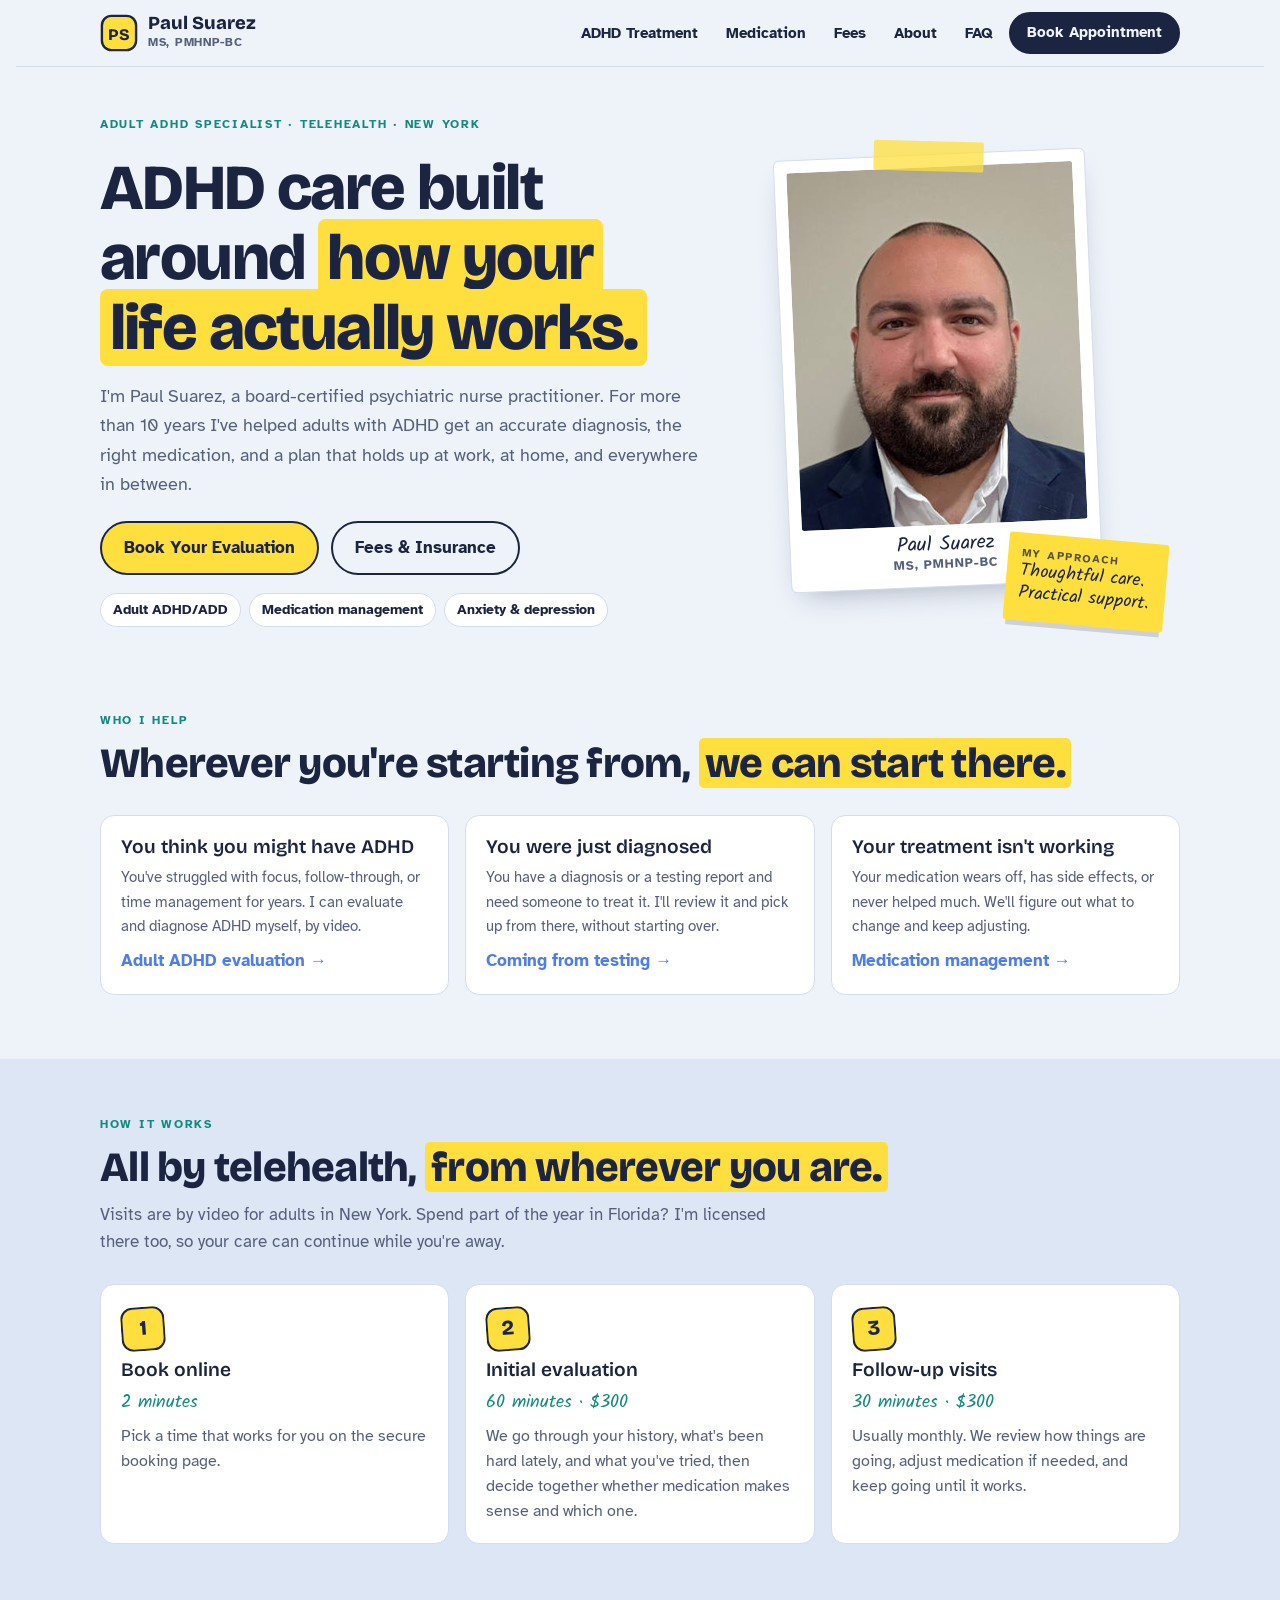
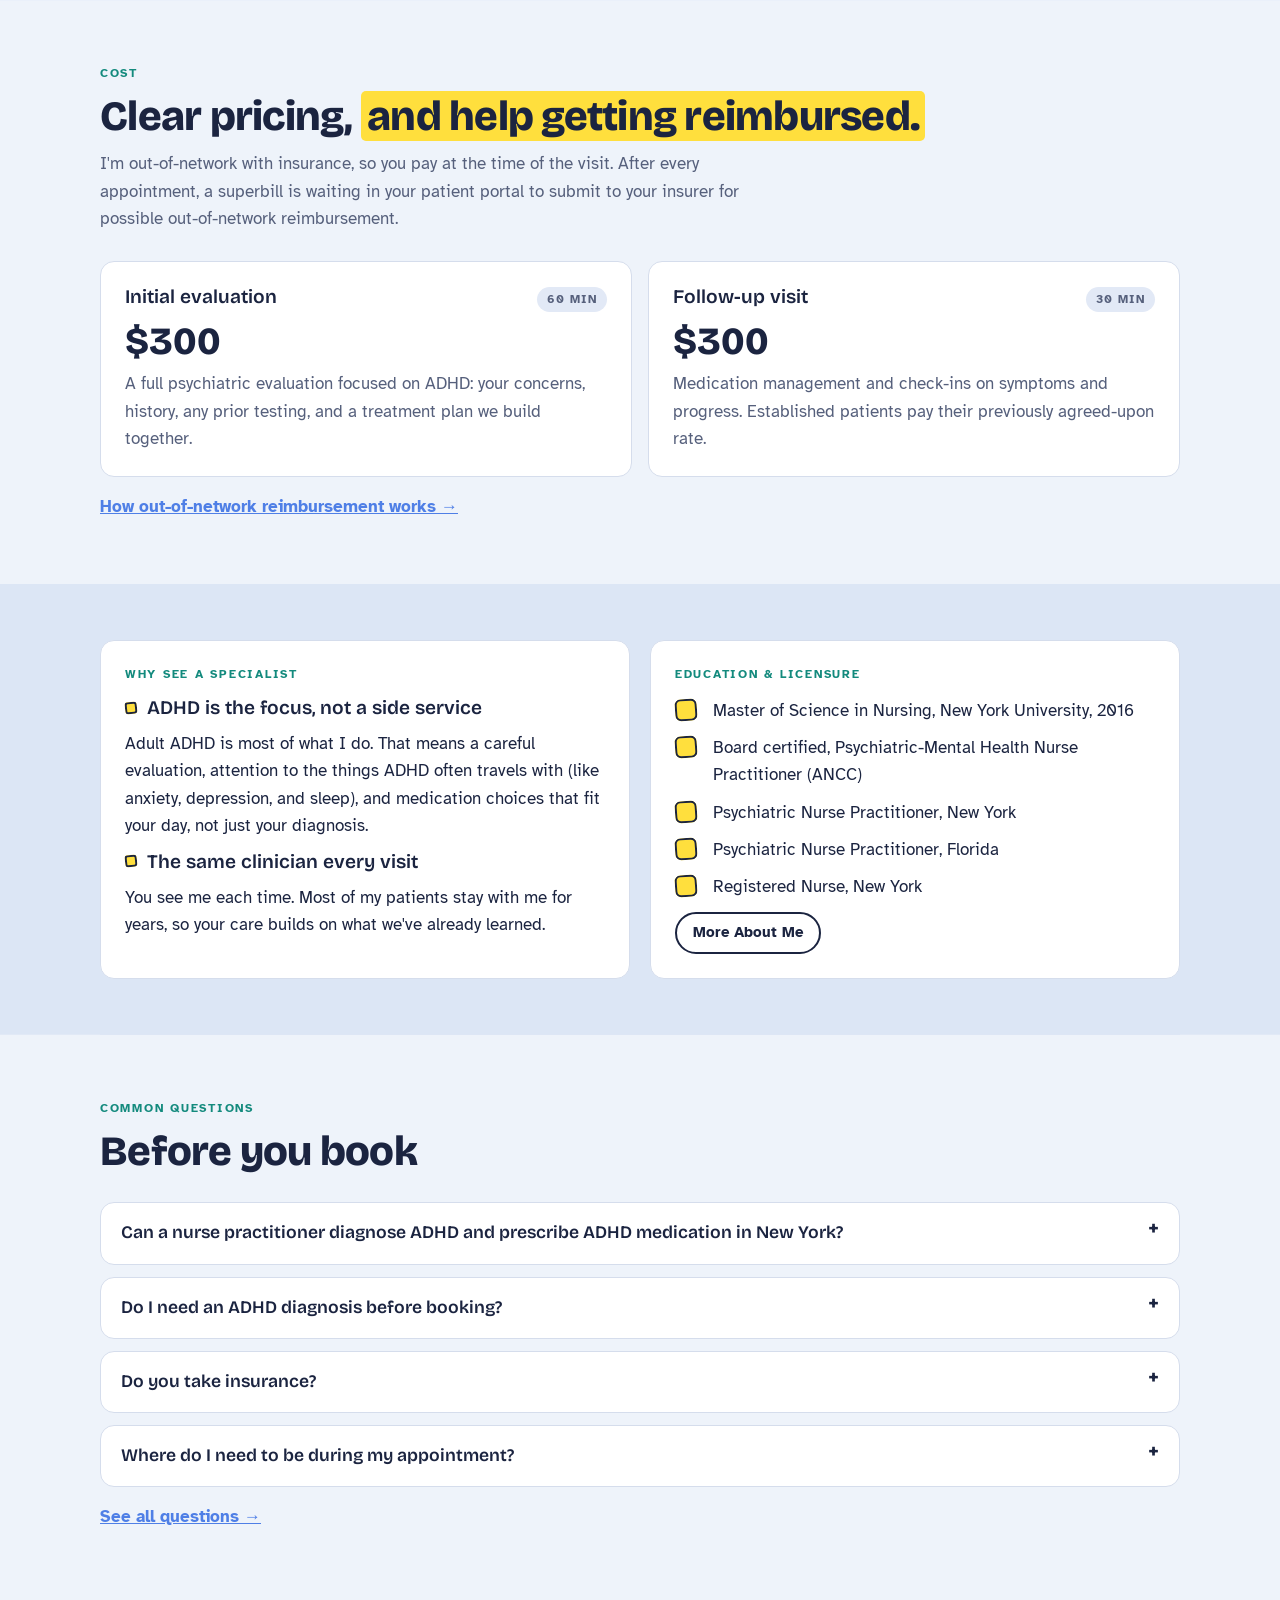
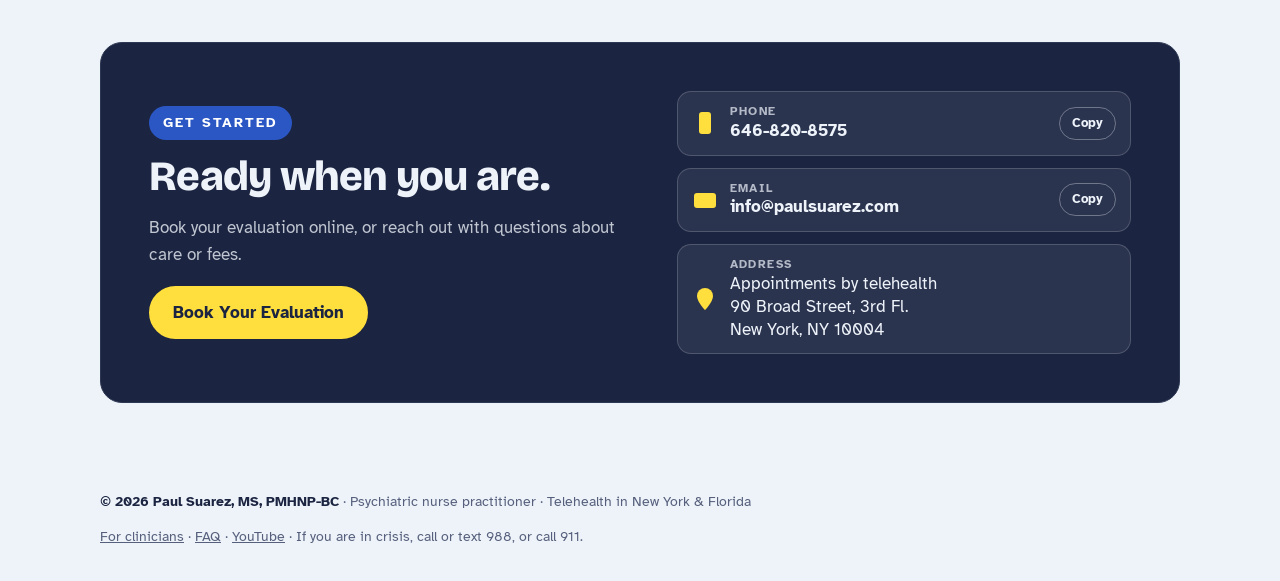
<file: index.html>
<!doctype html>
<html lang="en">
<head>
<meta charset="utf-8">
<meta name="viewport" content="width=device-width, initial-scale=1, viewport-fit=cover">
<title>Adult ADHD Specialist NYC | Telehealth ADHD Treatment | Paul Suarez, PMHNP-BC</title>
<meta name="description" content="Adult ADHD evaluation, diagnosis and medication management by telehealth across New York. Board-certified psychiatric NP, 10+ years. Book online.">
<link rel="canonical" href="https://www.paulsuarez.com/">
<link rel="icon" href="/favicon.png" type="image/png">
<link rel="apple-touch-icon" href="/apple-touch-icon.png">
<meta name="theme-color" content="#EEF3FA">
<meta property="og:type" content="website">
<meta property="og:site_name" content="Paul Suarez, PMHNP-BC">
<meta property="og:title" content="Paul Suarez, PMHNP-BC | Adult ADHD Specialist, NYC Telehealth">
<meta property="og:description" content="Adult ADHD evaluation, diagnosis and medication management by telehealth across New York. Board-certified psychiatric NP, 10+ years. Book online.">
<meta property="og:url" content="https://www.paulsuarez.com/">
<meta property="og:image" content="https://www.paulsuarez.com/og-banner.jpg">
<meta name="twitter:card" content="summary_large_image">
<script type="application/ld+json">{"@context":"https://schema.org","@graph":[{"@type":["MedicalBusiness","MedicalClinic"],"@id":"https://www.paulsuarez.com/#practice","name":"Paul Suarez, MS, PMHNP-BC","url":"https://www.paulsuarez.com/","description":"Telehealth adult ADHD evaluation, treatment and medication management in New York, plus care for anxiety and depression.","telephone":"+1-646-820-8575","email":"info@paulsuarez.com","image":"https://www.paulsuarez.com/headshot.jpg","logo":"https://www.paulsuarez.com/apple-touch-icon.png","address":{"@type":"PostalAddress","streetAddress":"90 Broad Street, 3rd Fl.","addressLocality":"New York","addressRegion":"NY","postalCode":"10004","addressCountry":"US"},"areaServed":[{"@type":"State","name":"New York"},{"@type":"State","name":"Florida"}],"medicalSpecialty":"Psychiatric","priceRange":"$300","availableService":[{"@type":"MedicalProcedure","name":"Adult ADHD evaluation","url":"https://www.paulsuarez.com/adult-adhd-treatment/"},{"@type":"MedicalProcedure","name":"ADHD medication management","url":"https://www.paulsuarez.com/adhd-medication-management/"}],"founder":{"@id":"https://www.paulsuarez.com/#paul"},"employee":{"@id":"https://www.paulsuarez.com/#paul"},"paymentAccepted":"Zelle, Venmo","isAcceptingNewPatients":true},{"@type":"Person","@id":"https://www.paulsuarez.com/#paul","name":"Paul Suarez","honorificSuffix":"MS, PMHNP-BC","jobTitle":"Psychiatric Mental Health Nurse Practitioner","description":"Board-certified psychiatric nurse practitioner specializing in adult ADHD, seeing patients by telehealth across New York.","url":"https://www.paulsuarez.com/about/","image":"https://www.paulsuarez.com/headshot.jpg","email":"info@paulsuarez.com","telephone":"+1-646-820-8575","alumniOf":{"@type":"CollegeOrUniversity","name":"New York University"},"hasCredential":[{"@type":"EducationalOccupationalCredential","credentialCategory":"degree","name":"Master of Science in Nursing","recognizedBy":{"@type":"CollegeOrUniversity","name":"New York University"}},{"@type":"EducationalOccupationalCredential","credentialCategory":"certification","name":"Psychiatric-Mental Health Nurse Practitioner, Board Certified (PMHNP-BC)","recognizedBy":{"@type":"Organization","name":"American Nurses Credentialing Center"}},{"@type":"EducationalOccupationalCredential","credentialCategory":"license","name":"Psychiatric Nurse Practitioner license, New York","recognizedBy":{"@type":"GovernmentOrganization","name":"New York State Education Department"}},{"@type":"EducationalOccupationalCredential","credentialCategory":"license","name":"Psychiatric Nurse Practitioner license, Florida","recognizedBy":{"@type":"GovernmentOrganization","name":"Florida Board of Nursing"}}],"knowsAbout":["Adult ADHD","ADHD diagnosis","ADHD medication management","Anxiety disorders","Depression","Telepsychiatry"],"identifier":{"@type":"PropertyValue","propertyID":"NPI","value":"1225581424"},"worksFor":{"@id":"https://www.paulsuarez.com/#practice"},"sameAs":["https://npiregistry.cms.hhs.gov/provider-view/1225581424","https://x.com/paulsuareznp","https://www.youtube.com/@PaulSuarezNP"]},{"@type":"WebSite","@id":"https://www.paulsuarez.com/#site","url":"https://www.paulsuarez.com/","name":"Paul Suarez, PMHNP-BC","publisher":{"@id":"https://www.paulsuarez.com/#practice"}},{"@type":"MedicalWebPage","@id":"https://www.paulsuarez.com/#page","url":"https://www.paulsuarez.com/","name":"Adult ADHD Specialist NYC | Telehealth ADHD Treatment | Paul Suarez, PMHNP-BC","description":"Adult ADHD evaluation, diagnosis and medication management by telehealth across New York. Board-certified psychiatric NP, 10+ years. Book online.","dateModified":"2026-11-02","inLanguage":"en-US","about":{"@id":"https://www.paulsuarez.com/#practice"},"reviewedBy":{"@id":"https://www.paulsuarez.com/#paul"},"lastReviewed":"2026-11-02","isPartOf":{"@type":"WebSite","@id":"https://www.paulsuarez.com/#site","url":"https://www.paulsuarez.com/","name":"Paul Suarez, PMHNP-BC"}},{"@type":"FAQPage","mainEntity":[{"@type":"Question","name":"Can a nurse practitioner diagnose ADHD and prescribe ADHD medication in New York?","acceptedAnswer":{"@type":"Answer","text":"Yes. In New York, psychiatric nurse practitioners can evaluate and diagnose ADHD and prescribe ADHD medication, including stimulants and other controlled medications, when it's clinically appropriate. I'm a board-certified psychiatric nurse practitioner licensed in New York and Florida."}},{"@type":"Question","name":"Do I need an ADHD diagnosis before booking?","acceptedAnswer":{"@type":"Answer","text":"No. I diagnose ADHD myself as part of the initial evaluation. If you've already been diagnosed, or you have a psychological or neuropsychological testing report, I'm glad to review it and pick up from there."}},{"@type":"Question","name":"Do you take insurance?","acceptedAnswer":{"@type":"Answer","text":"I'm out-of-network with insurance plans. You pay $300 per visit, and after each appointment a superbill is available in your patient portal to submit to your insurance for possible out-of-network reimbursement. How much comes back depends on your plan."}},{"@type":"Question","name":"Where do I need to be during my appointment?","acceptedAnswer":{"@type":"Answer","text":"You need to be physically located in New York or Florida, where I'm licensed, at the time of each video visit. Many patients split time between the two states, and care can continue in either one."}}]}]}</script>
<link rel="preconnect" href="https://fonts.googleapis.com">
<link rel="preconnect" href="https://fonts.gstatic.com" crossorigin>
<link rel="stylesheet" href="https://fonts.googleapis.com/css2?family=Atkinson+Hyperlegible:wght@400;700&family=Bricolage+Grotesque:opsz,wght@12..96,600;12..96,800&family=Kalam:wght@400;700&display=swap">
<link rel="stylesheet" href="/assets/site.css">
</head>
<body>
<header class="bar">
  <div class="wrap">
    <a class="brand" href="/" aria-label="Paul Suarez, home"><svg viewBox="0 0 40 40" aria-hidden="true"><rect x="2" y="2" width="36" height="36" rx="10" class="f-hl s"/><text x="20" y="27" text-anchor="middle" font-size="17" font-weight="800" class="t-onhl" style="font-family:var(--f-display)">PS</text></svg><span><b>Paul Suarez</b><small>MS, PMHNP-BC</small></span></a>
    <nav class="nav" aria-label="Main"><a class="l" href="/adult-adhd-treatment/">ADHD Treatment</a><a class="l" href="/adhd-medication-management/">Medication</a><a class="l" href="/fees/">Fees</a><a class="l" href="/about/">About</a><a class="l" href="/faq/">FAQ</a><a class="btn sm" href="https://intakeq.com/booking/2kvabe" target="_blank" rel="noopener">Book Appointment</a></nav>
  </div>
  <nav class="wrap mnav" aria-label="Pages"><a href="/adult-adhd-treatment/">ADHD Treatment</a><a href="/adhd-medication-management/">Medication</a><a href="/fees/">Fees</a><a href="/about/">About</a><a href="/faq/">FAQ</a></nav>
</header>
<main class="wrap" id="top">
  <section class="hero">
    <div class="hero-copy">
      <div class="eyebrow">Adult ADHD specialist · Telehealth · New York</div>
      <h1>ADHD care built around <span class="mark">how your life actually works.</span></h1>
      <p>I'm Paul Suarez, a board-certified psychiatric nurse practitioner. For more than 10 years I've helped adults with ADHD get an accurate diagnosis, the right medication, and a plan that holds up at work, at home, and everywhere in between.</p>
      <div class="cta">
        <a class="btn hl" href="https://intakeq.com/booking/2kvabe" target="_blank" rel="noopener">Book Your Evaluation</a>
        <a class="btn ghost" href="/fees/">Fees &amp; Insurance</a>
      </div>
      <div class="chips" aria-label="At a glance"><span class="chip">Adult ADHD/ADD</span><span class="chip">Medication management</span><span class="chip">Anxiety &amp; depression</span></div>
    </div>
    <div class="hero-art">
      <figure class="polaroid" style="margin-block:0">
        <div class="tape" aria-hidden="true"></div>
        <img src="/headshot.jpg" alt="Paul Suarez, psychiatric nurse practitioner" width="320" height="400">
        <figcaption>Paul Suarez<span>MS, PMHNP-BC</span></figcaption>
      </figure>
      <div class="note" aria-hidden="true"><b>MY APPROACH</b>Thoughtful care. Practical support.</div>
    </div>
  </section>

  <section id="who">
    <div class="sec-head">
      <div class="eyebrow">Who I help</div>
      <h2>Wherever you're starting from, <span class="mark">we can start there.</span></h2>
    </div>
    <div class="specs">
      <a class="card-link" href="/adult-adhd-treatment/"><h3>You think you might have ADHD</h3><p>You've struggled with focus, follow-through, or time management for years. I can evaluate and diagnose ADHD myself, by video.</p><span class="go">Adult ADHD evaluation →</span></a>
      <a class="card-link" href="/referrals/"><h3>You were just diagnosed</h3><p>You have a diagnosis or a testing report and need someone to treat it. I'll review it and pick up from there, without starting over.</p><span class="go">Coming from testing →</span></a>
      <a class="card-link" href="/adhd-medication-management/"><h3>Your treatment isn't working</h3><p>Your medication wears off, has side effects, or never helped much. We'll figure out what to change and keep adjusting.</p><span class="go">Medication management →</span></a>
    </div>
  </section>

  <section id="visits" class="band">
    <div class="sec-head">
      <div class="eyebrow">How it works</div>
      <h2>All by telehealth, <span class="mark">from wherever you are.</span></h2>
      <p>Visits are by video for adults in New York. Spend part of the year in Florida? I'm licensed there too, so your care can continue while you're away.</p>
    </div>
    <ol class="steps">
      <li><h3>Book online</h3><span class="len">2 minutes</span><p>Pick a time that works for you on the secure booking page.</p></li>
      <li><h3>Initial evaluation</h3><span class="len">60 minutes · $300</span><p>We go through your history, what's been hard lately, and what you've tried, then decide together whether medication makes sense and which one.</p></li>
      <li><h3>Follow-up visits</h3><span class="len">30 minutes · $300</span><p>Usually monthly. We review how things are going, adjust medication if needed, and keep going until it works.</p></li>
    </ol>
  </section>

  <section id="fees">
    <div class="sec-head">
      <div class="eyebrow">Cost</div>
      <h2>Clear pricing, <span class="mark">and help getting reimbursed.</span></h2>
      <p>I'm out-of-network with insurance, so you pay at the time of the visit. After every appointment, a superbill is waiting in your patient portal to submit to your insurer for possible out-of-network reimbursement.</p>
    </div>
    <div class="fees">
      <div class="fee">
        <div class="top"><h3>Initial evaluation</h3><span class="pill">60 min</span></div>
        <div class="price">$300</div>
        <p>A full psychiatric evaluation focused on ADHD: your concerns, history, any prior testing, and a treatment plan we build together.</p>
      </div>
      <div class="fee">
        <div class="top"><h3>Follow-up visit</h3><span class="pill">30 min</span></div>
        <div class="price">$300</div>
        <p>Medication management and check-ins on symptoms and progress. Established patients pay their previously agreed-upon rate.</p>
      </div>
    </div>
    <p class="muted" style="margin-top:16px"><a href="/fees/" style="color:var(--sky);font-weight:700">How out-of-network reimbursement works →</a></p>
  </section>

  <section id="why" class="band">
    <div class="two">
      <div class="box">
        <div class="eyebrow">Why see a specialist</div>
        <h3><span class="dot"></span>ADHD is the focus, not a side service</h3>
        <p>Adult ADHD is most of what I do. That means a careful evaluation, attention to the things ADHD often travels with (like anxiety, depression, and sleep), and medication choices that fit your day, not just your diagnosis.</p>
        <h3><span class="dot"></span>The same clinician every visit</h3>
        <p>You see me each time. Most of my patients stay with me for years, so your care builds on what we've already learned.</p>
      </div>
      <div class="box">
        <div class="eyebrow">Education &amp; licensure</div>
        <ul class="creds">
          <li>Master of Science in Nursing, New York University, 2016</li>
          <li>Board certified, Psychiatric-Mental Health Nurse Practitioner (ANCC)</li>
          <li>Psychiatric Nurse Practitioner, New York</li>
          <li>Psychiatric Nurse Practitioner, Florida</li>
          <li>Registered Nurse, New York</li>
        </ul>
        <a class="btn ghost sm" href="/about/" style="justify-self:start">More About Me</a>
      </div>
    </div>
  </section>

  <section id="faq">
    <div class="sec-head">
      <div class="eyebrow">Common questions</div>
      <h2>Before you book</h2>
    </div>
    <div class="faq"><details><summary>Can a nurse practitioner diagnose ADHD and prescribe ADHD medication in New York?</summary><p>Yes. In New York, psychiatric nurse practitioners can evaluate and diagnose ADHD and prescribe ADHD medication, including stimulants and other controlled medications, when it's clinically appropriate. I'm a board-certified psychiatric nurse practitioner licensed in New York and Florida.</p></details><details><summary>Do I need an ADHD diagnosis before booking?</summary><p>No. I diagnose ADHD myself as part of the initial evaluation. If you've already been diagnosed, or you have a psychological or neuropsychological testing report, I'm glad to review it and pick up from there.</p></details><details><summary>Do you take insurance?</summary><p>I'm out-of-network with insurance plans. You pay $300 per visit, and after each appointment a superbill is available in your patient portal to submit to your insurance for possible out-of-network reimbursement. How much comes back depends on your plan.</p></details><details><summary>Where do I need to be during my appointment?</summary><p>You need to be physically located in New York or Florida, where I'm licensed, at the time of each video visit. Many patients split time between the two states, and care can continue in either one.</p></details></div>
    <p style="margin-top:16px"><a href="/faq/" style="color:var(--sky);font-weight:700">See all questions →</a></p>
  </section>
  <section id="contact">
    <div class="contact">
      <div style="display:grid;gap:14px">
        <div class="eyebrow" style="justify-self:start;background:#2B57C4;color:#fff;padding:6px 14px;border-radius:999px;font-size:.85rem">Get started</div>
        <h2>Ready when you are.</h2>
        <p>Book your evaluation online, or reach out with questions about care or fees.</p>
        <div class="cta"><a class="btn hl" href="https://intakeq.com/booking/2kvabe" target="_blank" rel="noopener">Book Your Evaluation</a></div>
      </div>
      <div class="cinfo">
        <div class="crow">
          <svg viewBox="0 0 26 26" aria-hidden="true"><rect x="7" y="2" width="12" height="22" rx="3" class="f-hl"/></svg>
          <span><small>Phone</small><a href="tel:+16468208575">646-820-8575</a></span>
          <button class="copy" data-copy="646-820-8575">Copy</button>
        </div>
        <div class="crow">
          <svg viewBox="0 0 26 26" aria-hidden="true"><rect x="2" y="6" width="22" height="15" rx="3" class="f-hl"/></svg>
          <span><small>Email</small><a href="mailto:info@paulsuarez.com">info@paulsuarez.com</a></span>
          <button class="copy" data-copy="info@paulsuarez.com">Copy</button>
        </div>
        <div class="crow">
          <svg viewBox="0 0 26 26" aria-hidden="true"><path d="M13 2a8 8 0 0 0-8 8c0 6 8 14 8 14s8-8 8-14a8 8 0 0 0-8-8z" class="f-hl"/></svg>
          <span><small>Address</small>Appointments by telehealth<br>90 Broad Street, 3rd Fl.<br>New York, NY 10004</span>
          <span></span>
        </div>
      </div>
    </div>
  </section>
  <footer>
    <span><b>© 2026 Paul Suarez, MS, PMHNP-BC</b> · Psychiatric nurse practitioner · Telehealth in New York &amp; Florida</span>
    <span><a href="/referrals/">For clinicians</a> · <a href="/faq/">FAQ</a> · <a href="https://www.youtube.com/@PaulSuarezNP" target="_blank" rel="noopener me">YouTube</a> · If you are in crisis, call or text 988, or call 911.</span>
  </footer>
</main>
<script>
document.querySelectorAll('.copy').forEach(b=>b.addEventListener('click',()=>{
  const t=b.dataset.copy, done=()=>{const o=b.textContent;b.textContent='Copied';setTimeout(()=>b.textContent=o,1400)};
  try{navigator.clipboard.writeText(t).then(done,()=>sel(b))}catch(e){sel(b)}
  function sel(btn){const s=btn.parentElement.querySelector('a');const r=document.createRange();r.selectNodeContents(s);const w=getSelection();w.removeAllRanges();w.addRange(r)}
}));
</script>
</body>
</html>
</file>
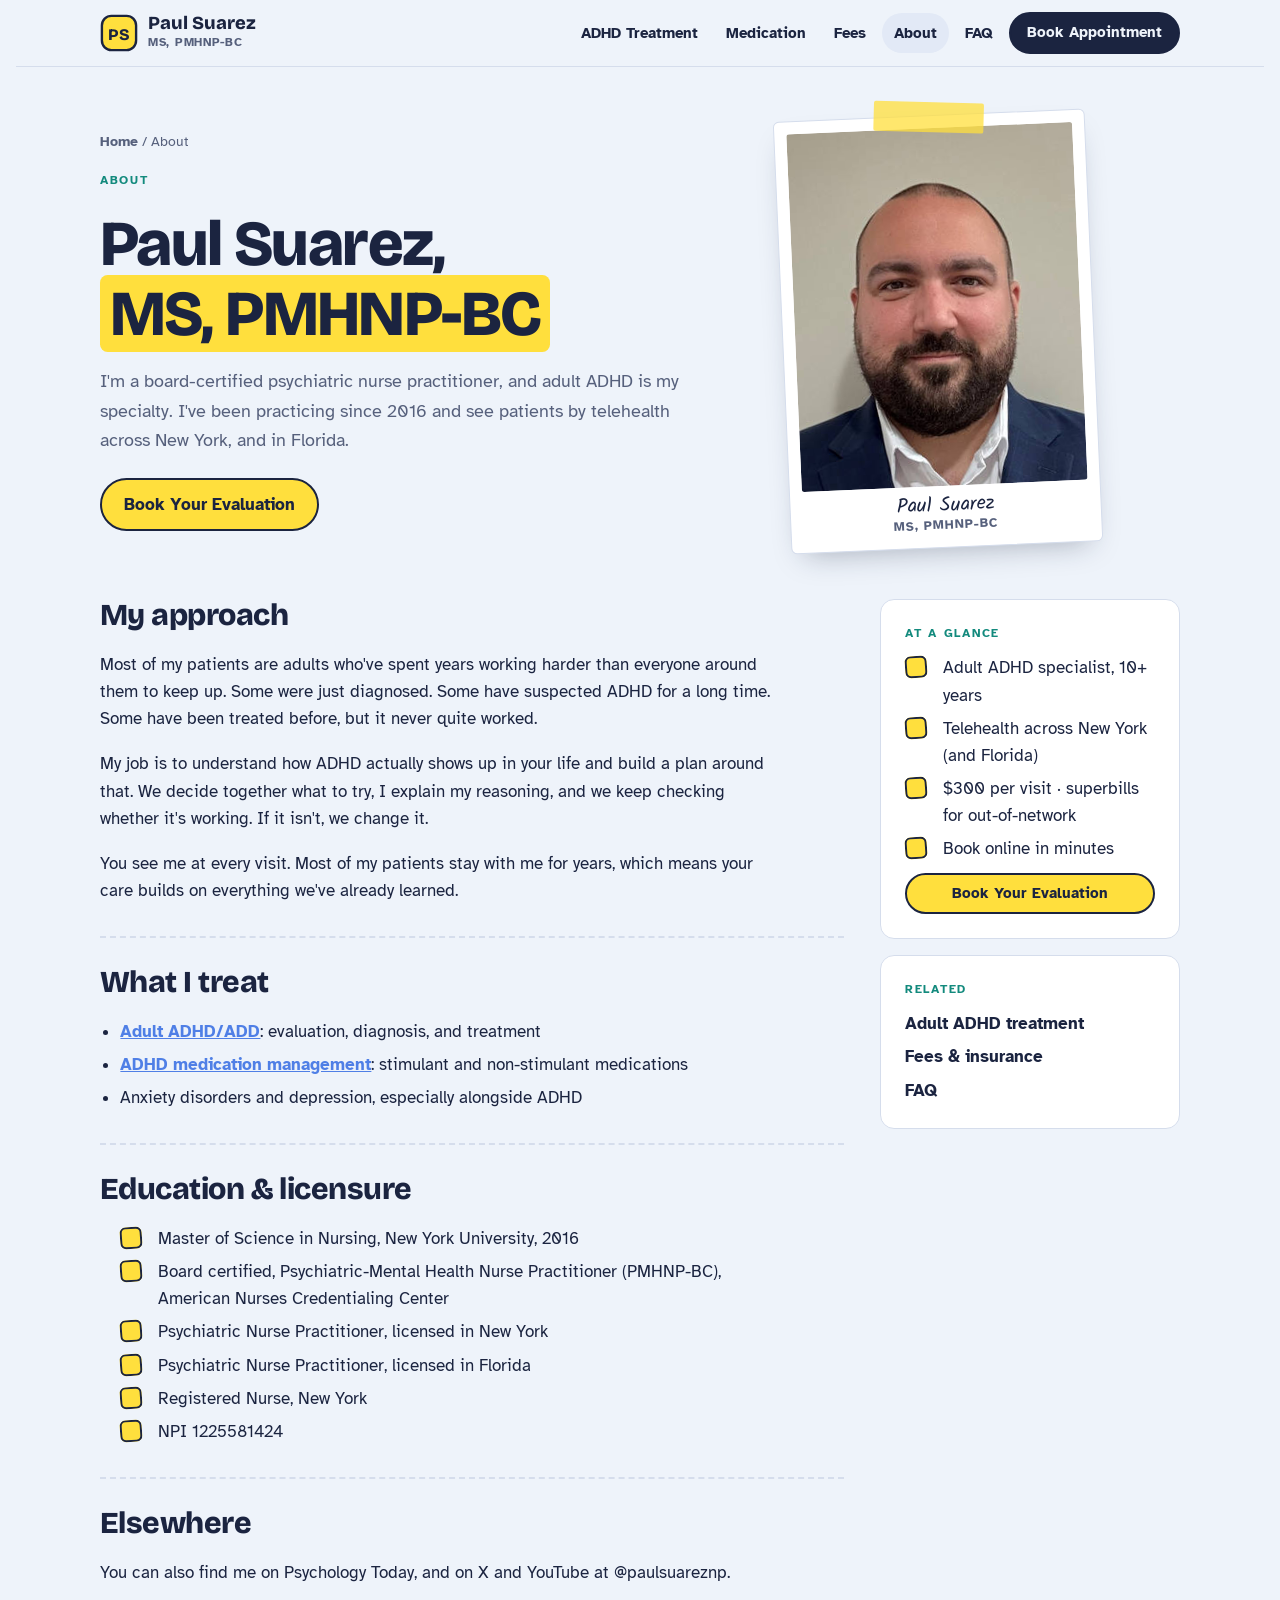
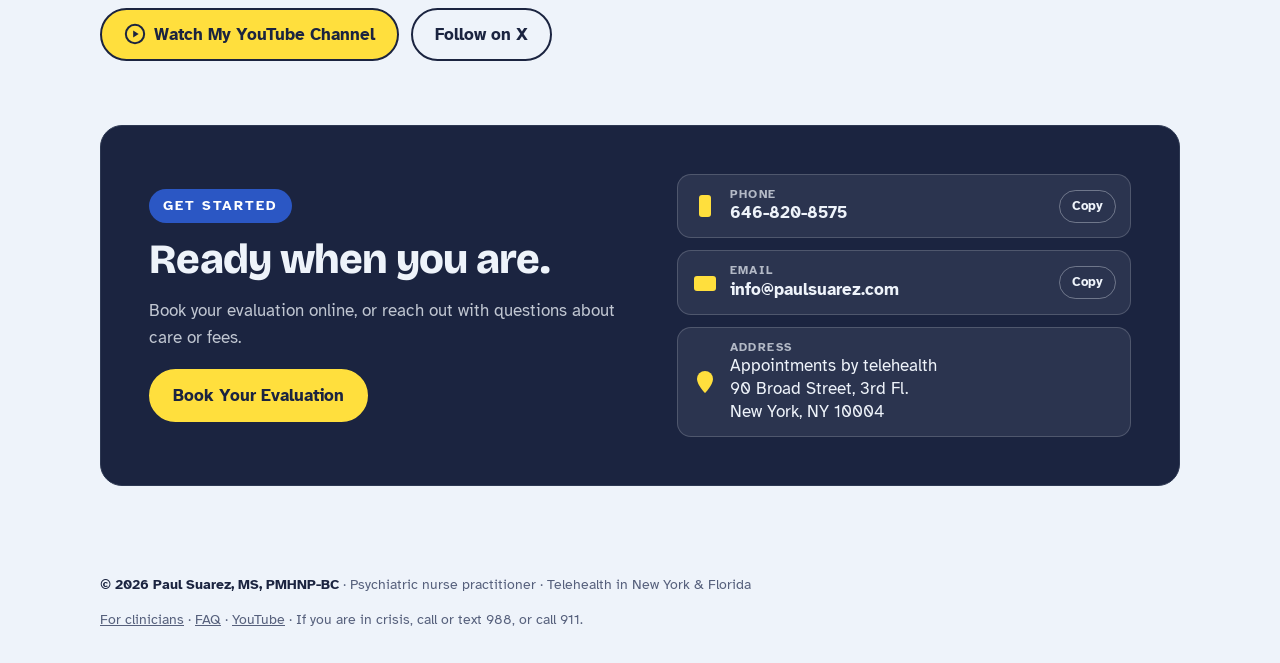
<file: about/index.html>
<!doctype html>
<html lang="en">
<head>
<meta charset="utf-8">
<meta name="viewport" content="width=device-width, initial-scale=1, viewport-fit=cover">
<title>About Paul Suarez, MS, PMHNP-BC | Adult ADHD Specialist, New York</title>
<meta name="description" content="Paul Suarez is a board-certified psychiatric nurse practitioner trained at NYU who has specialized in adult ADHD for more than 10 years, seeing patients by telehealth.">
<link rel="canonical" href="https://www.paulsuarez.com/about/">
<link rel="icon" href="/favicon.png" type="image/png">
<link rel="apple-touch-icon" href="/apple-touch-icon.png">
<meta name="theme-color" content="#EEF3FA">
<meta property="og:type" content="website">
<meta property="og:site_name" content="Paul Suarez, PMHNP-BC">
<meta property="og:title" content="About Paul Suarez, MS, PMHNP-BC | Adult ADHD Specialist, New York">
<meta property="og:description" content="Paul Suarez is a board-certified psychiatric nurse practitioner trained at NYU who has specialized in adult ADHD for more than 10 years, seeing patients by telehealth.">
<meta property="og:url" content="https://www.paulsuarez.com/about/">
<meta property="og:image" content="https://www.paulsuarez.com/og-banner.jpg">
<meta name="twitter:card" content="summary_large_image">
<script type="application/ld+json">{"@context":"https://schema.org","@graph":[{"@type":["MedicalBusiness","MedicalClinic"],"@id":"https://www.paulsuarez.com/#practice","name":"Paul Suarez, MS, PMHNP-BC","url":"https://www.paulsuarez.com/","description":"Telehealth adult ADHD evaluation, treatment and medication management in New York, plus care for anxiety and depression.","telephone":"+1-646-820-8575","email":"info@paulsuarez.com","image":"https://www.paulsuarez.com/headshot.jpg","logo":"https://www.paulsuarez.com/apple-touch-icon.png","address":{"@type":"PostalAddress","streetAddress":"90 Broad Street, 3rd Fl.","addressLocality":"New York","addressRegion":"NY","postalCode":"10004","addressCountry":"US"},"areaServed":[{"@type":"State","name":"New York"},{"@type":"State","name":"Florida"}],"medicalSpecialty":"Psychiatric","priceRange":"$300","availableService":[{"@type":"MedicalProcedure","name":"Adult ADHD evaluation","url":"https://www.paulsuarez.com/adult-adhd-treatment/"},{"@type":"MedicalProcedure","name":"ADHD medication management","url":"https://www.paulsuarez.com/adhd-medication-management/"}],"founder":{"@id":"https://www.paulsuarez.com/#paul"},"employee":{"@id":"https://www.paulsuarez.com/#paul"},"paymentAccepted":"Zelle, Venmo","isAcceptingNewPatients":true},{"@type":"Person","@id":"https://www.paulsuarez.com/#paul","name":"Paul Suarez","honorificSuffix":"MS, PMHNP-BC","jobTitle":"Psychiatric Mental Health Nurse Practitioner","description":"Board-certified psychiatric nurse practitioner specializing in adult ADHD, seeing patients by telehealth across New York.","url":"https://www.paulsuarez.com/about/","image":"https://www.paulsuarez.com/headshot.jpg","email":"info@paulsuarez.com","telephone":"+1-646-820-8575","alumniOf":{"@type":"CollegeOrUniversity","name":"New York University"},"hasCredential":[{"@type":"EducationalOccupationalCredential","credentialCategory":"degree","name":"Master of Science in Nursing","recognizedBy":{"@type":"CollegeOrUniversity","name":"New York University"}},{"@type":"EducationalOccupationalCredential","credentialCategory":"certification","name":"Psychiatric-Mental Health Nurse Practitioner, Board Certified (PMHNP-BC)","recognizedBy":{"@type":"Organization","name":"American Nurses Credentialing Center"}},{"@type":"EducationalOccupationalCredential","credentialCategory":"license","name":"Psychiatric Nurse Practitioner license, New York","recognizedBy":{"@type":"GovernmentOrganization","name":"New York State Education Department"}},{"@type":"EducationalOccupationalCredential","credentialCategory":"license","name":"Psychiatric Nurse Practitioner license, Florida","recognizedBy":{"@type":"GovernmentOrganization","name":"Florida Board of Nursing"}}],"knowsAbout":["Adult ADHD","ADHD diagnosis","ADHD medication management","Anxiety disorders","Depression","Telepsychiatry"],"identifier":{"@type":"PropertyValue","propertyID":"NPI","value":"1225581424"},"worksFor":{"@id":"https://www.paulsuarez.com/#practice"},"sameAs":["https://npiregistry.cms.hhs.gov/provider-view/1225581424","https://x.com/paulsuareznp","https://www.youtube.com/@PaulSuarezNP"]},{"@type":"ProfilePage","@id":"https://www.paulsuarez.com/about/#page","url":"https://www.paulsuarez.com/about/","name":"About Paul Suarez, MS, PMHNP-BC | Adult ADHD Specialist, New York","description":"Paul Suarez is a board-certified psychiatric nurse practitioner trained at NYU who has specialized in adult ADHD for more than 10 years, seeing patients by telehealth.","dateModified":"2026-11-02","inLanguage":"en-US","about":{"@id":"https://www.paulsuarez.com/#practice"},"reviewedBy":{"@id":"https://www.paulsuarez.com/#paul"},"lastReviewed":"2026-11-02","isPartOf":{"@type":"WebSite","@id":"https://www.paulsuarez.com/#site","url":"https://www.paulsuarez.com/","name":"Paul Suarez, PMHNP-BC"},"mainEntity":{"@id":"https://www.paulsuarez.com/#paul"}},{"@type":"BreadcrumbList","itemListElement":[{"@type":"ListItem","position":1,"name":"Home","item":"https://www.paulsuarez.com/"},{"@type":"ListItem","position":2,"name":"About","item":"https://www.paulsuarez.com/about/"}]}]}</script>
<link rel="preconnect" href="https://fonts.googleapis.com">
<link rel="preconnect" href="https://fonts.gstatic.com" crossorigin>
<link rel="stylesheet" href="https://fonts.googleapis.com/css2?family=Atkinson+Hyperlegible:wght@400;700&family=Bricolage+Grotesque:opsz,wght@12..96,600;12..96,800&family=Kalam:wght@400;700&display=swap">
<link rel="stylesheet" href="/assets/site.css">
</head>
<body>
<header class="bar">
  <div class="wrap">
    <a class="brand" href="/" aria-label="Paul Suarez, home"><svg viewBox="0 0 40 40" aria-hidden="true"><rect x="2" y="2" width="36" height="36" rx="10" class="f-hl s"/><text x="20" y="27" text-anchor="middle" font-size="17" font-weight="800" class="t-onhl" style="font-family:var(--f-display)">PS</text></svg><span><b>Paul Suarez</b><small>MS, PMHNP-BC</small></span></a>
    <nav class="nav" aria-label="Main"><a class="l" href="/adult-adhd-treatment/">ADHD Treatment</a><a class="l" href="/adhd-medication-management/">Medication</a><a class="l" href="/fees/">Fees</a><a class="l" href="/about/" aria-current="page">About</a><a class="l" href="/faq/">FAQ</a><a class="btn sm" href="https://intakeq.com/booking/2kvabe" target="_blank" rel="noopener">Book Appointment</a></nav>
  </div>
  <nav class="wrap mnav" aria-label="Pages"><a href="/adult-adhd-treatment/">ADHD Treatment</a><a href="/adhd-medication-management/">Medication</a><a href="/fees/">Fees</a><a href="/about/" aria-current="page">About</a><a href="/faq/">FAQ</a></nav>
</header>
<main class="wrap" id="top">
  <section class="hero">
    <div class="hero-copy">
      <div class="crumbs"><a href="/">Home</a> / About</div>
      <div class="eyebrow">About</div>
      <h1>Paul Suarez, <span class="mark">MS, PMHNP-BC</span></h1>
      <p>I'm a board-certified psychiatric nurse practitioner, and adult ADHD is my specialty. I've been practicing since 2016 and see patients by telehealth across New York, and in Florida.</p>
      <div class="cta"><a class="btn hl" href="https://intakeq.com/booking/2kvabe" target="_blank" rel="noopener">Book Your Evaluation</a></div>
    </div>
    <div class="hero-art">
      <figure class="polaroid" style="margin-block:0">
        <div class="tape" aria-hidden="true"></div>
        <img src="/headshot.jpg" alt="Paul Suarez, psychiatric nurse practitioner" width="320" height="400">
        <figcaption>Paul Suarez<span>MS, PMHNP-BC</span></figcaption>
      </figure>
    </div>
  </section>
  <div class="layout">
    <article class="prose">
      <h2>My approach</h2>
      <p>Most of my patients are adults who've spent years working harder than everyone around them to keep up. Some were just diagnosed. Some have suspected ADHD for a long time. Some have been treated before, but it never quite worked.</p>
      <p>My job is to understand how ADHD actually shows up in your life and build a plan around that. We decide together what to try, I explain my reasoning, and we keep checking whether it's working. If it isn't, we change it.</p>
      <p>You see me at every visit. Most of my patients stay with me for years, which means your care builds on everything we've already learned.</p>

      <h2>What I treat</h2>
      <ul>
        <li><a href="/adult-adhd-treatment/">Adult ADHD/ADD</a>: evaluation, diagnosis, and treatment</li>
        <li><a href="/adhd-medication-management/">ADHD medication management</a>: stimulant and non-stimulant medications</li>
        <li>Anxiety disorders and depression, especially alongside ADHD</li>
      </ul>

      <h2>Education &amp; licensure</h2>
      <ul class="creds">
        <li>Master of Science in Nursing, New York University, 2016</li>
        <li>Board certified, Psychiatric-Mental Health Nurse Practitioner (PMHNP-BC), American Nurses Credentialing Center</li>
        <li>Psychiatric Nurse Practitioner, licensed in New York</li>
        <li>Psychiatric Nurse Practitioner, licensed in Florida</li>
        <li>Registered Nurse, New York</li>
        <li>NPI 1225581424</li>
      </ul>

      <h2>Elsewhere</h2>
      <p>You can also find me on Psychology Today, and on X and YouTube at @paulsuareznp.</p>
      <div class="cta">
        <a class="btn hl" href="https://www.youtube.com/@PaulSuarezNP" target="_blank" rel="noopener me"><svg viewBox="0 0 24 24" width="22" height="22" aria-hidden="true"><circle cx="12" cy="12" r="10" fill="none" stroke="currentColor" stroke-width="2.2"/><path d="M10 8.2v7.6l6-3.8z" fill="currentColor"/></svg>Watch My YouTube Channel</a>
        <a class="btn ghost" href="https://x.com/paulsuareznp" target="_blank" rel="noopener me">Follow on X</a>
      </div>
    </article>
    <aside class="aside">
      <div class="box">
        <div class="eyebrow">At a glance</div>
        <ul class="checks">
          <li>Adult ADHD specialist, 10+ years</li>
          <li>Telehealth across New York (and Florida)</li>
          <li>$300 per visit · superbills for out-of-network</li>
          <li>Book online in minutes</li>
        </ul>
        <a class="btn hl sm" href="https://intakeq.com/booking/2kvabe" target="_blank" rel="noopener">Book Your Evaluation</a>
      </div>
      <div class="box">
        <div class="eyebrow">Related</div>
        <ul><li><a href="/adult-adhd-treatment/">Adult ADHD treatment</a></li><li><a href="/fees/">Fees & insurance</a></li><li><a href="/faq/">FAQ</a></li></ul>
      </div>
    </aside>
  </div>
  <section id="contact">
    <div class="contact">
      <div style="display:grid;gap:14px">
        <div class="eyebrow" style="justify-self:start;background:#2B57C4;color:#fff;padding:6px 14px;border-radius:999px;font-size:.85rem">Get started</div>
        <h2>Ready when you are.</h2>
        <p>Book your evaluation online, or reach out with questions about care or fees.</p>
        <div class="cta"><a class="btn hl" href="https://intakeq.com/booking/2kvabe" target="_blank" rel="noopener">Book Your Evaluation</a></div>
      </div>
      <div class="cinfo">
        <div class="crow">
          <svg viewBox="0 0 26 26" aria-hidden="true"><rect x="7" y="2" width="12" height="22" rx="3" class="f-hl"/></svg>
          <span><small>Phone</small><a href="tel:+16468208575">646-820-8575</a></span>
          <button class="copy" data-copy="646-820-8575">Copy</button>
        </div>
        <div class="crow">
          <svg viewBox="0 0 26 26" aria-hidden="true"><rect x="2" y="6" width="22" height="15" rx="3" class="f-hl"/></svg>
          <span><small>Email</small><a href="mailto:info@paulsuarez.com">info@paulsuarez.com</a></span>
          <button class="copy" data-copy="info@paulsuarez.com">Copy</button>
        </div>
        <div class="crow">
          <svg viewBox="0 0 26 26" aria-hidden="true"><path d="M13 2a8 8 0 0 0-8 8c0 6 8 14 8 14s8-8 8-14a8 8 0 0 0-8-8z" class="f-hl"/></svg>
          <span><small>Address</small>Appointments by telehealth<br>90 Broad Street, 3rd Fl.<br>New York, NY 10004</span>
          <span></span>
        </div>
      </div>
    </div>
  </section>
  <footer>
    <span><b>© 2026 Paul Suarez, MS, PMHNP-BC</b> · Psychiatric nurse practitioner · Telehealth in New York &amp; Florida</span>
    <span><a href="/referrals/">For clinicians</a> · <a href="/faq/">FAQ</a> · <a href="https://www.youtube.com/@PaulSuarezNP" target="_blank" rel="noopener me">YouTube</a> · If you are in crisis, call or text 988, or call 911.</span>
  </footer>
</main>
<script>
document.querySelectorAll('.copy').forEach(b=>b.addEventListener('click',()=>{
  const t=b.dataset.copy, done=()=>{const o=b.textContent;b.textContent='Copied';setTimeout(()=>b.textContent=o,1400)};
  try{navigator.clipboard.writeText(t).then(done,()=>sel(b))}catch(e){sel(b)}
  function sel(btn){const s=btn.parentElement.querySelector('a');const r=document.createRange();r.selectNodeContents(s);const w=getSelection();w.removeAllRanges();w.addRange(r)}
}));
</script>
</body>
</html>
</file>
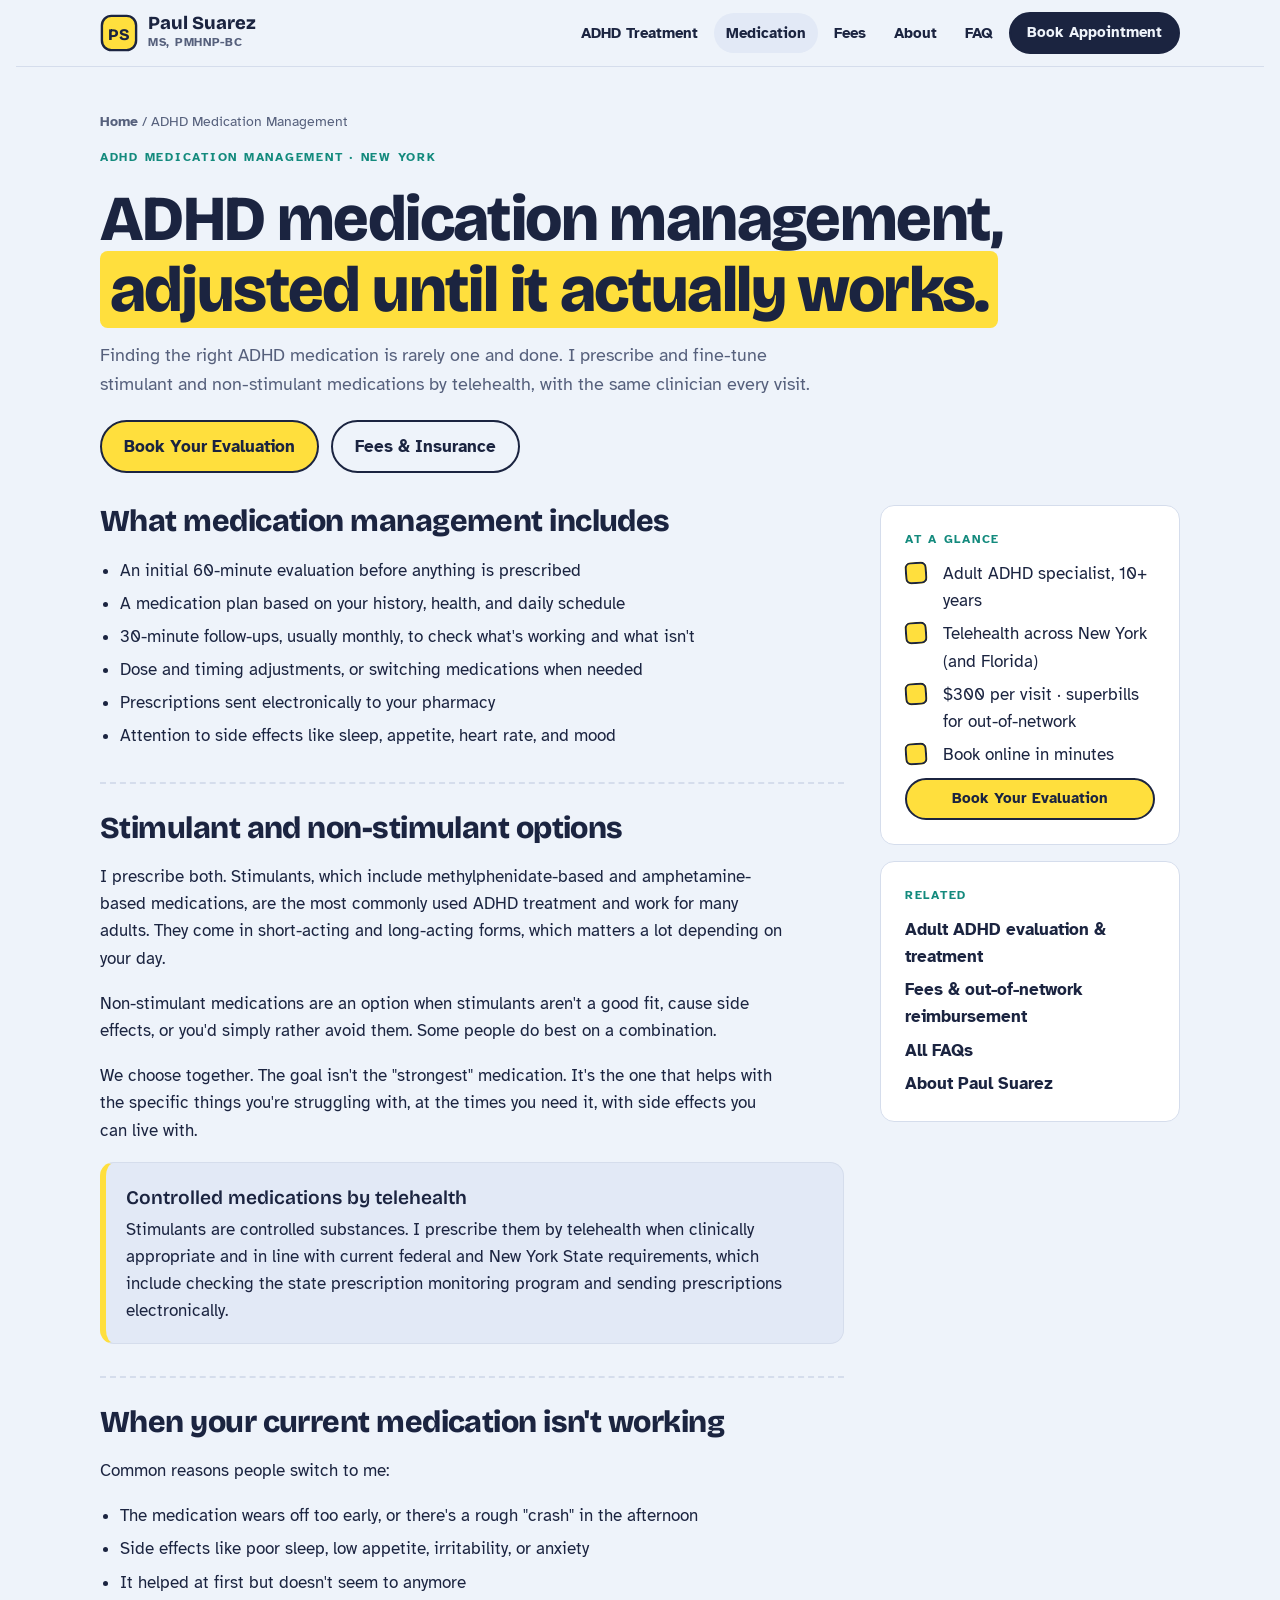
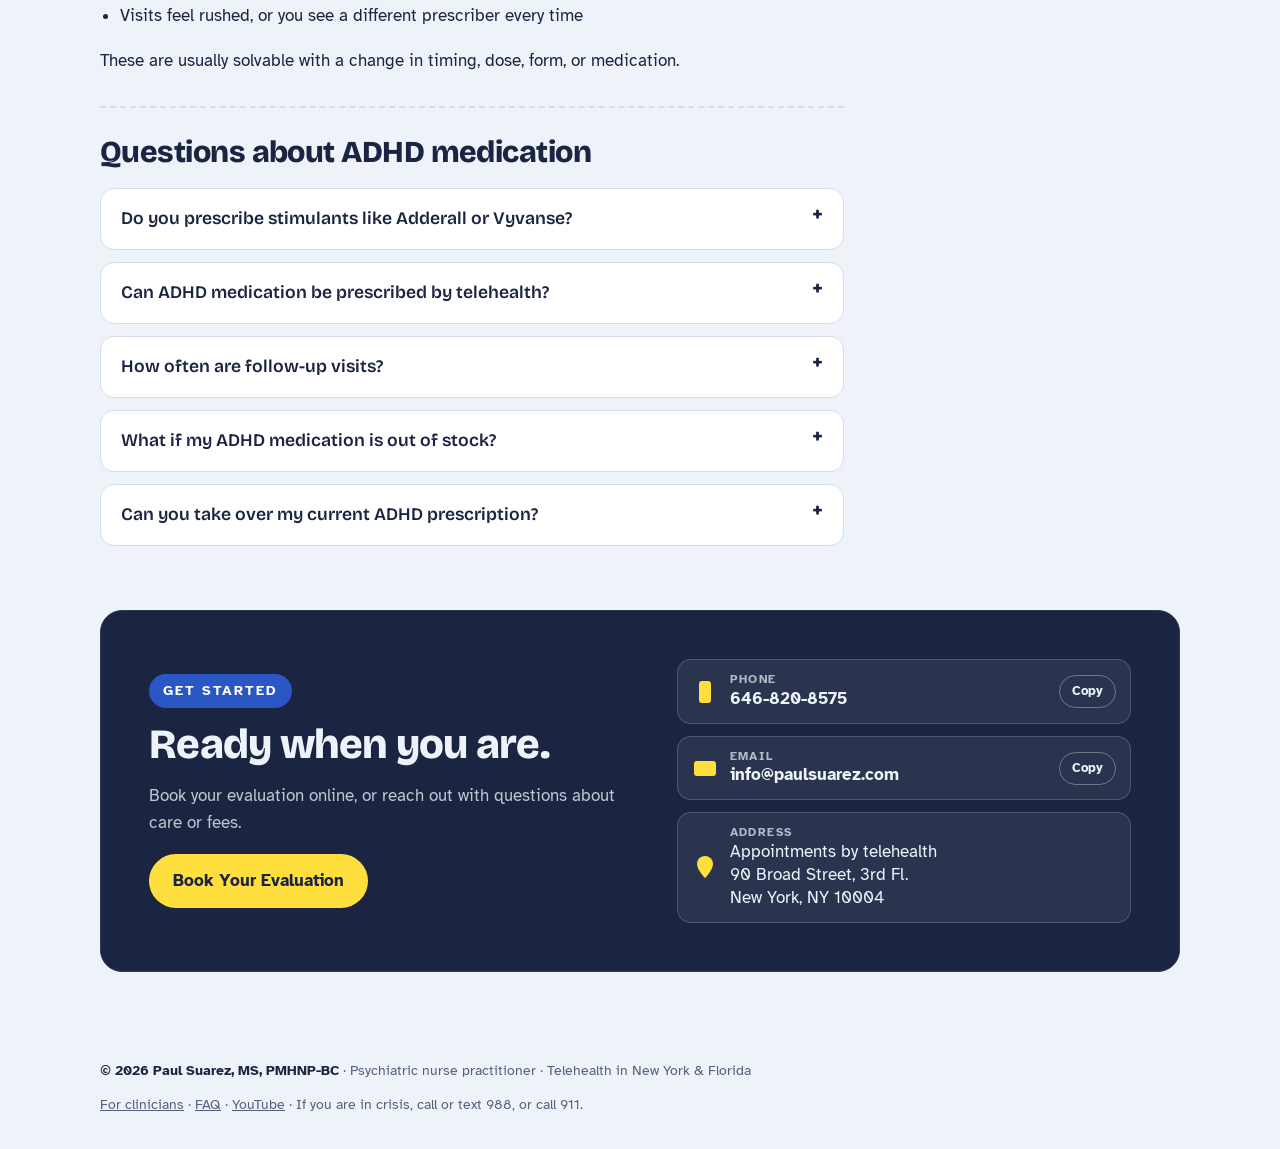
<file: adhd-medication-management/index.html>
<!doctype html>
<html lang="en">
<head>
<meta charset="utf-8">
<meta name="viewport" content="width=device-width, initial-scale=1, viewport-fit=cover">
<title>ADHD Medication Management in NYC by Telehealth | Paul Suarez, PMHNP-BC</title>
<meta name="description" content="ADHD medication management by video in New York: stimulants and non-stimulants, prescribed and adjusted by a board-certified psychiatric NP who specializes in adult ADHD.">
<link rel="canonical" href="https://www.paulsuarez.com/adhd-medication-management/">
<link rel="icon" href="/favicon.png" type="image/png">
<link rel="apple-touch-icon" href="/apple-touch-icon.png">
<meta name="theme-color" content="#EEF3FA">
<meta property="og:type" content="website">
<meta property="og:site_name" content="Paul Suarez, PMHNP-BC">
<meta property="og:title" content="ADHD Medication Management in NYC by Telehealth | Paul Suarez, PMHNP-BC">
<meta property="og:description" content="ADHD medication management by video in New York: stimulants and non-stimulants, prescribed and adjusted by a board-certified psychiatric NP who specializes in adult ADHD.">
<meta property="og:url" content="https://www.paulsuarez.com/adhd-medication-management/">
<meta property="og:image" content="https://www.paulsuarez.com/og-banner.jpg">
<meta name="twitter:card" content="summary_large_image">
<script type="application/ld+json">{"@context":"https://schema.org","@graph":[{"@type":["MedicalBusiness","MedicalClinic"],"@id":"https://www.paulsuarez.com/#practice","name":"Paul Suarez, MS, PMHNP-BC","url":"https://www.paulsuarez.com/","description":"Telehealth adult ADHD evaluation, treatment and medication management in New York, plus care for anxiety and depression.","telephone":"+1-646-820-8575","email":"info@paulsuarez.com","image":"https://www.paulsuarez.com/headshot.jpg","logo":"https://www.paulsuarez.com/apple-touch-icon.png","address":{"@type":"PostalAddress","streetAddress":"90 Broad Street, 3rd Fl.","addressLocality":"New York","addressRegion":"NY","postalCode":"10004","addressCountry":"US"},"areaServed":[{"@type":"State","name":"New York"},{"@type":"State","name":"Florida"}],"medicalSpecialty":"Psychiatric","priceRange":"$300","availableService":[{"@type":"MedicalProcedure","name":"Adult ADHD evaluation","url":"https://www.paulsuarez.com/adult-adhd-treatment/"},{"@type":"MedicalProcedure","name":"ADHD medication management","url":"https://www.paulsuarez.com/adhd-medication-management/"}],"founder":{"@id":"https://www.paulsuarez.com/#paul"},"employee":{"@id":"https://www.paulsuarez.com/#paul"},"paymentAccepted":"Zelle, Venmo","isAcceptingNewPatients":true},{"@type":"Person","@id":"https://www.paulsuarez.com/#paul","name":"Paul Suarez","honorificSuffix":"MS, PMHNP-BC","jobTitle":"Psychiatric Mental Health Nurse Practitioner","description":"Board-certified psychiatric nurse practitioner specializing in adult ADHD, seeing patients by telehealth across New York.","url":"https://www.paulsuarez.com/about/","image":"https://www.paulsuarez.com/headshot.jpg","email":"info@paulsuarez.com","telephone":"+1-646-820-8575","alumniOf":{"@type":"CollegeOrUniversity","name":"New York University"},"hasCredential":[{"@type":"EducationalOccupationalCredential","credentialCategory":"degree","name":"Master of Science in Nursing","recognizedBy":{"@type":"CollegeOrUniversity","name":"New York University"}},{"@type":"EducationalOccupationalCredential","credentialCategory":"certification","name":"Psychiatric-Mental Health Nurse Practitioner, Board Certified (PMHNP-BC)","recognizedBy":{"@type":"Organization","name":"American Nurses Credentialing Center"}},{"@type":"EducationalOccupationalCredential","credentialCategory":"license","name":"Psychiatric Nurse Practitioner license, New York","recognizedBy":{"@type":"GovernmentOrganization","name":"New York State Education Department"}},{"@type":"EducationalOccupationalCredential","credentialCategory":"license","name":"Psychiatric Nurse Practitioner license, Florida","recognizedBy":{"@type":"GovernmentOrganization","name":"Florida Board of Nursing"}}],"knowsAbout":["Adult ADHD","ADHD diagnosis","ADHD medication management","Anxiety disorders","Depression","Telepsychiatry"],"identifier":{"@type":"PropertyValue","propertyID":"NPI","value":"1225581424"},"worksFor":{"@id":"https://www.paulsuarez.com/#practice"},"sameAs":["https://npiregistry.cms.hhs.gov/provider-view/1225581424","https://x.com/paulsuareznp","https://www.youtube.com/@PaulSuarezNP"]},{"@type":"MedicalWebPage","@id":"https://www.paulsuarez.com/adhd-medication-management/#page","url":"https://www.paulsuarez.com/adhd-medication-management/","name":"ADHD Medication Management in NYC by Telehealth | Paul Suarez, PMHNP-BC","description":"ADHD medication management by video in New York: stimulants and non-stimulants, prescribed and adjusted by a board-certified psychiatric NP who specializes in adult ADHD.","dateModified":"2026-11-02","inLanguage":"en-US","about":{"@type":"MedicalTherapy","name":"ADHD medication management"},"reviewedBy":{"@id":"https://www.paulsuarez.com/#paul"},"lastReviewed":"2026-11-02","isPartOf":{"@type":"WebSite","@id":"https://www.paulsuarez.com/#site","url":"https://www.paulsuarez.com/","name":"Paul Suarez, PMHNP-BC"}},{"@type":"BreadcrumbList","itemListElement":[{"@type":"ListItem","position":1,"name":"Home","item":"https://www.paulsuarez.com/"},{"@type":"ListItem","position":2,"name":"ADHD Medication Management","item":"https://www.paulsuarez.com/adhd-medication-management/"}]},{"@type":"FAQPage","mainEntity":[{"@type":"Question","name":"Do you prescribe stimulants like Adderall or Vyvanse?","acceptedAnswer":{"@type":"Answer","text":"Yes, when they're a good fit. I prescribe stimulant medications and other controlled medications, as well as non-stimulant options. The choice depends on your history, your health, and what you need medication to do for you. No medication is prescribed without an evaluation first."}},{"@type":"Question","name":"Can ADHD medication be prescribed by telehealth?","acceptedAnswer":{"@type":"Answer","text":"Yes. I evaluate and treat patients by video and send prescriptions electronically to your pharmacy, following current federal and New York State rules for controlled medications."}},{"@type":"Question","name":"How often are follow-up visits?","acceptedAnswer":{"@type":"Answer","text":"Most patients are seen monthly once treatment is underway. Early on, while we're finding the right medication and dose, we may check in more often."}},{"@type":"Question","name":"What if my ADHD medication is out of stock?","acceptedAnswer":{"@type":"Answer","text":"Shortages of some ADHD medications still happen. If your pharmacy can't fill a prescription, let me know. We can try another pharmacy, a different form or dose of the same medication, or a reasonable alternative."}},{"@type":"Question","name":"Can you take over my current ADHD prescription?","acceptedAnswer":{"@type":"Answer","text":"Often, yes. After an initial evaluation, and a review of your history and current treatment, I can take over prescribing if it's appropriate. Bring a list of your current medications and doses."}}]}]}</script>
<link rel="preconnect" href="https://fonts.googleapis.com">
<link rel="preconnect" href="https://fonts.gstatic.com" crossorigin>
<link rel="stylesheet" href="https://fonts.googleapis.com/css2?family=Atkinson+Hyperlegible:wght@400;700&family=Bricolage+Grotesque:opsz,wght@12..96,600;12..96,800&family=Kalam:wght@400;700&display=swap">
<link rel="stylesheet" href="/assets/site.css">
</head>
<body>
<header class="bar">
  <div class="wrap">
    <a class="brand" href="/" aria-label="Paul Suarez, home"><svg viewBox="0 0 40 40" aria-hidden="true"><rect x="2" y="2" width="36" height="36" rx="10" class="f-hl s"/><text x="20" y="27" text-anchor="middle" font-size="17" font-weight="800" class="t-onhl" style="font-family:var(--f-display)">PS</text></svg><span><b>Paul Suarez</b><small>MS, PMHNP-BC</small></span></a>
    <nav class="nav" aria-label="Main"><a class="l" href="/adult-adhd-treatment/">ADHD Treatment</a><a class="l" href="/adhd-medication-management/" aria-current="page">Medication</a><a class="l" href="/fees/">Fees</a><a class="l" href="/about/">About</a><a class="l" href="/faq/">FAQ</a><a class="btn sm" href="https://intakeq.com/booking/2kvabe" target="_blank" rel="noopener">Book Appointment</a></nav>
  </div>
  <nav class="wrap mnav" aria-label="Pages"><a href="/adult-adhd-treatment/">ADHD Treatment</a><a href="/adhd-medication-management/" aria-current="page">Medication</a><a href="/fees/">Fees</a><a href="/about/">About</a><a href="/faq/">FAQ</a></nav>
</header>
<main class="wrap" id="top">
  <section class="page-hero">
    <div class="crumbs"><a href="/">Home</a> / ADHD Medication Management</div>
    <div class="eyebrow">ADHD medication management · New York</div>
    <h1>ADHD medication management, <span class="mark">adjusted until it actually works.</span></h1>
    <p class="lede">Finding the right ADHD medication is rarely one and done. I prescribe and fine-tune stimulant and non-stimulant medications by telehealth, with the same clinician every visit.</p>
    <div class="cta"><a class="btn hl" href="https://intakeq.com/booking/2kvabe" target="_blank" rel="noopener">Book Your Evaluation</a><a class="btn ghost" href="/fees/">Fees &amp; Insurance</a></div>
  </section>
  <div class="layout">
    <article class="prose">
      <h2>What medication management includes</h2>
      <ul>
        <li>An initial 60-minute evaluation before anything is prescribed</li>
        <li>A medication plan based on your history, health, and daily schedule</li>
        <li>30-minute follow-ups, usually monthly, to check what's working and what isn't</li>
        <li>Dose and timing adjustments, or switching medications when needed</li>
        <li>Prescriptions sent electronically to your pharmacy</li>
        <li>Attention to side effects like sleep, appetite, heart rate, and mood</li>
      </ul>

      <h2>Stimulant and non-stimulant options</h2>
      <p>I prescribe both. Stimulants, which include methylphenidate-based and amphetamine-based medications, are the most commonly used ADHD treatment and work for many adults. They come in short-acting and long-acting forms, which matters a lot depending on your day.</p>
      <p>Non-stimulant medications are an option when stimulants aren't a good fit, cause side effects, or you'd simply rather avoid them. Some people do best on a combination.</p>
      <p>We choose together. The goal isn't the "strongest" medication. It's the one that helps with the specific things you're struggling with, at the times you need it, with side effects you can live with.</p>

      <div class="callout">
        <h3>Controlled medications by telehealth</h3>
        <p>Stimulants are controlled substances. I prescribe them by telehealth when clinically appropriate and in line with current federal and New York State requirements, which include checking the state prescription monitoring program and sending prescriptions electronically.</p>
      </div>

      <h2>When your current medication isn't working</h2>
      <p>Common reasons people switch to me:</p>
      <ul>
        <li>The medication wears off too early, or there's a rough "crash" in the afternoon</li>
        <li>Side effects like poor sleep, low appetite, irritability, or anxiety</li>
        <li>It helped at first but doesn't seem to anymore</li>
        <li>Visits feel rushed, or you see a different prescriber every time</li>
      </ul>
      <p>These are usually solvable with a change in timing, dose, form, or medication.</p>

      <h2>Questions about ADHD medication</h2>
      <div class="faq"><details><summary>Do you prescribe stimulants like Adderall or Vyvanse?</summary><p>Yes, when they're a good fit. I prescribe stimulant medications and other controlled medications, as well as non-stimulant options. The choice depends on your history, your health, and what you need medication to do for you. No medication is prescribed without an evaluation first.</p></details><details><summary>Can ADHD medication be prescribed by telehealth?</summary><p>Yes. I evaluate and treat patients by video and send prescriptions electronically to your pharmacy, following current federal and New York State rules for controlled medications.</p></details><details><summary>How often are follow-up visits?</summary><p>Most patients are seen monthly once treatment is underway. Early on, while we're finding the right medication and dose, we may check in more often.</p></details><details><summary>What if my ADHD medication is out of stock?</summary><p>Shortages of some ADHD medications still happen. If your pharmacy can't fill a prescription, let me know. We can try another pharmacy, a different form or dose of the same medication, or a reasonable alternative.</p></details><details><summary>Can you take over my current ADHD prescription?</summary><p>Often, yes. After an initial evaluation, and a review of your history and current treatment, I can take over prescribing if it's appropriate. Bring a list of your current medications and doses.</p></details></div>
    </article>
    <aside class="aside">
      <div class="box">
        <div class="eyebrow">At a glance</div>
        <ul class="checks">
          <li>Adult ADHD specialist, 10+ years</li>
          <li>Telehealth across New York (and Florida)</li>
          <li>$300 per visit · superbills for out-of-network</li>
          <li>Book online in minutes</li>
        </ul>
        <a class="btn hl sm" href="https://intakeq.com/booking/2kvabe" target="_blank" rel="noopener">Book Your Evaluation</a>
      </div>
      <div class="box">
        <div class="eyebrow">Related</div>
        <ul><li><a href="/adult-adhd-treatment/">Adult ADHD evaluation & treatment</a></li><li><a href="/fees/">Fees & out-of-network reimbursement</a></li><li><a href="/faq/">All FAQs</a></li><li><a href="/about/">About Paul Suarez</a></li></ul>
      </div>
    </aside>
  </div>
  <section id="contact">
    <div class="contact">
      <div style="display:grid;gap:14px">
        <div class="eyebrow" style="justify-self:start;background:#2B57C4;color:#fff;padding:6px 14px;border-radius:999px;font-size:.85rem">Get started</div>
        <h2>Ready when you are.</h2>
        <p>Book your evaluation online, or reach out with questions about care or fees.</p>
        <div class="cta"><a class="btn hl" href="https://intakeq.com/booking/2kvabe" target="_blank" rel="noopener">Book Your Evaluation</a></div>
      </div>
      <div class="cinfo">
        <div class="crow">
          <svg viewBox="0 0 26 26" aria-hidden="true"><rect x="7" y="2" width="12" height="22" rx="3" class="f-hl"/></svg>
          <span><small>Phone</small><a href="tel:+16468208575">646-820-8575</a></span>
          <button class="copy" data-copy="646-820-8575">Copy</button>
        </div>
        <div class="crow">
          <svg viewBox="0 0 26 26" aria-hidden="true"><rect x="2" y="6" width="22" height="15" rx="3" class="f-hl"/></svg>
          <span><small>Email</small><a href="mailto:info@paulsuarez.com">info@paulsuarez.com</a></span>
          <button class="copy" data-copy="info@paulsuarez.com">Copy</button>
        </div>
        <div class="crow">
          <svg viewBox="0 0 26 26" aria-hidden="true"><path d="M13 2a8 8 0 0 0-8 8c0 6 8 14 8 14s8-8 8-14a8 8 0 0 0-8-8z" class="f-hl"/></svg>
          <span><small>Address</small>Appointments by telehealth<br>90 Broad Street, 3rd Fl.<br>New York, NY 10004</span>
          <span></span>
        </div>
      </div>
    </div>
  </section>
  <footer>
    <span><b>© 2026 Paul Suarez, MS, PMHNP-BC</b> · Psychiatric nurse practitioner · Telehealth in New York &amp; Florida</span>
    <span><a href="/referrals/">For clinicians</a> · <a href="/faq/">FAQ</a> · <a href="https://www.youtube.com/@PaulSuarezNP" target="_blank" rel="noopener me">YouTube</a> · If you are in crisis, call or text 988, or call 911.</span>
  </footer>
</main>
<script>
document.querySelectorAll('.copy').forEach(b=>b.addEventListener('click',()=>{
  const t=b.dataset.copy, done=()=>{const o=b.textContent;b.textContent='Copied';setTimeout(()=>b.textContent=o,1400)};
  try{navigator.clipboard.writeText(t).then(done,()=>sel(b))}catch(e){sel(b)}
  function sel(btn){const s=btn.parentElement.querySelector('a');const r=document.createRange();r.selectNodeContents(s);const w=getSelection();w.removeAllRanges();w.addRange(r)}
}));
</script>
</body>
</html>
</file>
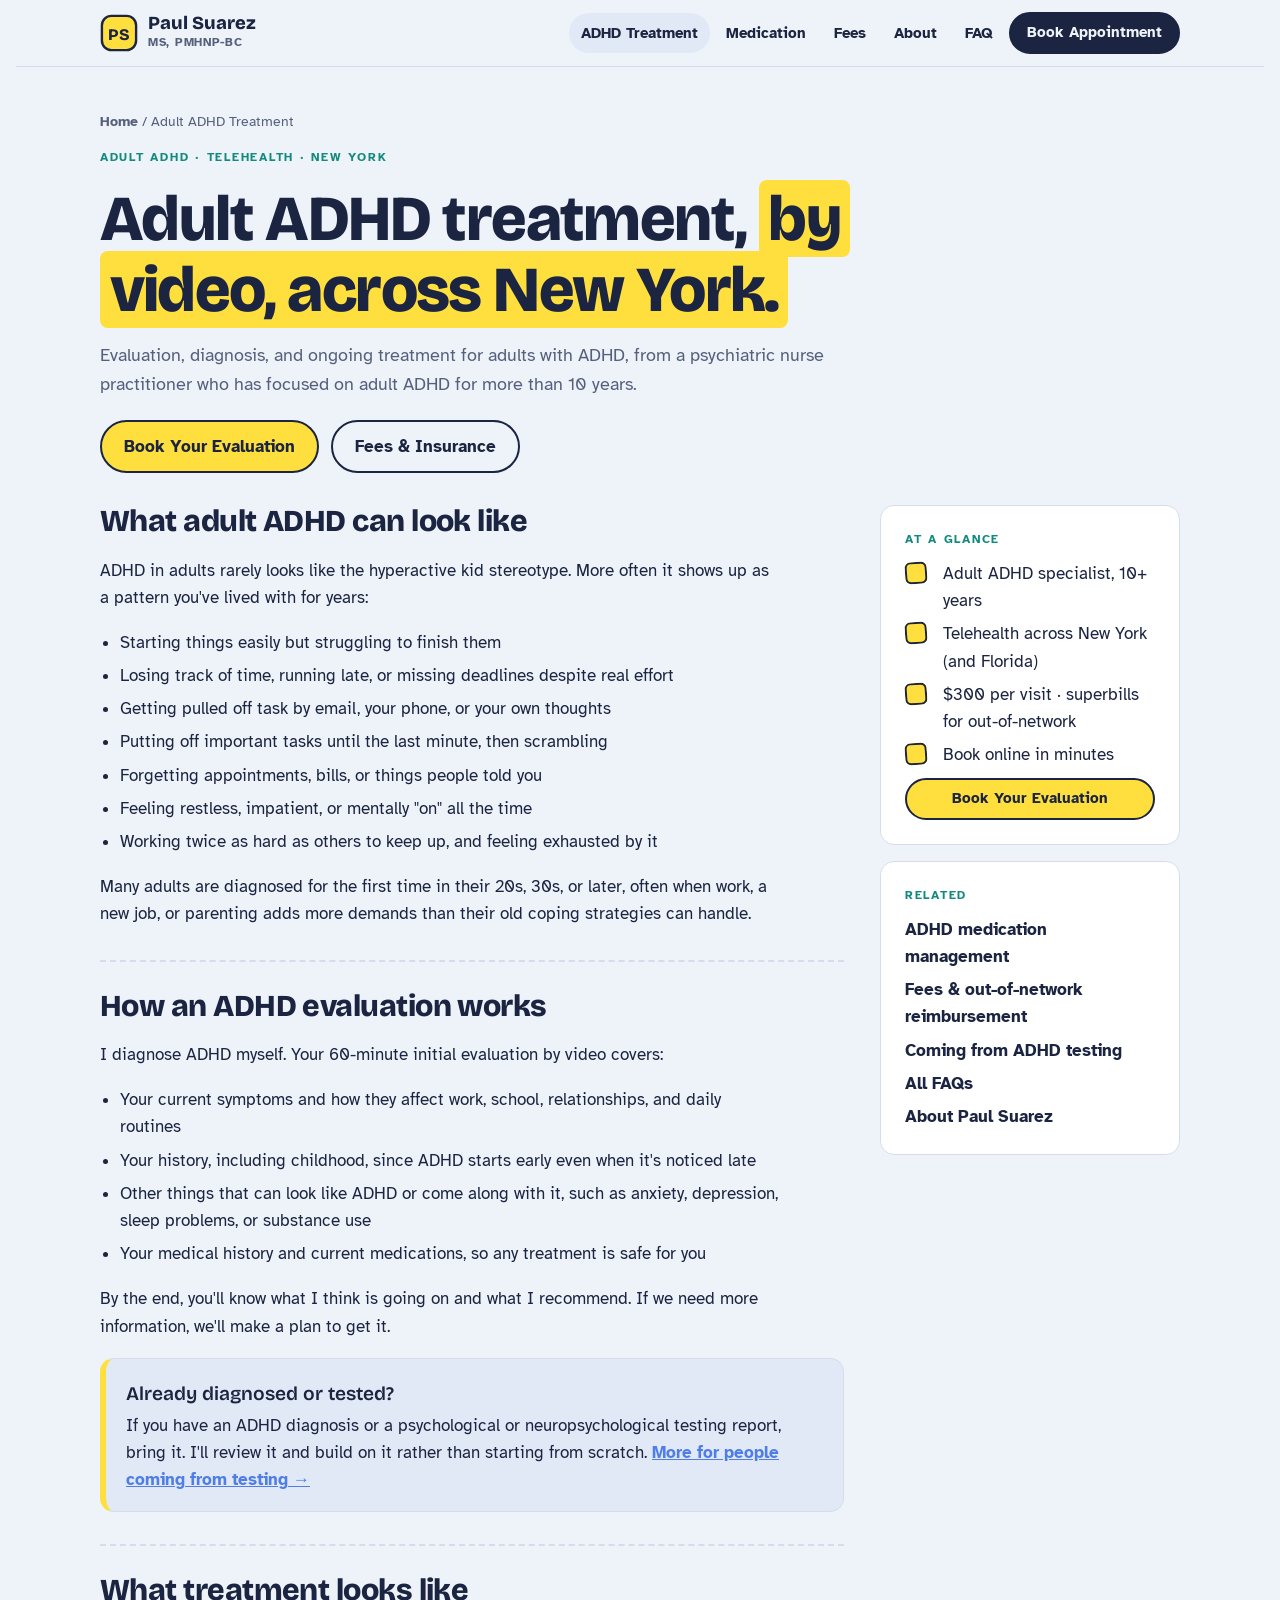
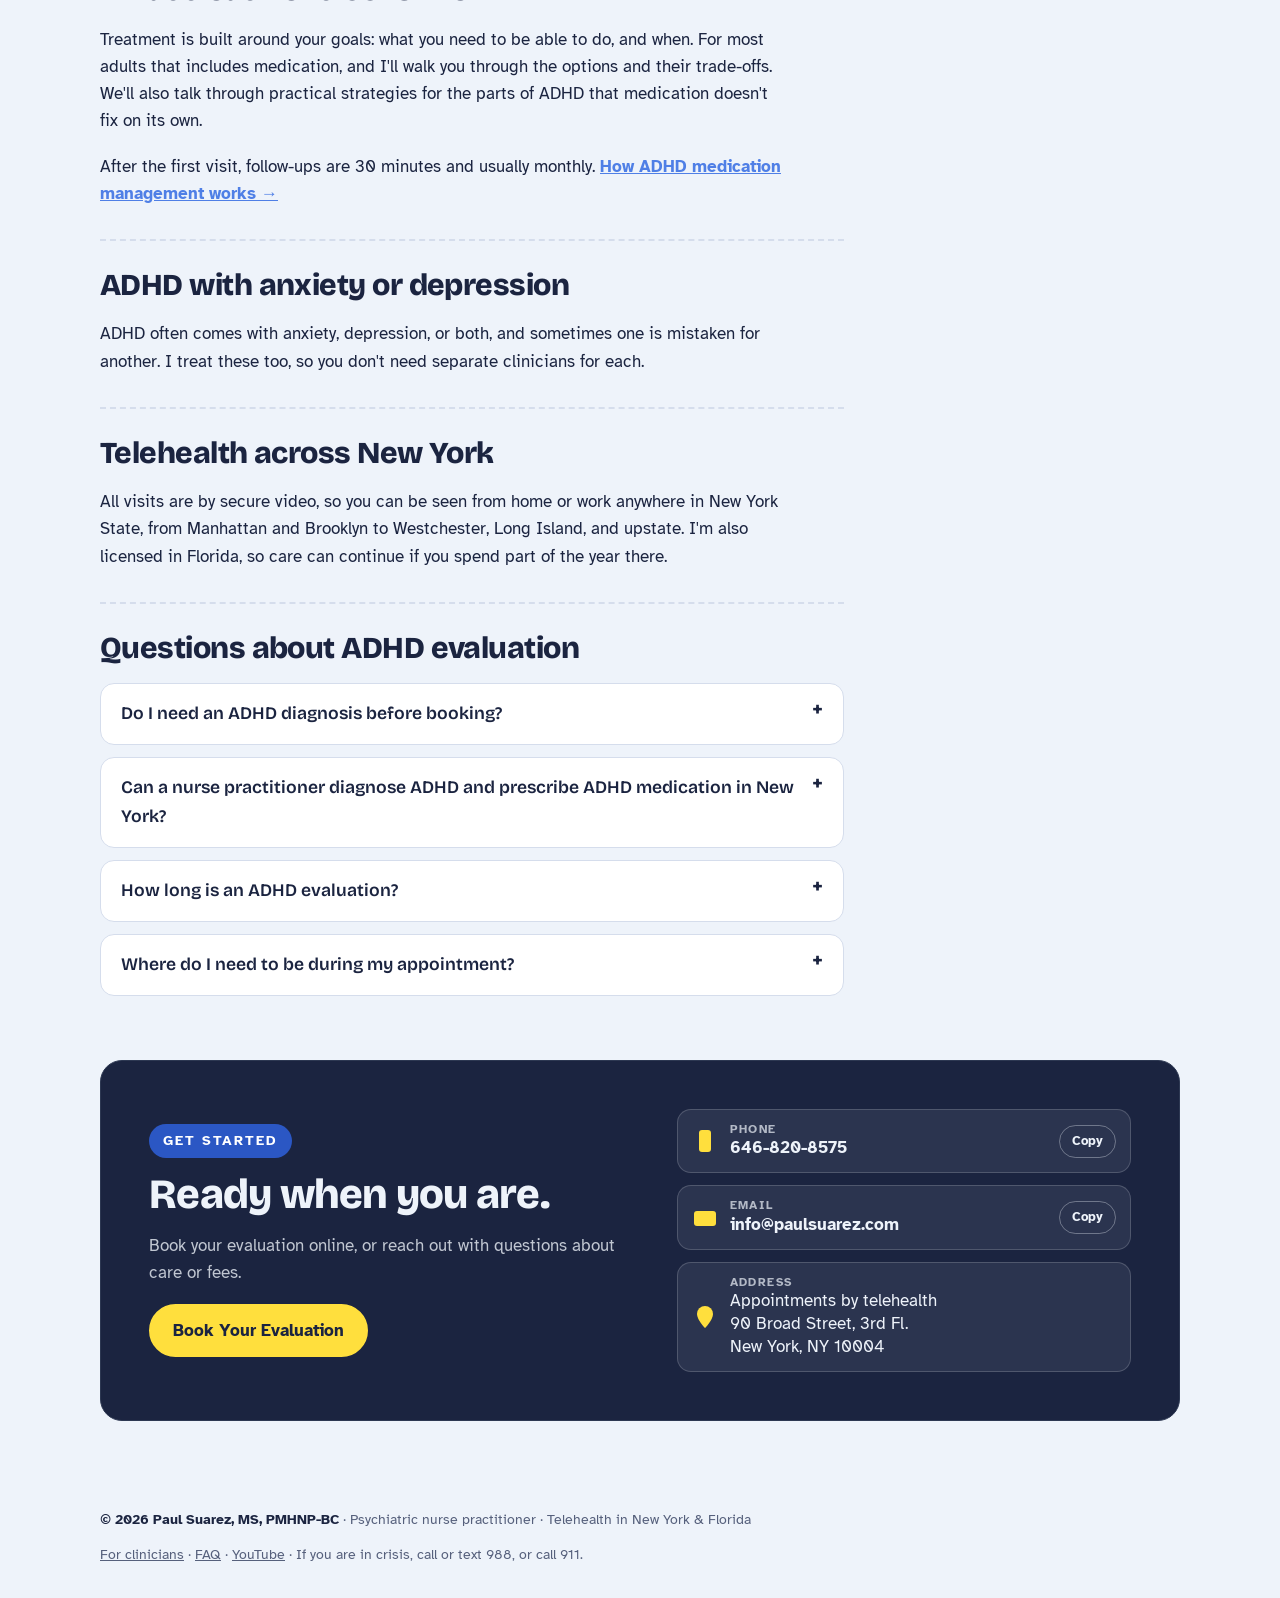
<file: adult-adhd-treatment/index.html>
<!doctype html>
<html lang="en">
<head>
<meta charset="utf-8">
<meta name="viewport" content="width=device-width, initial-scale=1, viewport-fit=cover">
<title>Adult ADHD Treatment in New York by Telehealth | Paul Suarez, PMHNP-BC</title>
<meta name="description" content="Adult ADHD evaluation, diagnosis and treatment by video across New York from a board-certified psychiatric nurse practitioner who specializes in ADHD.">
<link rel="canonical" href="https://www.paulsuarez.com/adult-adhd-treatment/">
<link rel="icon" href="/favicon.png" type="image/png">
<link rel="apple-touch-icon" href="/apple-touch-icon.png">
<meta name="theme-color" content="#EEF3FA">
<meta property="og:type" content="website">
<meta property="og:site_name" content="Paul Suarez, PMHNP-BC">
<meta property="og:title" content="Adult ADHD Treatment in New York by Telehealth | Paul Suarez, PMHNP-BC">
<meta property="og:description" content="Adult ADHD evaluation, diagnosis and treatment by video across New York from a board-certified psychiatric nurse practitioner who specializes in ADHD.">
<meta property="og:url" content="https://www.paulsuarez.com/adult-adhd-treatment/">
<meta property="og:image" content="https://www.paulsuarez.com/og-banner.jpg">
<meta name="twitter:card" content="summary_large_image">
<script type="application/ld+json">{"@context":"https://schema.org","@graph":[{"@type":["MedicalBusiness","MedicalClinic"],"@id":"https://www.paulsuarez.com/#practice","name":"Paul Suarez, MS, PMHNP-BC","url":"https://www.paulsuarez.com/","description":"Telehealth adult ADHD evaluation, treatment and medication management in New York, plus care for anxiety and depression.","telephone":"+1-646-820-8575","email":"info@paulsuarez.com","image":"https://www.paulsuarez.com/headshot.jpg","logo":"https://www.paulsuarez.com/apple-touch-icon.png","address":{"@type":"PostalAddress","streetAddress":"90 Broad Street, 3rd Fl.","addressLocality":"New York","addressRegion":"NY","postalCode":"10004","addressCountry":"US"},"areaServed":[{"@type":"State","name":"New York"},{"@type":"State","name":"Florida"}],"medicalSpecialty":"Psychiatric","priceRange":"$300","availableService":[{"@type":"MedicalProcedure","name":"Adult ADHD evaluation","url":"https://www.paulsuarez.com/adult-adhd-treatment/"},{"@type":"MedicalProcedure","name":"ADHD medication management","url":"https://www.paulsuarez.com/adhd-medication-management/"}],"founder":{"@id":"https://www.paulsuarez.com/#paul"},"employee":{"@id":"https://www.paulsuarez.com/#paul"},"paymentAccepted":"Zelle, Venmo","isAcceptingNewPatients":true},{"@type":"Person","@id":"https://www.paulsuarez.com/#paul","name":"Paul Suarez","honorificSuffix":"MS, PMHNP-BC","jobTitle":"Psychiatric Mental Health Nurse Practitioner","description":"Board-certified psychiatric nurse practitioner specializing in adult ADHD, seeing patients by telehealth across New York.","url":"https://www.paulsuarez.com/about/","image":"https://www.paulsuarez.com/headshot.jpg","email":"info@paulsuarez.com","telephone":"+1-646-820-8575","alumniOf":{"@type":"CollegeOrUniversity","name":"New York University"},"hasCredential":[{"@type":"EducationalOccupationalCredential","credentialCategory":"degree","name":"Master of Science in Nursing","recognizedBy":{"@type":"CollegeOrUniversity","name":"New York University"}},{"@type":"EducationalOccupationalCredential","credentialCategory":"certification","name":"Psychiatric-Mental Health Nurse Practitioner, Board Certified (PMHNP-BC)","recognizedBy":{"@type":"Organization","name":"American Nurses Credentialing Center"}},{"@type":"EducationalOccupationalCredential","credentialCategory":"license","name":"Psychiatric Nurse Practitioner license, New York","recognizedBy":{"@type":"GovernmentOrganization","name":"New York State Education Department"}},{"@type":"EducationalOccupationalCredential","credentialCategory":"license","name":"Psychiatric Nurse Practitioner license, Florida","recognizedBy":{"@type":"GovernmentOrganization","name":"Florida Board of Nursing"}}],"knowsAbout":["Adult ADHD","ADHD diagnosis","ADHD medication management","Anxiety disorders","Depression","Telepsychiatry"],"identifier":{"@type":"PropertyValue","propertyID":"NPI","value":"1225581424"},"worksFor":{"@id":"https://www.paulsuarez.com/#practice"},"sameAs":["https://npiregistry.cms.hhs.gov/provider-view/1225581424","https://x.com/paulsuareznp","https://www.youtube.com/@PaulSuarezNP"]},{"@type":"MedicalWebPage","@id":"https://www.paulsuarez.com/adult-adhd-treatment/#page","url":"https://www.paulsuarez.com/adult-adhd-treatment/","name":"Adult ADHD Treatment in New York by Telehealth | Paul Suarez, PMHNP-BC","description":"Adult ADHD evaluation, diagnosis and treatment by video across New York from a board-certified psychiatric nurse practitioner who specializes in ADHD.","dateModified":"2026-11-02","inLanguage":"en-US","about":{"@type":"MedicalCondition","name":"Attention deficit hyperactivity disorder (ADHD)"},"reviewedBy":{"@id":"https://www.paulsuarez.com/#paul"},"lastReviewed":"2026-11-02","isPartOf":{"@type":"WebSite","@id":"https://www.paulsuarez.com/#site","url":"https://www.paulsuarez.com/","name":"Paul Suarez, PMHNP-BC"}},{"@type":"BreadcrumbList","itemListElement":[{"@type":"ListItem","position":1,"name":"Home","item":"https://www.paulsuarez.com/"},{"@type":"ListItem","position":2,"name":"Adult ADHD Treatment","item":"https://www.paulsuarez.com/adult-adhd-treatment/"}]},{"@type":"FAQPage","mainEntity":[{"@type":"Question","name":"Do I need an ADHD diagnosis before booking?","acceptedAnswer":{"@type":"Answer","text":"No. I diagnose ADHD myself as part of the initial evaluation. If you've already been diagnosed, or you have a psychological or neuropsychological testing report, I'm glad to review it and pick up from there."}},{"@type":"Question","name":"Can a nurse practitioner diagnose ADHD and prescribe ADHD medication in New York?","acceptedAnswer":{"@type":"Answer","text":"Yes. In New York, psychiatric nurse practitioners can evaluate and diagnose ADHD and prescribe ADHD medication, including stimulants and other controlled medications, when it's clinically appropriate. I'm a board-certified psychiatric nurse practitioner licensed in New York and Florida."}},{"@type":"Question","name":"How long is an ADHD evaluation?","acceptedAnswer":{"@type":"Answer","text":"The initial evaluation is 60 minutes by video. If we need more information, such as old school records or input from someone who knows you well, we can follow up after."}},{"@type":"Question","name":"Where do I need to be during my appointment?","acceptedAnswer":{"@type":"Answer","text":"You need to be physically located in New York or Florida, where I'm licensed, at the time of each video visit. Many patients split time between the two states, and care can continue in either one."}}]}]}</script>
<link rel="preconnect" href="https://fonts.googleapis.com">
<link rel="preconnect" href="https://fonts.gstatic.com" crossorigin>
<link rel="stylesheet" href="https://fonts.googleapis.com/css2?family=Atkinson+Hyperlegible:wght@400;700&family=Bricolage+Grotesque:opsz,wght@12..96,600;12..96,800&family=Kalam:wght@400;700&display=swap">
<link rel="stylesheet" href="/assets/site.css">
</head>
<body>
<header class="bar">
  <div class="wrap">
    <a class="brand" href="/" aria-label="Paul Suarez, home"><svg viewBox="0 0 40 40" aria-hidden="true"><rect x="2" y="2" width="36" height="36" rx="10" class="f-hl s"/><text x="20" y="27" text-anchor="middle" font-size="17" font-weight="800" class="t-onhl" style="font-family:var(--f-display)">PS</text></svg><span><b>Paul Suarez</b><small>MS, PMHNP-BC</small></span></a>
    <nav class="nav" aria-label="Main"><a class="l" href="/adult-adhd-treatment/" aria-current="page">ADHD Treatment</a><a class="l" href="/adhd-medication-management/">Medication</a><a class="l" href="/fees/">Fees</a><a class="l" href="/about/">About</a><a class="l" href="/faq/">FAQ</a><a class="btn sm" href="https://intakeq.com/booking/2kvabe" target="_blank" rel="noopener">Book Appointment</a></nav>
  </div>
  <nav class="wrap mnav" aria-label="Pages"><a href="/adult-adhd-treatment/" aria-current="page">ADHD Treatment</a><a href="/adhd-medication-management/">Medication</a><a href="/fees/">Fees</a><a href="/about/">About</a><a href="/faq/">FAQ</a></nav>
</header>
<main class="wrap" id="top">
  <section class="page-hero">
    <div class="crumbs"><a href="/">Home</a> / Adult ADHD Treatment</div>
    <div class="eyebrow">Adult ADHD · Telehealth · New York</div>
    <h1>Adult ADHD treatment, <span class="mark">by video, across New York.</span></h1>
    <p class="lede">Evaluation, diagnosis, and ongoing treatment for adults with ADHD, from a psychiatric nurse practitioner who has focused on adult ADHD for more than 10 years.</p>
    <div class="cta"><a class="btn hl" href="https://intakeq.com/booking/2kvabe" target="_blank" rel="noopener">Book Your Evaluation</a><a class="btn ghost" href="/fees/">Fees &amp; Insurance</a></div>
  </section>
  <div class="layout">
    <article class="prose">
      <h2>What adult ADHD can look like</h2>
      <p>ADHD in adults rarely looks like the hyperactive kid stereotype. More often it shows up as a pattern you've lived with for years:</p>
      <ul>
        <li>Starting things easily but struggling to finish them</li>
        <li>Losing track of time, running late, or missing deadlines despite real effort</li>
        <li>Getting pulled off task by email, your phone, or your own thoughts</li>
        <li>Putting off important tasks until the last minute, then scrambling</li>
        <li>Forgetting appointments, bills, or things people told you</li>
        <li>Feeling restless, impatient, or mentally "on" all the time</li>
        <li>Working twice as hard as others to keep up, and feeling exhausted by it</li>
      </ul>
      <p>Many adults are diagnosed for the first time in their 20s, 30s, or later, often when work, a new job, or parenting adds more demands than their old coping strategies can handle.</p>

      <h2>How an ADHD evaluation works</h2>
      <p>I diagnose ADHD myself. Your 60-minute initial evaluation by video covers:</p>
      <ul>
        <li>Your current symptoms and how they affect work, school, relationships, and daily routines</li>
        <li>Your history, including childhood, since ADHD starts early even when it's noticed late</li>
        <li>Other things that can look like ADHD or come along with it, such as anxiety, depression, sleep problems, or substance use</li>
        <li>Your medical history and current medications, so any treatment is safe for you</li>
      </ul>
      <p>By the end, you'll know what I think is going on and what I recommend. If we need more information, we'll make a plan to get it.</p>

      <div class="callout">
        <h3>Already diagnosed or tested?</h3>
        <p>If you have an ADHD diagnosis or a psychological or neuropsychological testing report, bring it. I'll review it and build on it rather than starting from scratch. <a href="/referrals/">More for people coming from testing →</a></p>
      </div>

      <h2>What treatment looks like</h2>
      <p>Treatment is built around your goals: what you need to be able to do, and when. For most adults that includes medication, and I'll walk you through the options and their trade-offs. We'll also talk through practical strategies for the parts of ADHD that medication doesn't fix on its own.</p>
      <p>After the first visit, follow-ups are 30 minutes and usually monthly. <a href="/adhd-medication-management/">How ADHD medication management works →</a></p>

      <h2>ADHD with anxiety or depression</h2>
      <p>ADHD often comes with anxiety, depression, or both, and sometimes one is mistaken for another. I treat these too, so you don't need separate clinicians for each.</p>

      <h2>Telehealth across New York</h2>
      <p>All visits are by secure video, so you can be seen from home or work anywhere in New York State, from Manhattan and Brooklyn to Westchester, Long Island, and upstate. I'm also licensed in Florida, so care can continue if you spend part of the year there.</p>

      <h2>Questions about ADHD evaluation</h2>
      <div class="faq"><details><summary>Do I need an ADHD diagnosis before booking?</summary><p>No. I diagnose ADHD myself as part of the initial evaluation. If you've already been diagnosed, or you have a psychological or neuropsychological testing report, I'm glad to review it and pick up from there.</p></details><details><summary>Can a nurse practitioner diagnose ADHD and prescribe ADHD medication in New York?</summary><p>Yes. In New York, psychiatric nurse practitioners can evaluate and diagnose ADHD and prescribe ADHD medication, including stimulants and other controlled medications, when it's clinically appropriate. I'm a board-certified psychiatric nurse practitioner licensed in New York and Florida.</p></details><details><summary>How long is an ADHD evaluation?</summary><p>The initial evaluation is 60 minutes by video. If we need more information, such as old school records or input from someone who knows you well, we can follow up after.</p></details><details><summary>Where do I need to be during my appointment?</summary><p>You need to be physically located in New York or Florida, where I'm licensed, at the time of each video visit. Many patients split time between the two states, and care can continue in either one.</p></details></div>
    </article>
    <aside class="aside">
      <div class="box">
        <div class="eyebrow">At a glance</div>
        <ul class="checks">
          <li>Adult ADHD specialist, 10+ years</li>
          <li>Telehealth across New York (and Florida)</li>
          <li>$300 per visit · superbills for out-of-network</li>
          <li>Book online in minutes</li>
        </ul>
        <a class="btn hl sm" href="https://intakeq.com/booking/2kvabe" target="_blank" rel="noopener">Book Your Evaluation</a>
      </div>
      <div class="box">
        <div class="eyebrow">Related</div>
        <ul><li><a href="/adhd-medication-management/">ADHD medication management</a></li><li><a href="/fees/">Fees & out-of-network reimbursement</a></li><li><a href="/referrals/">Coming from ADHD testing</a></li><li><a href="/faq/">All FAQs</a></li><li><a href="/about/">About Paul Suarez</a></li></ul>
      </div>
    </aside>
  </div>
  <section id="contact">
    <div class="contact">
      <div style="display:grid;gap:14px">
        <div class="eyebrow" style="justify-self:start;background:#2B57C4;color:#fff;padding:6px 14px;border-radius:999px;font-size:.85rem">Get started</div>
        <h2>Ready when you are.</h2>
        <p>Book your evaluation online, or reach out with questions about care or fees.</p>
        <div class="cta"><a class="btn hl" href="https://intakeq.com/booking/2kvabe" target="_blank" rel="noopener">Book Your Evaluation</a></div>
      </div>
      <div class="cinfo">
        <div class="crow">
          <svg viewBox="0 0 26 26" aria-hidden="true"><rect x="7" y="2" width="12" height="22" rx="3" class="f-hl"/></svg>
          <span><small>Phone</small><a href="tel:+16468208575">646-820-8575</a></span>
          <button class="copy" data-copy="646-820-8575">Copy</button>
        </div>
        <div class="crow">
          <svg viewBox="0 0 26 26" aria-hidden="true"><rect x="2" y="6" width="22" height="15" rx="3" class="f-hl"/></svg>
          <span><small>Email</small><a href="mailto:info@paulsuarez.com">info@paulsuarez.com</a></span>
          <button class="copy" data-copy="info@paulsuarez.com">Copy</button>
        </div>
        <div class="crow">
          <svg viewBox="0 0 26 26" aria-hidden="true"><path d="M13 2a8 8 0 0 0-8 8c0 6 8 14 8 14s8-8 8-14a8 8 0 0 0-8-8z" class="f-hl"/></svg>
          <span><small>Address</small>Appointments by telehealth<br>90 Broad Street, 3rd Fl.<br>New York, NY 10004</span>
          <span></span>
        </div>
      </div>
    </div>
  </section>
  <footer>
    <span><b>© 2026 Paul Suarez, MS, PMHNP-BC</b> · Psychiatric nurse practitioner · Telehealth in New York &amp; Florida</span>
    <span><a href="/referrals/">For clinicians</a> · <a href="/faq/">FAQ</a> · <a href="https://www.youtube.com/@PaulSuarezNP" target="_blank" rel="noopener me">YouTube</a> · If you are in crisis, call or text 988, or call 911.</span>
  </footer>
</main>
<script>
document.querySelectorAll('.copy').forEach(b=>b.addEventListener('click',()=>{
  const t=b.dataset.copy, done=()=>{const o=b.textContent;b.textContent='Copied';setTimeout(()=>b.textContent=o,1400)};
  try{navigator.clipboard.writeText(t).then(done,()=>sel(b))}catch(e){sel(b)}
  function sel(btn){const s=btn.parentElement.querySelector('a');const r=document.createRange();r.selectNodeContents(s);const w=getSelection();w.removeAllRanges();w.addRange(r)}
}));
</script>
</body>
</html>
</file>
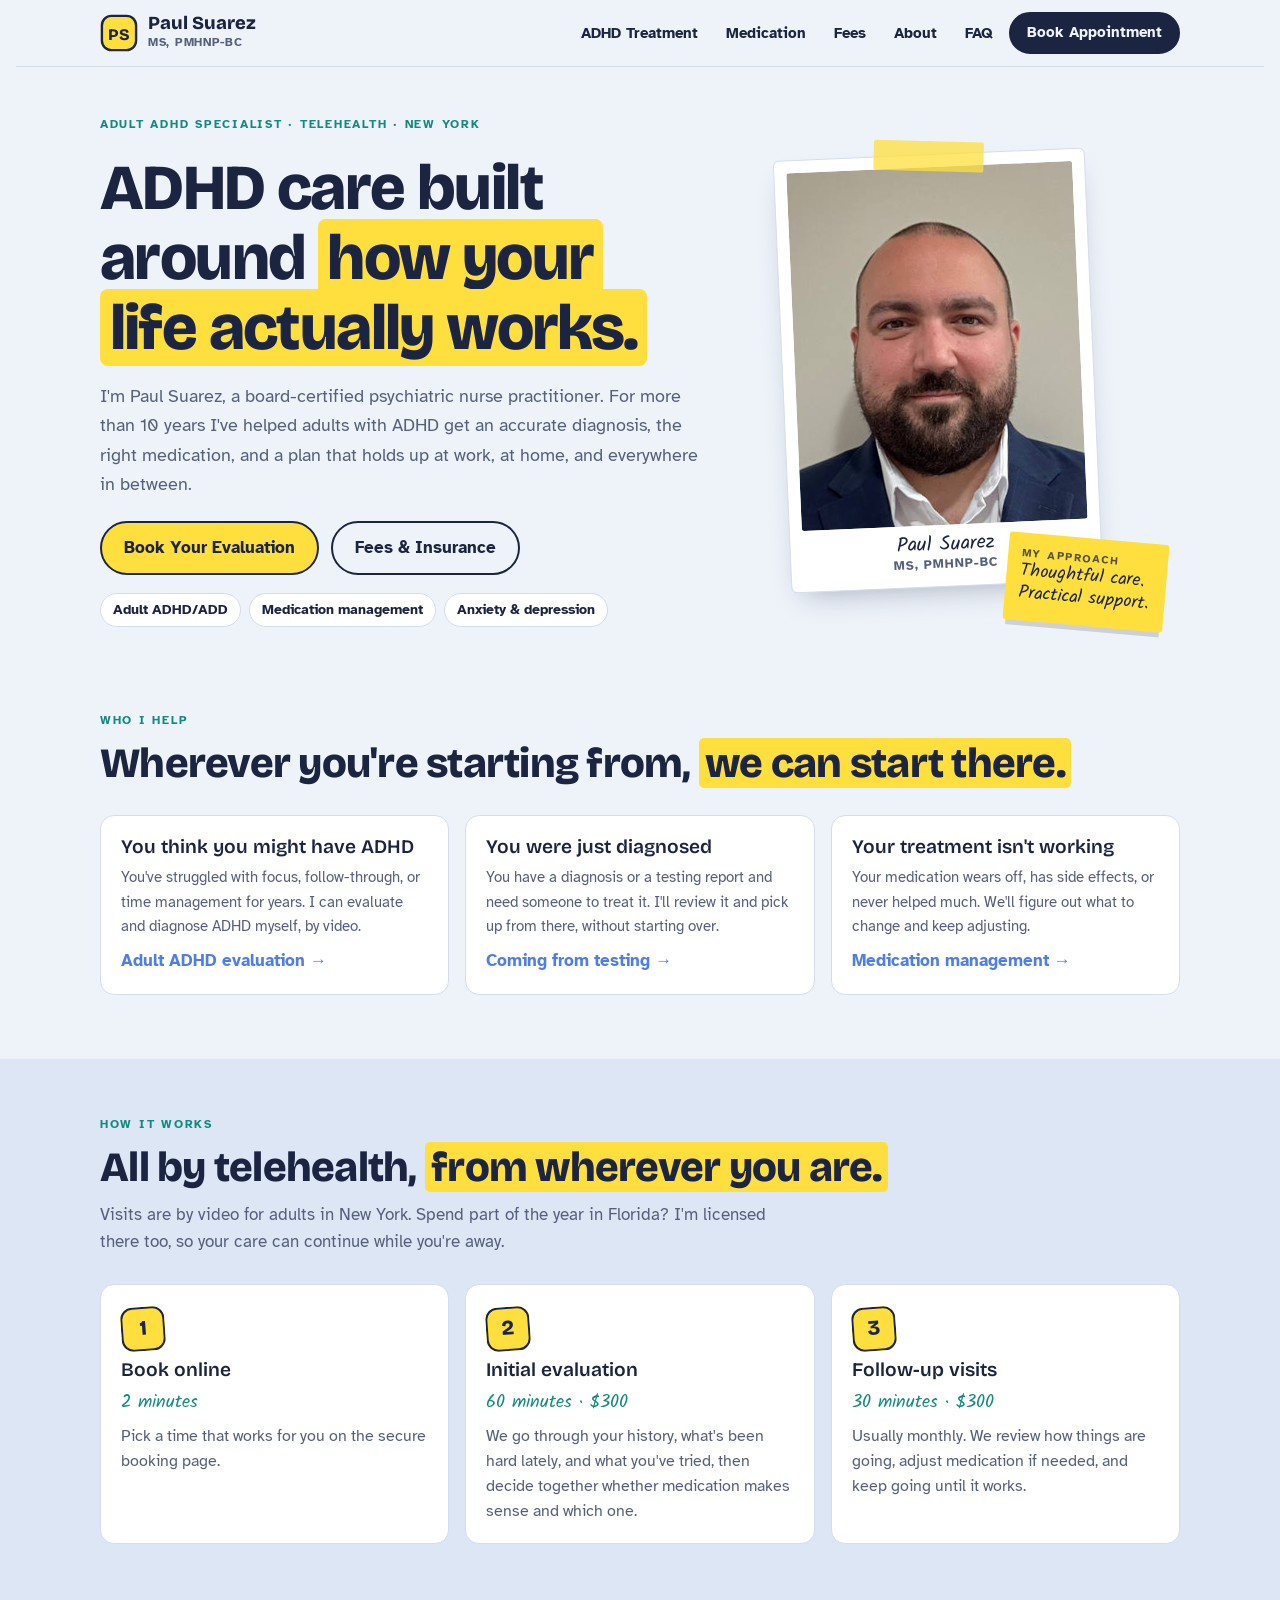
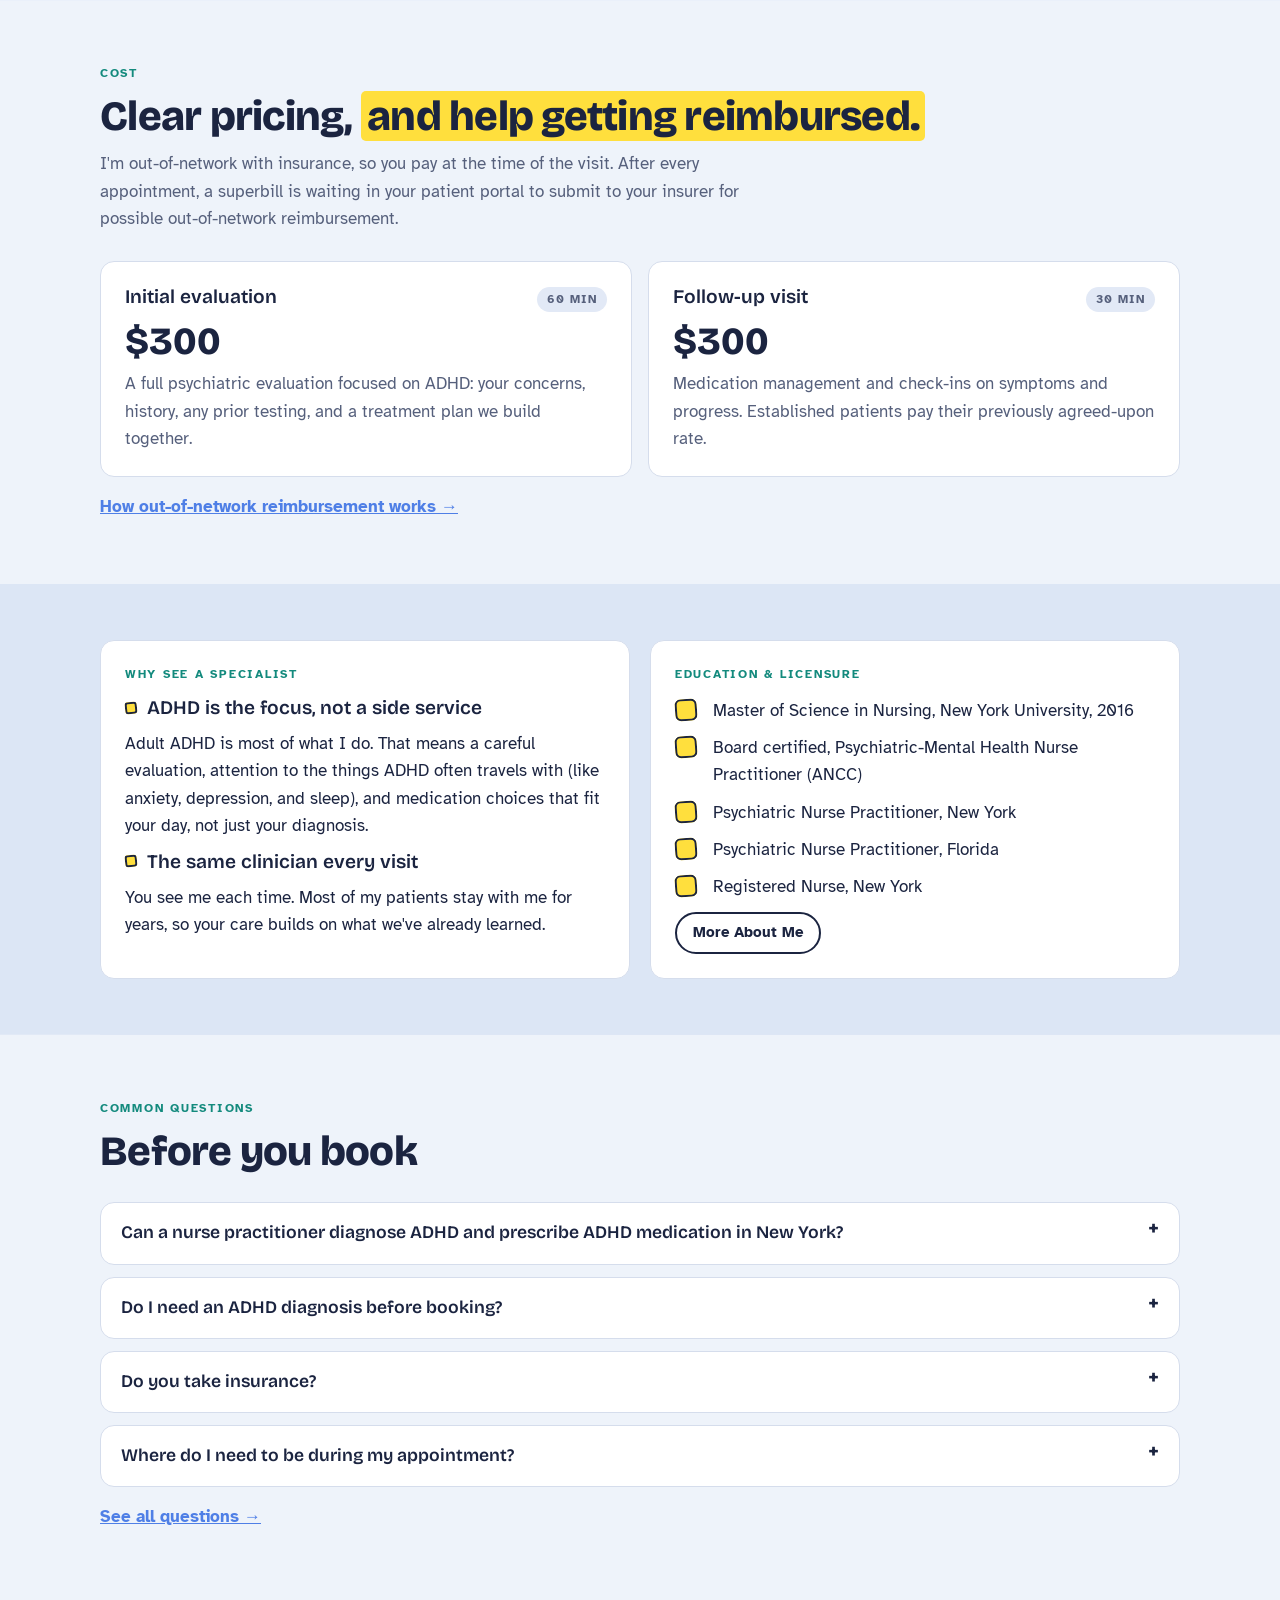
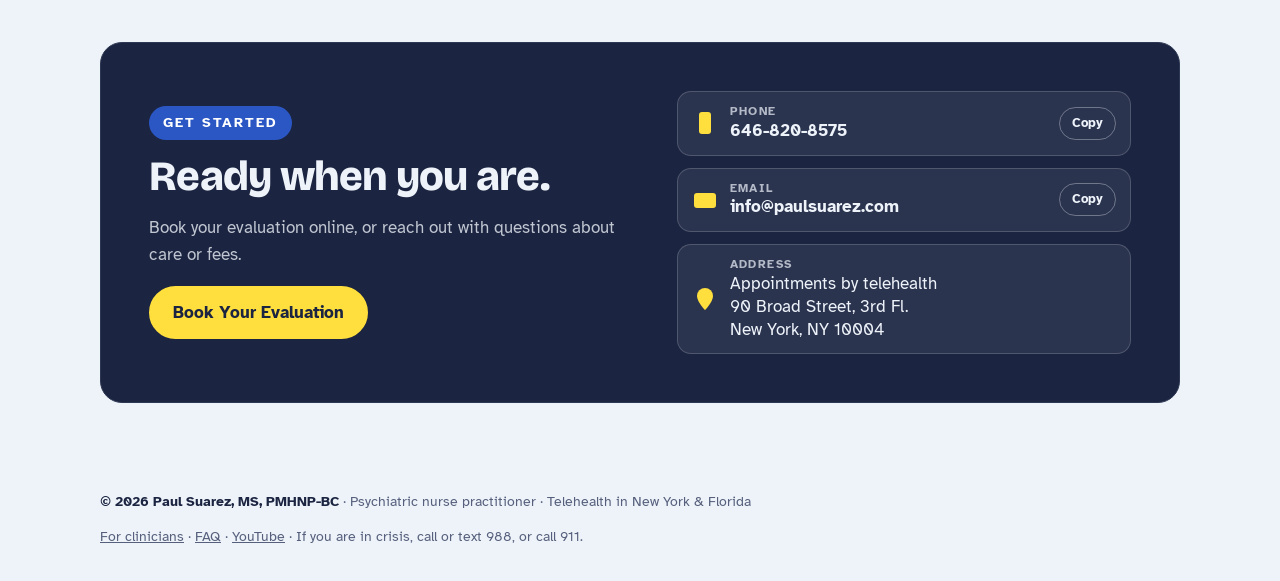
<file: contact/index.html>
<!doctype html><html lang="en"><head><meta charset="utf-8"><title>Paul Suarez, PMHNP-BC</title><meta name="robots" content="noindex"><link rel="canonical" href="https://www.paulsuarez.com/#contact"><meta http-equiv="refresh" content="0; url=/#contact"><script>location.replace("/#contact")</script></head><body><a href="/#contact">Continue to paulsuarez.com</a></body></html>
</file>
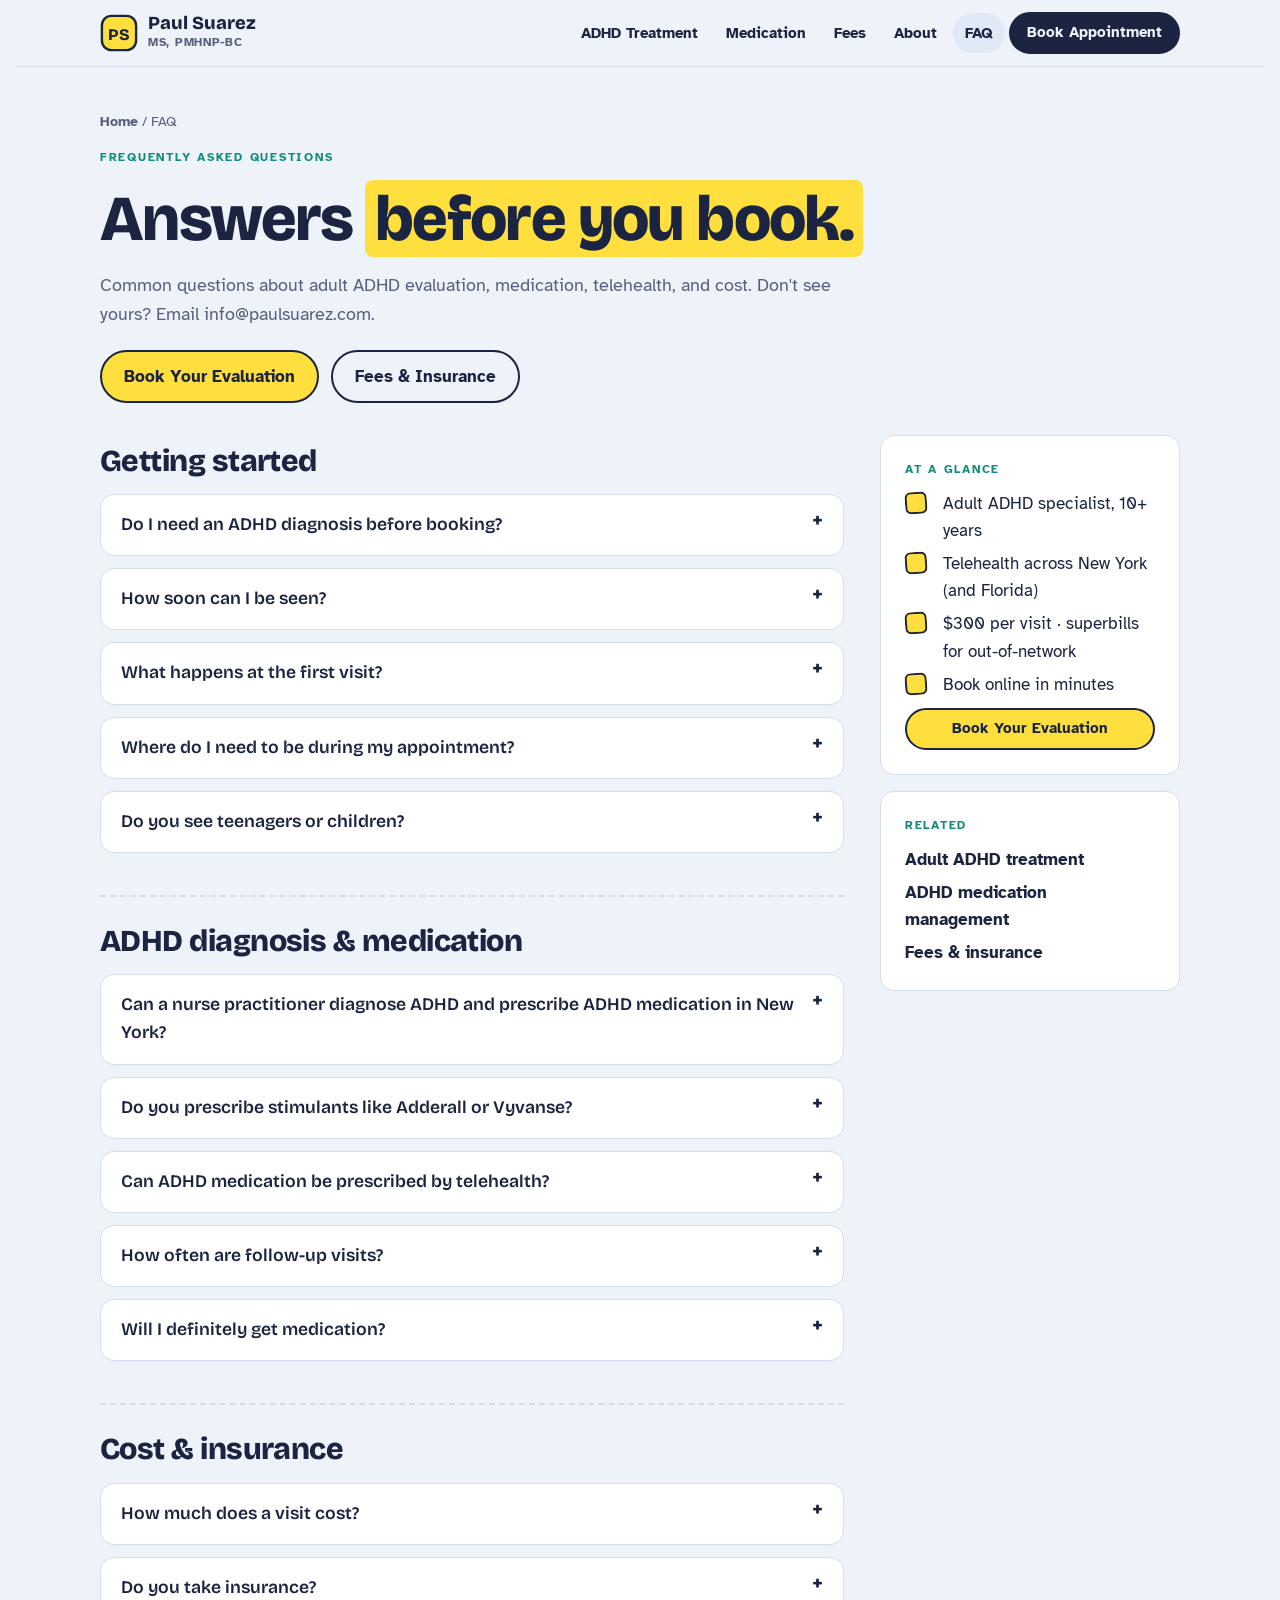
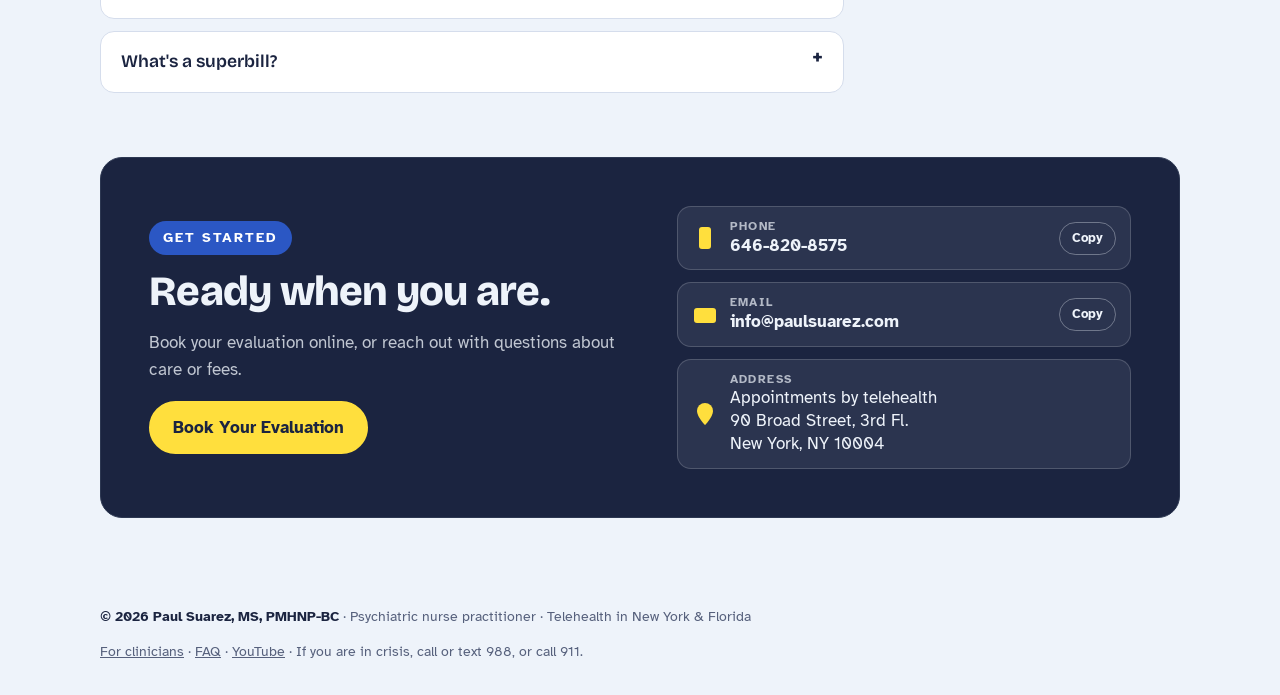
<file: faq/index.html>
<!doctype html>
<html lang="en">
<head>
<meta charset="utf-8">
<meta name="viewport" content="width=device-width, initial-scale=1, viewport-fit=cover">
<title>Adult ADHD Treatment FAQ | Telehealth in New York | Paul Suarez, PMHNP-BC</title>
<meta name="description" content="Answers about adult ADHD evaluation, stimulant prescriptions by telehealth, nurse practitioners, cost, superbills and insurance, and getting started.">
<link rel="canonical" href="https://www.paulsuarez.com/faq/">
<link rel="icon" href="/favicon.png" type="image/png">
<link rel="apple-touch-icon" href="/apple-touch-icon.png">
<meta name="theme-color" content="#EEF3FA">
<meta property="og:type" content="website">
<meta property="og:site_name" content="Paul Suarez, PMHNP-BC">
<meta property="og:title" content="Adult ADHD Treatment FAQ | Telehealth in New York | Paul Suarez, PMHNP-BC">
<meta property="og:description" content="Answers about adult ADHD evaluation, stimulant prescriptions by telehealth, nurse practitioners, cost, superbills and insurance, and getting started.">
<meta property="og:url" content="https://www.paulsuarez.com/faq/">
<meta property="og:image" content="https://www.paulsuarez.com/og-banner.jpg">
<meta name="twitter:card" content="summary_large_image">
<script type="application/ld+json">{"@context":"https://schema.org","@graph":[{"@type":["MedicalBusiness","MedicalClinic"],"@id":"https://www.paulsuarez.com/#practice","name":"Paul Suarez, MS, PMHNP-BC","url":"https://www.paulsuarez.com/","description":"Telehealth adult ADHD evaluation, treatment and medication management in New York, plus care for anxiety and depression.","telephone":"+1-646-820-8575","email":"info@paulsuarez.com","image":"https://www.paulsuarez.com/headshot.jpg","logo":"https://www.paulsuarez.com/apple-touch-icon.png","address":{"@type":"PostalAddress","streetAddress":"90 Broad Street, 3rd Fl.","addressLocality":"New York","addressRegion":"NY","postalCode":"10004","addressCountry":"US"},"areaServed":[{"@type":"State","name":"New York"},{"@type":"State","name":"Florida"}],"medicalSpecialty":"Psychiatric","priceRange":"$300","availableService":[{"@type":"MedicalProcedure","name":"Adult ADHD evaluation","url":"https://www.paulsuarez.com/adult-adhd-treatment/"},{"@type":"MedicalProcedure","name":"ADHD medication management","url":"https://www.paulsuarez.com/adhd-medication-management/"}],"founder":{"@id":"https://www.paulsuarez.com/#paul"},"employee":{"@id":"https://www.paulsuarez.com/#paul"},"paymentAccepted":"Zelle, Venmo","isAcceptingNewPatients":true},{"@type":"Person","@id":"https://www.paulsuarez.com/#paul","name":"Paul Suarez","honorificSuffix":"MS, PMHNP-BC","jobTitle":"Psychiatric Mental Health Nurse Practitioner","description":"Board-certified psychiatric nurse practitioner specializing in adult ADHD, seeing patients by telehealth across New York.","url":"https://www.paulsuarez.com/about/","image":"https://www.paulsuarez.com/headshot.jpg","email":"info@paulsuarez.com","telephone":"+1-646-820-8575","alumniOf":{"@type":"CollegeOrUniversity","name":"New York University"},"hasCredential":[{"@type":"EducationalOccupationalCredential","credentialCategory":"degree","name":"Master of Science in Nursing","recognizedBy":{"@type":"CollegeOrUniversity","name":"New York University"}},{"@type":"EducationalOccupationalCredential","credentialCategory":"certification","name":"Psychiatric-Mental Health Nurse Practitioner, Board Certified (PMHNP-BC)","recognizedBy":{"@type":"Organization","name":"American Nurses Credentialing Center"}},{"@type":"EducationalOccupationalCredential","credentialCategory":"license","name":"Psychiatric Nurse Practitioner license, New York","recognizedBy":{"@type":"GovernmentOrganization","name":"New York State Education Department"}},{"@type":"EducationalOccupationalCredential","credentialCategory":"license","name":"Psychiatric Nurse Practitioner license, Florida","recognizedBy":{"@type":"GovernmentOrganization","name":"Florida Board of Nursing"}}],"knowsAbout":["Adult ADHD","ADHD diagnosis","ADHD medication management","Anxiety disorders","Depression","Telepsychiatry"],"identifier":{"@type":"PropertyValue","propertyID":"NPI","value":"1225581424"},"worksFor":{"@id":"https://www.paulsuarez.com/#practice"},"sameAs":["https://npiregistry.cms.hhs.gov/provider-view/1225581424","https://x.com/paulsuareznp","https://www.youtube.com/@PaulSuarezNP"]},{"@type":"WebPage","@id":"https://www.paulsuarez.com/faq/#page","url":"https://www.paulsuarez.com/faq/","name":"Adult ADHD Treatment FAQ | Telehealth in New York | Paul Suarez, PMHNP-BC","description":"Answers about adult ADHD evaluation, stimulant prescriptions by telehealth, nurse practitioners, cost, superbills and insurance, and getting started.","dateModified":"2026-11-02","inLanguage":"en-US","about":{"@id":"https://www.paulsuarez.com/#practice"},"reviewedBy":{"@id":"https://www.paulsuarez.com/#paul"},"lastReviewed":"2026-11-02","isPartOf":{"@type":"WebSite","@id":"https://www.paulsuarez.com/#site","url":"https://www.paulsuarez.com/","name":"Paul Suarez, PMHNP-BC"}},{"@type":"BreadcrumbList","itemListElement":[{"@type":"ListItem","position":1,"name":"Home","item":"https://www.paulsuarez.com/"},{"@type":"ListItem","position":2,"name":"FAQ","item":"https://www.paulsuarez.com/faq/"}]},{"@type":"FAQPage","mainEntity":[{"@type":"Question","name":"Do I need an ADHD diagnosis before booking?","acceptedAnswer":{"@type":"Answer","text":"No. I diagnose ADHD myself as part of the initial evaluation. If you've already been diagnosed, or you have a psychological or neuropsychological testing report, I'm glad to review it and pick up from there."}},{"@type":"Question","name":"How soon can I be seen?","acceptedAnswer":{"@type":"Answer","text":"You can see current openings and book directly on the online booking page."}},{"@type":"Question","name":"What happens at the first visit?","acceptedAnswer":{"@type":"Answer","text":"It's a 60-minute video evaluation. We go through your symptoms, history, and goals, review any prior diagnosis or testing, and leave with a plan."}},{"@type":"Question","name":"Where do I need to be during my appointment?","acceptedAnswer":{"@type":"Answer","text":"You need to be physically located in New York or Florida, where I'm licensed, at the time of each video visit. Many patients split time between the two states, and care can continue in either one."}},{"@type":"Question","name":"Do you see teenagers or children?","acceptedAnswer":{"@type":"Answer","text":"No. My practice is for adults 18 and older."}},{"@type":"Question","name":"Can a nurse practitioner diagnose ADHD and prescribe ADHD medication in New York?","acceptedAnswer":{"@type":"Answer","text":"Yes. In New York, psychiatric nurse practitioners can evaluate and diagnose ADHD and prescribe ADHD medication, including stimulants and other controlled medications, when it's clinically appropriate. I'm a board-certified psychiatric nurse practitioner licensed in New York and Florida."}},{"@type":"Question","name":"Do you prescribe stimulants like Adderall or Vyvanse?","acceptedAnswer":{"@type":"Answer","text":"Yes, when they're a good fit. I prescribe stimulant medications and other controlled medications, as well as non-stimulant options. The choice depends on your history, your health, and what you need medication to do for you. No medication is prescribed without an evaluation first."}},{"@type":"Question","name":"Can ADHD medication be prescribed by telehealth?","acceptedAnswer":{"@type":"Answer","text":"Yes. I evaluate and treat patients by video and send prescriptions electronically to your pharmacy, following current federal and New York State rules for controlled medications."}},{"@type":"Question","name":"How often are follow-up visits?","acceptedAnswer":{"@type":"Answer","text":"Most patients are seen monthly once treatment is underway. Early on, while we're finding the right medication and dose, we may check in more often."}},{"@type":"Question","name":"Will I definitely get medication?","acceptedAnswer":{"@type":"Answer","text":"Not automatically. If medication makes sense for you, we'll talk through options and decide together. If something other than ADHD is driving your symptoms, I'll tell you and recommend what will actually help."}},{"@type":"Question","name":"How much does a visit cost?","acceptedAnswer":{"@type":"Answer","text":"The initial evaluation (60 minutes) is $300, and follow-up visits (30 minutes) are $300. Established patients pay their previously agreed-upon rate."}},{"@type":"Question","name":"Do you take insurance?","acceptedAnswer":{"@type":"Answer","text":"I'm out-of-network with insurance plans. You pay $300 per visit, and after each appointment a superbill is available in your patient portal to submit to your insurance for possible out-of-network reimbursement. How much comes back depends on your plan."}},{"@type":"Question","name":"What's a superbill?","acceptedAnswer":{"@type":"Answer","text":"An itemized receipt with the codes your insurer needs to process an out-of-network claim. It's available in your patient portal after each visit. How reimbursement works."}}]}]}</script>
<link rel="preconnect" href="https://fonts.googleapis.com">
<link rel="preconnect" href="https://fonts.gstatic.com" crossorigin>
<link rel="stylesheet" href="https://fonts.googleapis.com/css2?family=Atkinson+Hyperlegible:wght@400;700&family=Bricolage+Grotesque:opsz,wght@12..96,600;12..96,800&family=Kalam:wght@400;700&display=swap">
<link rel="stylesheet" href="/assets/site.css">
</head>
<body>
<header class="bar">
  <div class="wrap">
    <a class="brand" href="/" aria-label="Paul Suarez, home"><svg viewBox="0 0 40 40" aria-hidden="true"><rect x="2" y="2" width="36" height="36" rx="10" class="f-hl s"/><text x="20" y="27" text-anchor="middle" font-size="17" font-weight="800" class="t-onhl" style="font-family:var(--f-display)">PS</text></svg><span><b>Paul Suarez</b><small>MS, PMHNP-BC</small></span></a>
    <nav class="nav" aria-label="Main"><a class="l" href="/adult-adhd-treatment/">ADHD Treatment</a><a class="l" href="/adhd-medication-management/">Medication</a><a class="l" href="/fees/">Fees</a><a class="l" href="/about/">About</a><a class="l" href="/faq/" aria-current="page">FAQ</a><a class="btn sm" href="https://intakeq.com/booking/2kvabe" target="_blank" rel="noopener">Book Appointment</a></nav>
  </div>
  <nav class="wrap mnav" aria-label="Pages"><a href="/adult-adhd-treatment/">ADHD Treatment</a><a href="/adhd-medication-management/">Medication</a><a href="/fees/">Fees</a><a href="/about/">About</a><a href="/faq/" aria-current="page">FAQ</a></nav>
</header>
<main class="wrap" id="top">
  <section class="page-hero">
    <div class="crumbs"><a href="/">Home</a> / FAQ</div>
    <div class="eyebrow">Frequently asked questions</div>
    <h1>Answers <span class="mark">before you book.</span></h1>
    <p class="lede">Common questions about adult ADHD evaluation, medication, telehealth, and cost. Don't see yours? Email info@paulsuarez.com.</p>
    <div class="cta"><a class="btn hl" href="https://intakeq.com/booking/2kvabe" target="_blank" rel="noopener">Book Your Evaluation</a><a class="btn ghost" href="/fees/">Fees &amp; Insurance</a></div>
  </section>
  <div class="layout"><article class="prose"><div class="faq-group"><h2>Getting started</h2><div class="faq"><details><summary>Do I need an ADHD diagnosis before booking?</summary><p>No. I diagnose ADHD myself as part of the initial evaluation. If you've already been diagnosed, or you have a psychological or neuropsychological testing report, I'm glad to review it and pick up from there.</p></details><details><summary>How soon can I be seen?</summary><p>You can see current openings and book directly on the <a href="https://intakeq.com/booking/2kvabe">online booking page</a>.</p></details><details><summary>What happens at the first visit?</summary><p>It's a 60-minute video evaluation. We go through your symptoms, history, and goals, review any prior diagnosis or testing, and leave with a plan.</p></details><details><summary>Where do I need to be during my appointment?</summary><p>You need to be physically located in New York or Florida, where I'm licensed, at the time of each video visit. Many patients split time between the two states, and care can continue in either one.</p></details><details><summary>Do you see teenagers or children?</summary><p>No. My practice is for adults 18 and older.</p></details></div></div><div class="faq-group"><h2>ADHD diagnosis &amp; medication</h2><div class="faq"><details><summary>Can a nurse practitioner diagnose ADHD and prescribe ADHD medication in New York?</summary><p>Yes. In New York, psychiatric nurse practitioners can evaluate and diagnose ADHD and prescribe ADHD medication, including stimulants and other controlled medications, when it's clinically appropriate. I'm a board-certified psychiatric nurse practitioner licensed in New York and Florida.</p></details><details><summary>Do you prescribe stimulants like Adderall or Vyvanse?</summary><p>Yes, when they're a good fit. I prescribe stimulant medications and other controlled medications, as well as non-stimulant options. The choice depends on your history, your health, and what you need medication to do for you. No medication is prescribed without an evaluation first.</p></details><details><summary>Can ADHD medication be prescribed by telehealth?</summary><p>Yes. I evaluate and treat patients by video and send prescriptions electronically to your pharmacy, following current federal and New York State rules for controlled medications.</p></details><details><summary>How often are follow-up visits?</summary><p>Most patients are seen monthly once treatment is underway. Early on, while we're finding the right medication and dose, we may check in more often.</p></details><details><summary>Will I definitely get medication?</summary><p>Not automatically. If medication makes sense for you, we'll talk through options and decide together. If something other than ADHD is driving your symptoms, I'll tell you and recommend what will actually help.</p></details></div></div><div class="faq-group"><h2>Cost &amp; insurance</h2><div class="faq"><details><summary>How much does a visit cost?</summary><p>The initial evaluation (60 minutes) is $300, and follow-up visits (30 minutes) are $300. Established patients pay their previously agreed-upon rate.</p></details><details><summary>Do you take insurance?</summary><p>I'm out-of-network with insurance plans. You pay $300 per visit, and after each appointment a superbill is available in your patient portal to submit to your insurance for possible out-of-network reimbursement. How much comes back depends on your plan.</p></details><details><summary>What&#x27;s a superbill?</summary><p>An itemized receipt with the codes your insurer needs to process an out-of-network claim. It's available in your patient portal after each visit. <a href="/fees/">How reimbursement works</a>.</p></details></div></div></article><aside class="aside">
      <div class="box">
        <div class="eyebrow">At a glance</div>
        <ul class="checks">
          <li>Adult ADHD specialist, 10+ years</li>
          <li>Telehealth across New York (and Florida)</li>
          <li>$300 per visit · superbills for out-of-network</li>
          <li>Book online in minutes</li>
        </ul>
        <a class="btn hl sm" href="https://intakeq.com/booking/2kvabe" target="_blank" rel="noopener">Book Your Evaluation</a>
      </div>
      <div class="box">
        <div class="eyebrow">Related</div>
        <ul><li><a href="/adult-adhd-treatment/">Adult ADHD treatment</a></li><li><a href="/adhd-medication-management/">ADHD medication management</a></li><li><a href="/fees/">Fees & insurance</a></li></ul>
      </div>
    </aside></div>
  <section id="contact">
    <div class="contact">
      <div style="display:grid;gap:14px">
        <div class="eyebrow" style="justify-self:start;background:#2B57C4;color:#fff;padding:6px 14px;border-radius:999px;font-size:.85rem">Get started</div>
        <h2>Ready when you are.</h2>
        <p>Book your evaluation online, or reach out with questions about care or fees.</p>
        <div class="cta"><a class="btn hl" href="https://intakeq.com/booking/2kvabe" target="_blank" rel="noopener">Book Your Evaluation</a></div>
      </div>
      <div class="cinfo">
        <div class="crow">
          <svg viewBox="0 0 26 26" aria-hidden="true"><rect x="7" y="2" width="12" height="22" rx="3" class="f-hl"/></svg>
          <span><small>Phone</small><a href="tel:+16468208575">646-820-8575</a></span>
          <button class="copy" data-copy="646-820-8575">Copy</button>
        </div>
        <div class="crow">
          <svg viewBox="0 0 26 26" aria-hidden="true"><rect x="2" y="6" width="22" height="15" rx="3" class="f-hl"/></svg>
          <span><small>Email</small><a href="mailto:info@paulsuarez.com">info@paulsuarez.com</a></span>
          <button class="copy" data-copy="info@paulsuarez.com">Copy</button>
        </div>
        <div class="crow">
          <svg viewBox="0 0 26 26" aria-hidden="true"><path d="M13 2a8 8 0 0 0-8 8c0 6 8 14 8 14s8-8 8-14a8 8 0 0 0-8-8z" class="f-hl"/></svg>
          <span><small>Address</small>Appointments by telehealth<br>90 Broad Street, 3rd Fl.<br>New York, NY 10004</span>
          <span></span>
        </div>
      </div>
    </div>
  </section>
  <footer>
    <span><b>© 2026 Paul Suarez, MS, PMHNP-BC</b> · Psychiatric nurse practitioner · Telehealth in New York &amp; Florida</span>
    <span><a href="/referrals/">For clinicians</a> · <a href="/faq/">FAQ</a> · <a href="https://www.youtube.com/@PaulSuarezNP" target="_blank" rel="noopener me">YouTube</a> · If you are in crisis, call or text 988, or call 911.</span>
  </footer>
</main>
<script>
document.querySelectorAll('.copy').forEach(b=>b.addEventListener('click',()=>{
  const t=b.dataset.copy, done=()=>{const o=b.textContent;b.textContent='Copied';setTimeout(()=>b.textContent=o,1400)};
  try{navigator.clipboard.writeText(t).then(done,()=>sel(b))}catch(e){sel(b)}
  function sel(btn){const s=btn.parentElement.querySelector('a');const r=document.createRange();r.selectNodeContents(s);const w=getSelection();w.removeAllRanges();w.addRange(r)}
}));
</script>
</body>
</html>
</file>
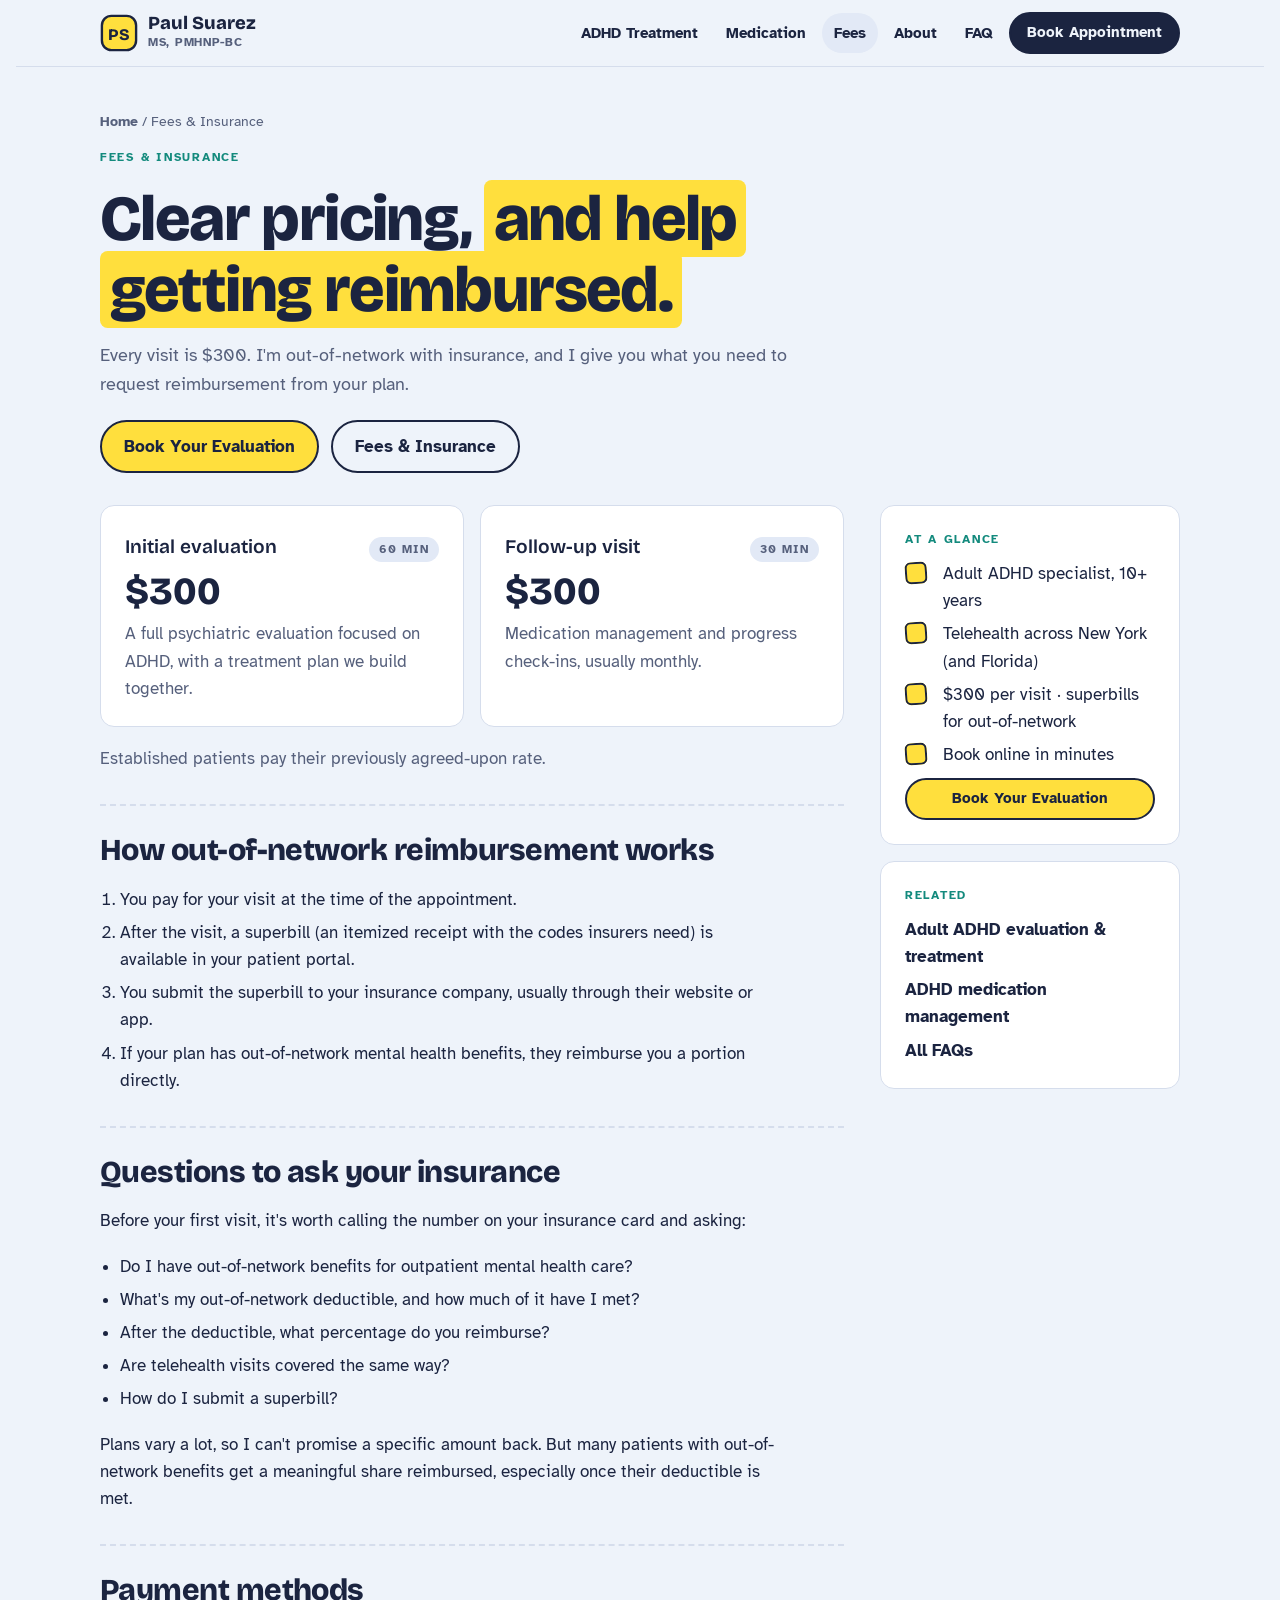
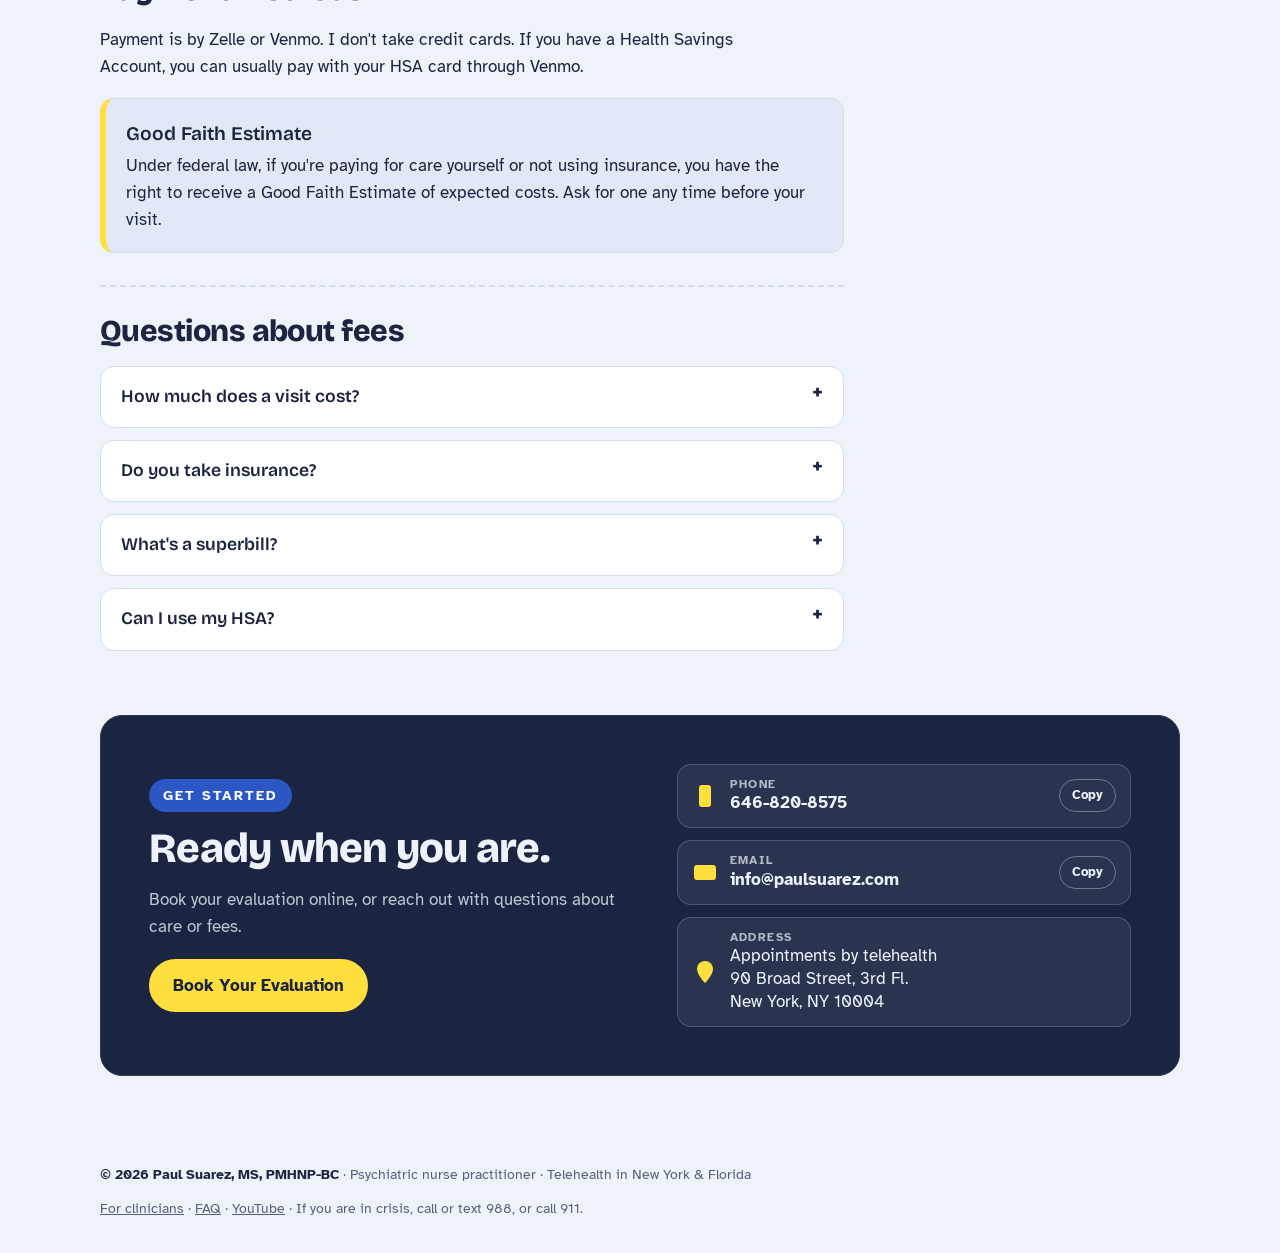
<file: fees/index.html>
<!doctype html>
<html lang="en">
<head>
<meta charset="utf-8">
<meta name="viewport" content="width=device-width, initial-scale=1, viewport-fit=cover">
<title>Fees &amp; Out-of-Network Insurance | Paul Suarez, PMHNP-BC, Adult ADHD NYC</title>
<meta name="description" content="ADHD evaluation and follow-up visits are $300. Out-of-network with insurance; superbills are provided after every visit for reimbursement. Zelle or Venmo.">
<link rel="canonical" href="https://www.paulsuarez.com/fees/">
<link rel="icon" href="/favicon.png" type="image/png">
<link rel="apple-touch-icon" href="/apple-touch-icon.png">
<meta name="theme-color" content="#EEF3FA">
<meta property="og:type" content="website">
<meta property="og:site_name" content="Paul Suarez, PMHNP-BC">
<meta property="og:title" content="Fees &amp; Out-of-Network Insurance | Paul Suarez, PMHNP-BC, Adult ADHD NYC">
<meta property="og:description" content="ADHD evaluation and follow-up visits are $300. Out-of-network with insurance; superbills are provided after every visit for reimbursement. Zelle or Venmo.">
<meta property="og:url" content="https://www.paulsuarez.com/fees/">
<meta property="og:image" content="https://www.paulsuarez.com/og-banner.jpg">
<meta name="twitter:card" content="summary_large_image">
<script type="application/ld+json">{"@context":"https://schema.org","@graph":[{"@type":["MedicalBusiness","MedicalClinic"],"@id":"https://www.paulsuarez.com/#practice","name":"Paul Suarez, MS, PMHNP-BC","url":"https://www.paulsuarez.com/","description":"Telehealth adult ADHD evaluation, treatment and medication management in New York, plus care for anxiety and depression.","telephone":"+1-646-820-8575","email":"info@paulsuarez.com","image":"https://www.paulsuarez.com/headshot.jpg","logo":"https://www.paulsuarez.com/apple-touch-icon.png","address":{"@type":"PostalAddress","streetAddress":"90 Broad Street, 3rd Fl.","addressLocality":"New York","addressRegion":"NY","postalCode":"10004","addressCountry":"US"},"areaServed":[{"@type":"State","name":"New York"},{"@type":"State","name":"Florida"}],"medicalSpecialty":"Psychiatric","priceRange":"$300","availableService":[{"@type":"MedicalProcedure","name":"Adult ADHD evaluation","url":"https://www.paulsuarez.com/adult-adhd-treatment/"},{"@type":"MedicalProcedure","name":"ADHD medication management","url":"https://www.paulsuarez.com/adhd-medication-management/"}],"founder":{"@id":"https://www.paulsuarez.com/#paul"},"employee":{"@id":"https://www.paulsuarez.com/#paul"},"paymentAccepted":"Zelle, Venmo","isAcceptingNewPatients":true},{"@type":"Person","@id":"https://www.paulsuarez.com/#paul","name":"Paul Suarez","honorificSuffix":"MS, PMHNP-BC","jobTitle":"Psychiatric Mental Health Nurse Practitioner","description":"Board-certified psychiatric nurse practitioner specializing in adult ADHD, seeing patients by telehealth across New York.","url":"https://www.paulsuarez.com/about/","image":"https://www.paulsuarez.com/headshot.jpg","email":"info@paulsuarez.com","telephone":"+1-646-820-8575","alumniOf":{"@type":"CollegeOrUniversity","name":"New York University"},"hasCredential":[{"@type":"EducationalOccupationalCredential","credentialCategory":"degree","name":"Master of Science in Nursing","recognizedBy":{"@type":"CollegeOrUniversity","name":"New York University"}},{"@type":"EducationalOccupationalCredential","credentialCategory":"certification","name":"Psychiatric-Mental Health Nurse Practitioner, Board Certified (PMHNP-BC)","recognizedBy":{"@type":"Organization","name":"American Nurses Credentialing Center"}},{"@type":"EducationalOccupationalCredential","credentialCategory":"license","name":"Psychiatric Nurse Practitioner license, New York","recognizedBy":{"@type":"GovernmentOrganization","name":"New York State Education Department"}},{"@type":"EducationalOccupationalCredential","credentialCategory":"license","name":"Psychiatric Nurse Practitioner license, Florida","recognizedBy":{"@type":"GovernmentOrganization","name":"Florida Board of Nursing"}}],"knowsAbout":["Adult ADHD","ADHD diagnosis","ADHD medication management","Anxiety disorders","Depression","Telepsychiatry"],"identifier":{"@type":"PropertyValue","propertyID":"NPI","value":"1225581424"},"worksFor":{"@id":"https://www.paulsuarez.com/#practice"},"sameAs":["https://npiregistry.cms.hhs.gov/provider-view/1225581424","https://x.com/paulsuareznp","https://www.youtube.com/@PaulSuarezNP"]},{"@type":"WebPage","@id":"https://www.paulsuarez.com/fees/#page","url":"https://www.paulsuarez.com/fees/","name":"Fees & Out-of-Network Insurance | Paul Suarez, PMHNP-BC, Adult ADHD NYC","description":"ADHD evaluation and follow-up visits are $300. Out-of-network with insurance; superbills are provided after every visit for reimbursement. Zelle or Venmo.","dateModified":"2026-11-02","inLanguage":"en-US","about":{"@id":"https://www.paulsuarez.com/#practice"},"reviewedBy":{"@id":"https://www.paulsuarez.com/#paul"},"lastReviewed":"2026-11-02","isPartOf":{"@type":"WebSite","@id":"https://www.paulsuarez.com/#site","url":"https://www.paulsuarez.com/","name":"Paul Suarez, PMHNP-BC"}},{"@type":"BreadcrumbList","itemListElement":[{"@type":"ListItem","position":1,"name":"Home","item":"https://www.paulsuarez.com/"},{"@type":"ListItem","position":2,"name":"Fees & Insurance","item":"https://www.paulsuarez.com/fees/"}]},{"@type":"FAQPage","mainEntity":[{"@type":"Question","name":"How much does a visit cost?","acceptedAnswer":{"@type":"Answer","text":"The initial evaluation (60 minutes) is $300, and follow-up visits (30 minutes) are $300. Established patients pay their previously agreed-upon rate."}},{"@type":"Question","name":"Do you take insurance?","acceptedAnswer":{"@type":"Answer","text":"I'm out-of-network with insurance plans. You pay $300 per visit, and after each appointment a superbill is available in your patient portal to submit to your insurance for possible out-of-network reimbursement. How much comes back depends on your plan."}},{"@type":"Question","name":"What's a superbill?","acceptedAnswer":{"@type":"Answer","text":"A superbill is an itemized receipt with the codes your insurance company needs to process an out-of-network claim. Mine are available in your patient portal after each visit, and you submit them to your insurer yourself."}},{"@type":"Question","name":"Can I use my HSA?","acceptedAnswer":{"@type":"Answer","text":"Usually, yes. Payment is by Zelle or Venmo, and most HSA cards can be used to pay through Venmo."}}]}]}</script>
<link rel="preconnect" href="https://fonts.googleapis.com">
<link rel="preconnect" href="https://fonts.gstatic.com" crossorigin>
<link rel="stylesheet" href="https://fonts.googleapis.com/css2?family=Atkinson+Hyperlegible:wght@400;700&family=Bricolage+Grotesque:opsz,wght@12..96,600;12..96,800&family=Kalam:wght@400;700&display=swap">
<link rel="stylesheet" href="/assets/site.css">
</head>
<body>
<header class="bar">
  <div class="wrap">
    <a class="brand" href="/" aria-label="Paul Suarez, home"><svg viewBox="0 0 40 40" aria-hidden="true"><rect x="2" y="2" width="36" height="36" rx="10" class="f-hl s"/><text x="20" y="27" text-anchor="middle" font-size="17" font-weight="800" class="t-onhl" style="font-family:var(--f-display)">PS</text></svg><span><b>Paul Suarez</b><small>MS, PMHNP-BC</small></span></a>
    <nav class="nav" aria-label="Main"><a class="l" href="/adult-adhd-treatment/">ADHD Treatment</a><a class="l" href="/adhd-medication-management/">Medication</a><a class="l" href="/fees/" aria-current="page">Fees</a><a class="l" href="/about/">About</a><a class="l" href="/faq/">FAQ</a><a class="btn sm" href="https://intakeq.com/booking/2kvabe" target="_blank" rel="noopener">Book Appointment</a></nav>
  </div>
  <nav class="wrap mnav" aria-label="Pages"><a href="/adult-adhd-treatment/">ADHD Treatment</a><a href="/adhd-medication-management/">Medication</a><a href="/fees/" aria-current="page">Fees</a><a href="/about/">About</a><a href="/faq/">FAQ</a></nav>
</header>
<main class="wrap" id="top">
  <section class="page-hero">
    <div class="crumbs"><a href="/">Home</a> / Fees &amp; Insurance</div>
    <div class="eyebrow">Fees &amp; insurance</div>
    <h1>Clear pricing, <span class="mark">and help getting reimbursed.</span></h1>
    <p class="lede">Every visit is $300. I'm out-of-network with insurance, and I give you what you need to request reimbursement from your plan.</p>
    <div class="cta"><a class="btn hl" href="https://intakeq.com/booking/2kvabe" target="_blank" rel="noopener">Book Your Evaluation</a><a class="btn ghost" href="/fees/">Fees &amp; Insurance</a></div>
  </section>
  <div class="layout">
    <article class="prose">
      <div class="fees">
        <div class="fee">
          <div class="top"><h3>Initial evaluation</h3><span class="pill">60 min</span></div>
          <div class="price">$300</div>
          <p>A full psychiatric evaluation focused on ADHD, with a treatment plan we build together.</p>
        </div>
        <div class="fee">
          <div class="top"><h3>Follow-up visit</h3><span class="pill">30 min</span></div>
          <div class="price">$300</div>
          <p>Medication management and progress check-ins, usually monthly.</p>
        </div>
      </div>
      <p class="muted">Established patients pay their previously agreed-upon rate.</p>

      <h2>How out-of-network reimbursement works</h2>
      <ol>
        <li>You pay for your visit at the time of the appointment.</li>
        <li>After the visit, a superbill (an itemized receipt with the codes insurers need) is available in your patient portal.</li>
        <li>You submit the superbill to your insurance company, usually through their website or app.</li>
        <li>If your plan has out-of-network mental health benefits, they reimburse you a portion directly.</li>
      </ol>

      <h2>Questions to ask your insurance</h2>
      <p>Before your first visit, it's worth calling the number on your insurance card and asking:</p>
      <ul>
        <li>Do I have out-of-network benefits for outpatient mental health care?</li>
        <li>What's my out-of-network deductible, and how much of it have I met?</li>
        <li>After the deductible, what percentage do you reimburse?</li>
        <li>Are telehealth visits covered the same way?</li>
        <li>How do I submit a superbill?</li>
      </ul>
      <p>Plans vary a lot, so I can't promise a specific amount back. But many patients with out-of-network benefits get a meaningful share reimbursed, especially once their deductible is met.</p>

      <h2>Payment methods</h2>
      <p>Payment is by Zelle or Venmo. I don't take credit cards. If you have a Health Savings Account, you can usually pay with your HSA card through Venmo.</p>

      <div class="callout">
        <h3>Good Faith Estimate</h3>
        <p>Under federal law, if you're paying for care yourself or not using insurance, you have the right to receive a Good Faith Estimate of expected costs. Ask for one any time before your visit.</p>
      </div>

      <h2>Questions about fees</h2>
      <div class="faq"><details><summary>How much does a visit cost?</summary><p>The initial evaluation (60 minutes) is $300, and follow-up visits (30 minutes) are $300. Established patients pay their previously agreed-upon rate.</p></details><details><summary>Do you take insurance?</summary><p>I'm out-of-network with insurance plans. You pay $300 per visit, and after each appointment a superbill is available in your patient portal to submit to your insurance for possible out-of-network reimbursement. How much comes back depends on your plan.</p></details><details><summary>What&#x27;s a superbill?</summary><p>A superbill is an itemized receipt with the codes your insurance company needs to process an out-of-network claim. Mine are available in your patient portal after each visit, and you submit them to your insurer yourself.</p></details><details><summary>Can I use my HSA?</summary><p>Usually, yes. Payment is by Zelle or Venmo, and most HSA cards can be used to pay through Venmo.</p></details></div>
    </article>
    <aside class="aside">
      <div class="box">
        <div class="eyebrow">At a glance</div>
        <ul class="checks">
          <li>Adult ADHD specialist, 10+ years</li>
          <li>Telehealth across New York (and Florida)</li>
          <li>$300 per visit · superbills for out-of-network</li>
          <li>Book online in minutes</li>
        </ul>
        <a class="btn hl sm" href="https://intakeq.com/booking/2kvabe" target="_blank" rel="noopener">Book Your Evaluation</a>
      </div>
      <div class="box">
        <div class="eyebrow">Related</div>
        <ul><li><a href="/adult-adhd-treatment/">Adult ADHD evaluation & treatment</a></li><li><a href="/adhd-medication-management/">ADHD medication management</a></li><li><a href="/faq/">All FAQs</a></li></ul>
      </div>
    </aside>
  </div>
  <section id="contact">
    <div class="contact">
      <div style="display:grid;gap:14px">
        <div class="eyebrow" style="justify-self:start;background:#2B57C4;color:#fff;padding:6px 14px;border-radius:999px;font-size:.85rem">Get started</div>
        <h2>Ready when you are.</h2>
        <p>Book your evaluation online, or reach out with questions about care or fees.</p>
        <div class="cta"><a class="btn hl" href="https://intakeq.com/booking/2kvabe" target="_blank" rel="noopener">Book Your Evaluation</a></div>
      </div>
      <div class="cinfo">
        <div class="crow">
          <svg viewBox="0 0 26 26" aria-hidden="true"><rect x="7" y="2" width="12" height="22" rx="3" class="f-hl"/></svg>
          <span><small>Phone</small><a href="tel:+16468208575">646-820-8575</a></span>
          <button class="copy" data-copy="646-820-8575">Copy</button>
        </div>
        <div class="crow">
          <svg viewBox="0 0 26 26" aria-hidden="true"><rect x="2" y="6" width="22" height="15" rx="3" class="f-hl"/></svg>
          <span><small>Email</small><a href="mailto:info@paulsuarez.com">info@paulsuarez.com</a></span>
          <button class="copy" data-copy="info@paulsuarez.com">Copy</button>
        </div>
        <div class="crow">
          <svg viewBox="0 0 26 26" aria-hidden="true"><path d="M13 2a8 8 0 0 0-8 8c0 6 8 14 8 14s8-8 8-14a8 8 0 0 0-8-8z" class="f-hl"/></svg>
          <span><small>Address</small>Appointments by telehealth<br>90 Broad Street, 3rd Fl.<br>New York, NY 10004</span>
          <span></span>
        </div>
      </div>
    </div>
  </section>
  <footer>
    <span><b>© 2026 Paul Suarez, MS, PMHNP-BC</b> · Psychiatric nurse practitioner · Telehealth in New York &amp; Florida</span>
    <span><a href="/referrals/">For clinicians</a> · <a href="/faq/">FAQ</a> · <a href="https://www.youtube.com/@PaulSuarezNP" target="_blank" rel="noopener me">YouTube</a> · If you are in crisis, call or text 988, or call 911.</span>
  </footer>
</main>
<script>
document.querySelectorAll('.copy').forEach(b=>b.addEventListener('click',()=>{
  const t=b.dataset.copy, done=()=>{const o=b.textContent;b.textContent='Copied';setTimeout(()=>b.textContent=o,1400)};
  try{navigator.clipboard.writeText(t).then(done,()=>sel(b))}catch(e){sel(b)}
  function sel(btn){const s=btn.parentElement.querySelector('a');const r=document.createRange();r.selectNodeContents(s);const w=getSelection();w.removeAllRanges();w.addRange(r)}
}));
</script>
</body>
</html>
</file>
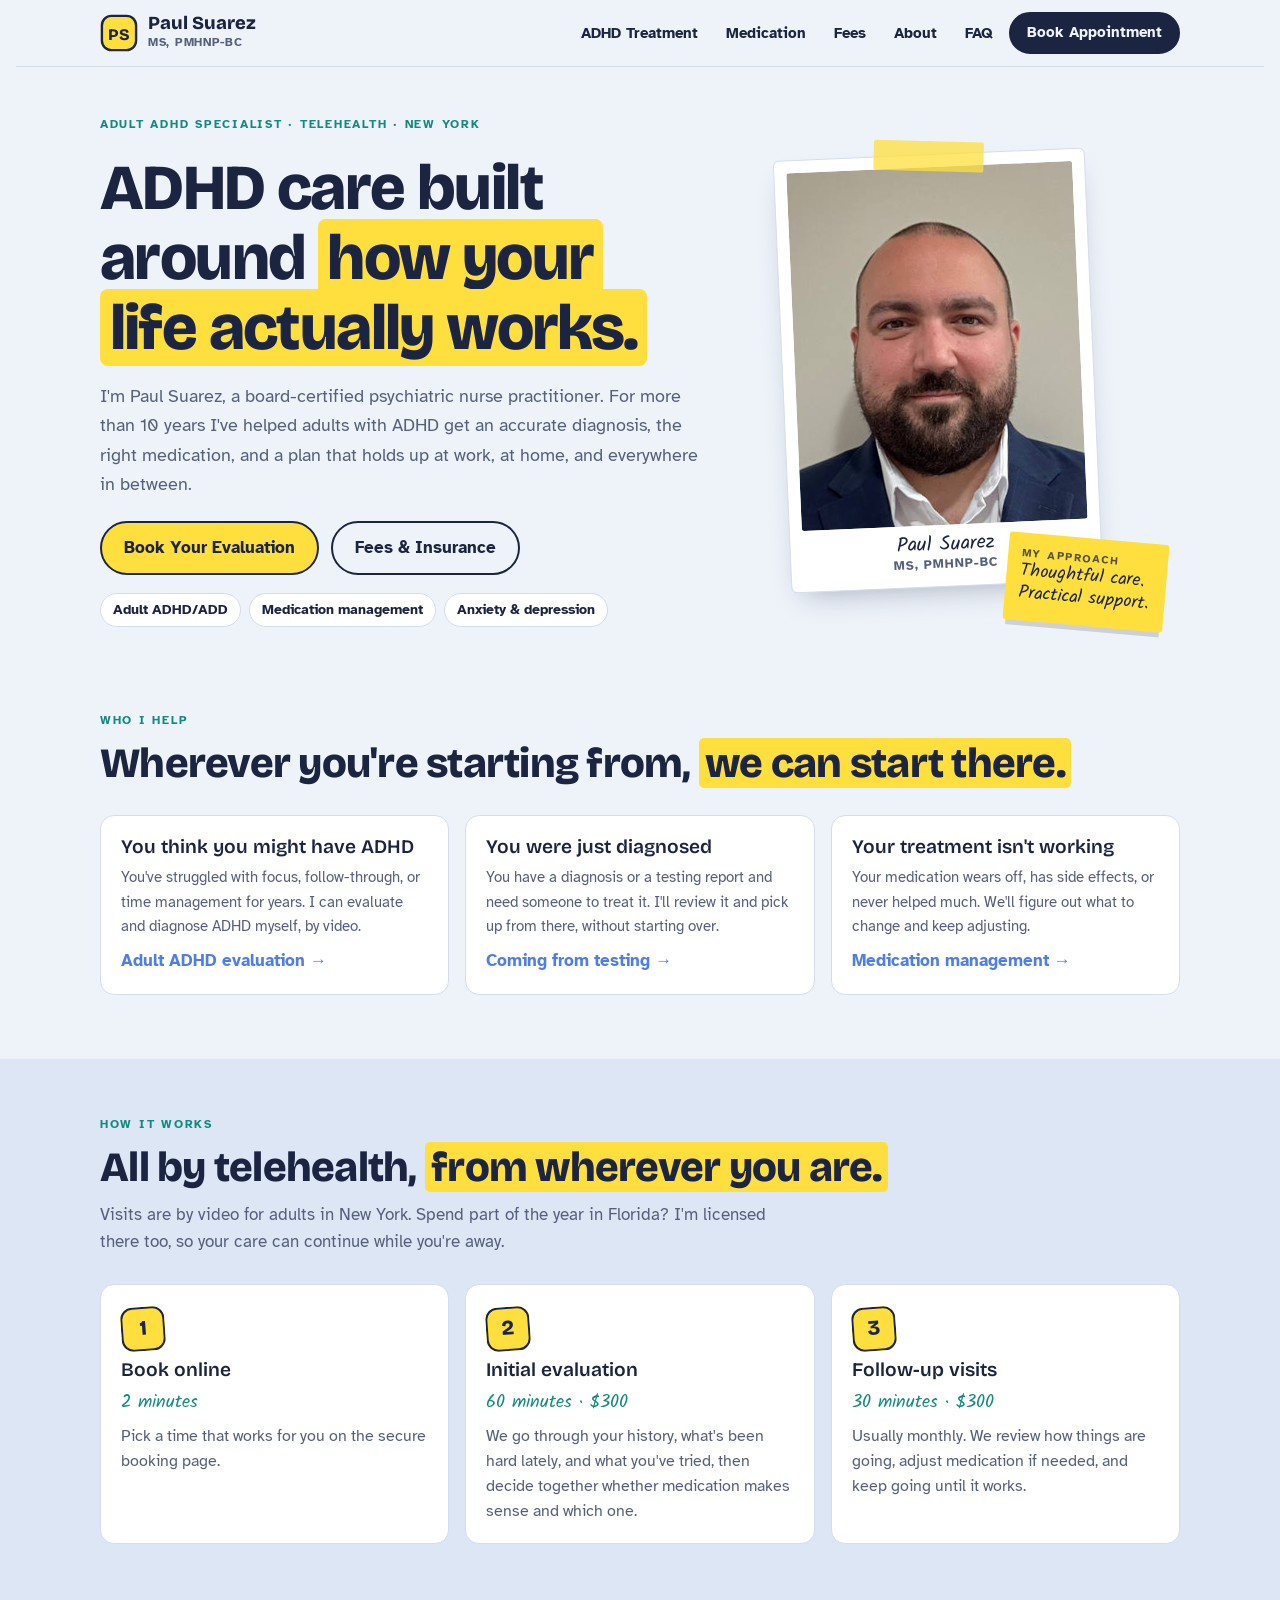
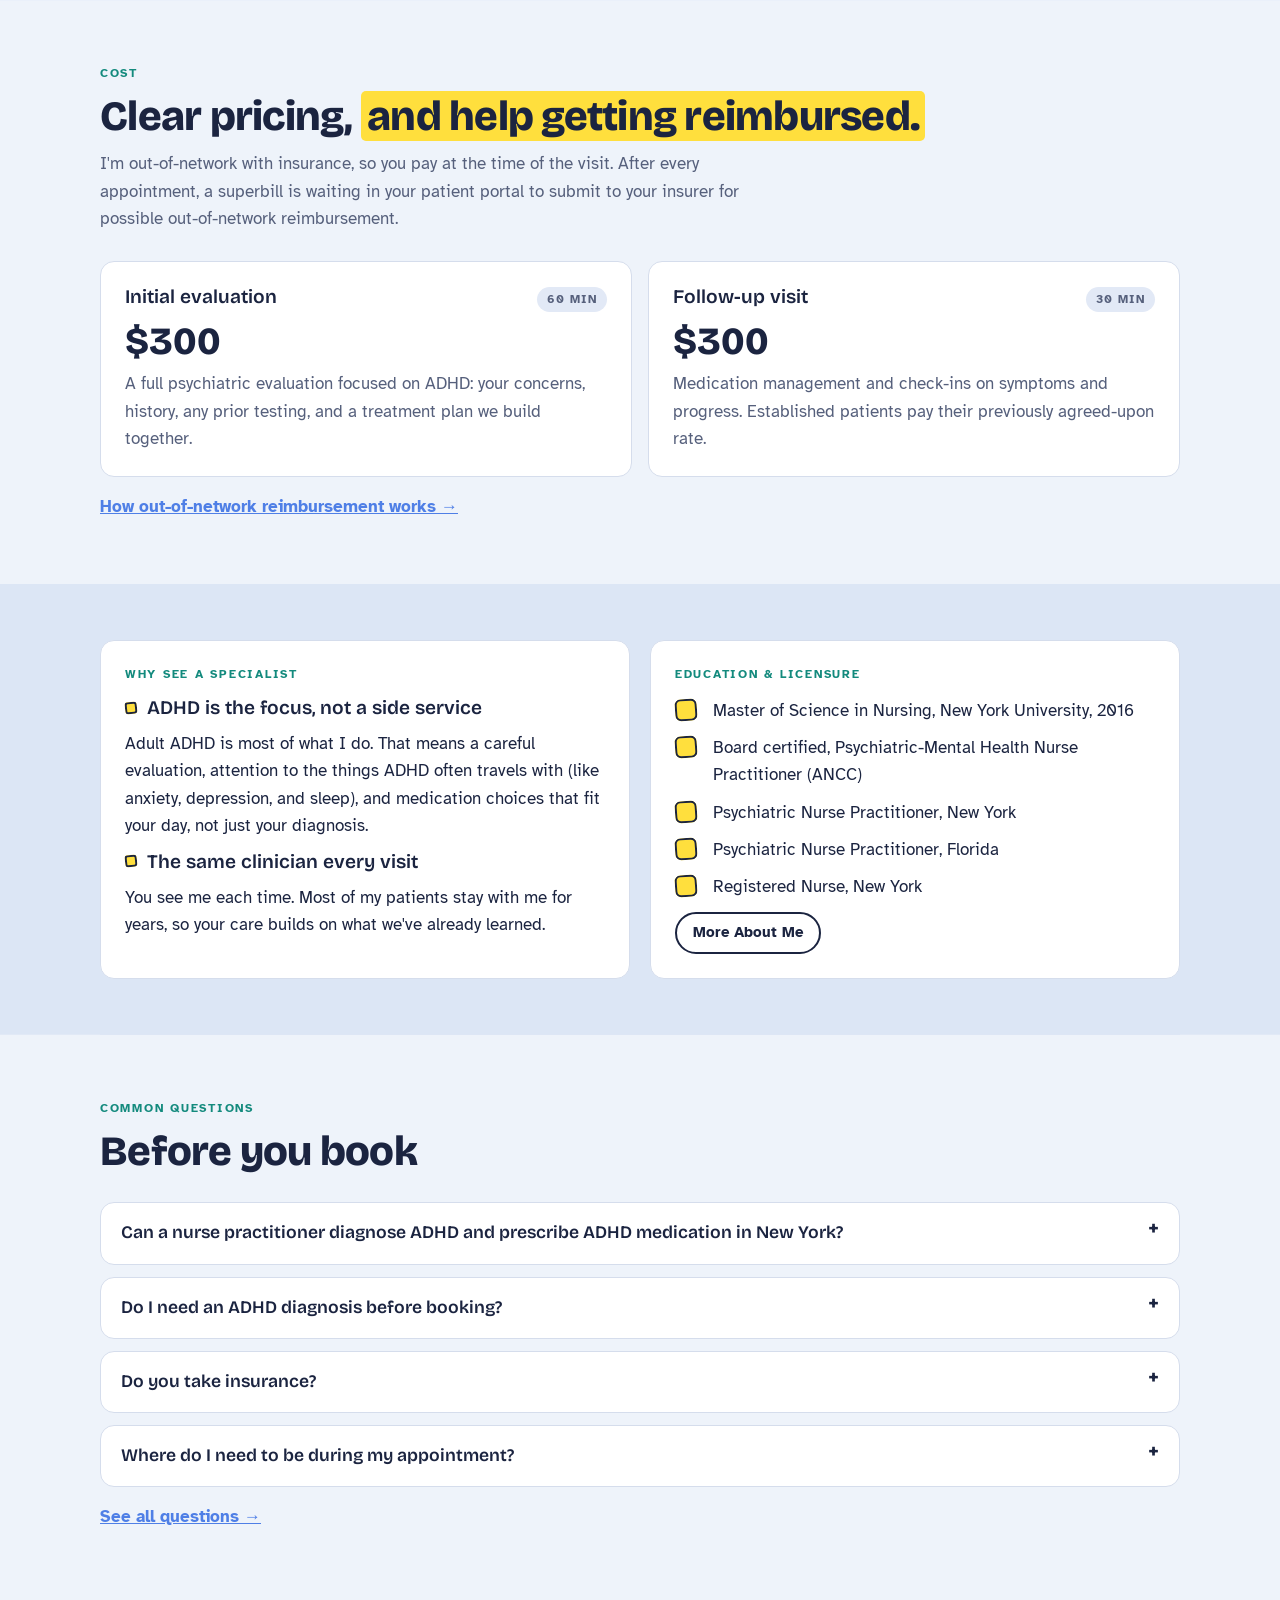
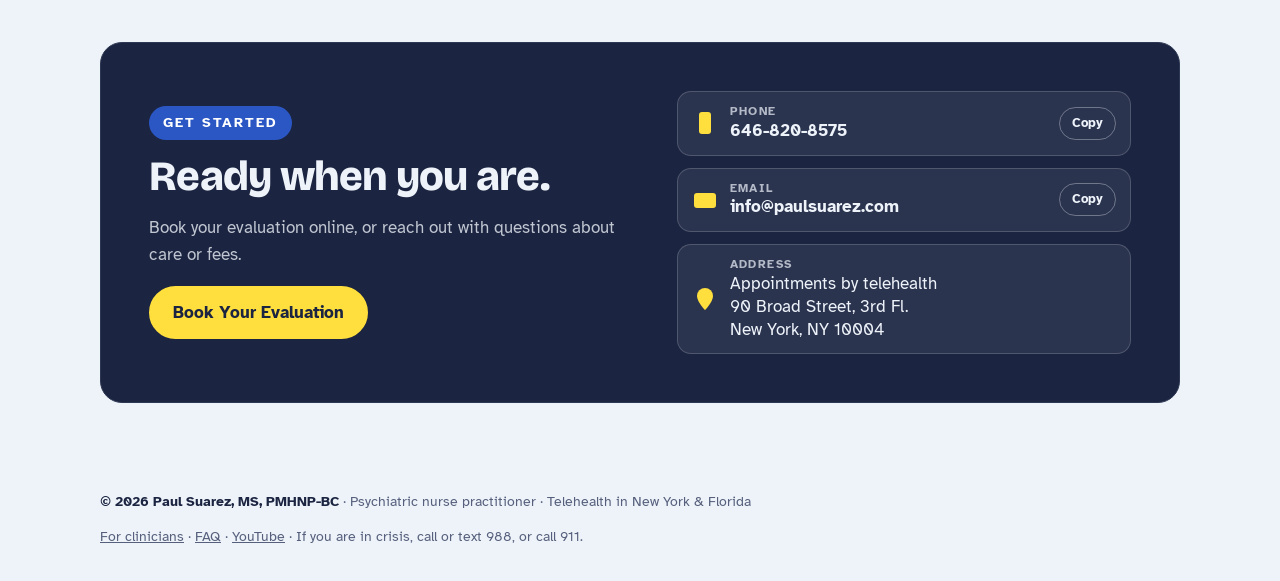
<file: home/index.html>
<!doctype html><html lang="en"><head><meta charset="utf-8"><title>Paul Suarez, PMHNP-BC</title><meta name="robots" content="noindex"><link rel="canonical" href="https://www.paulsuarez.com/"><meta http-equiv="refresh" content="0; url=/"><script>location.replace("/")</script></head><body><a href="/">Continue to paulsuarez.com</a></body></html>
</file>
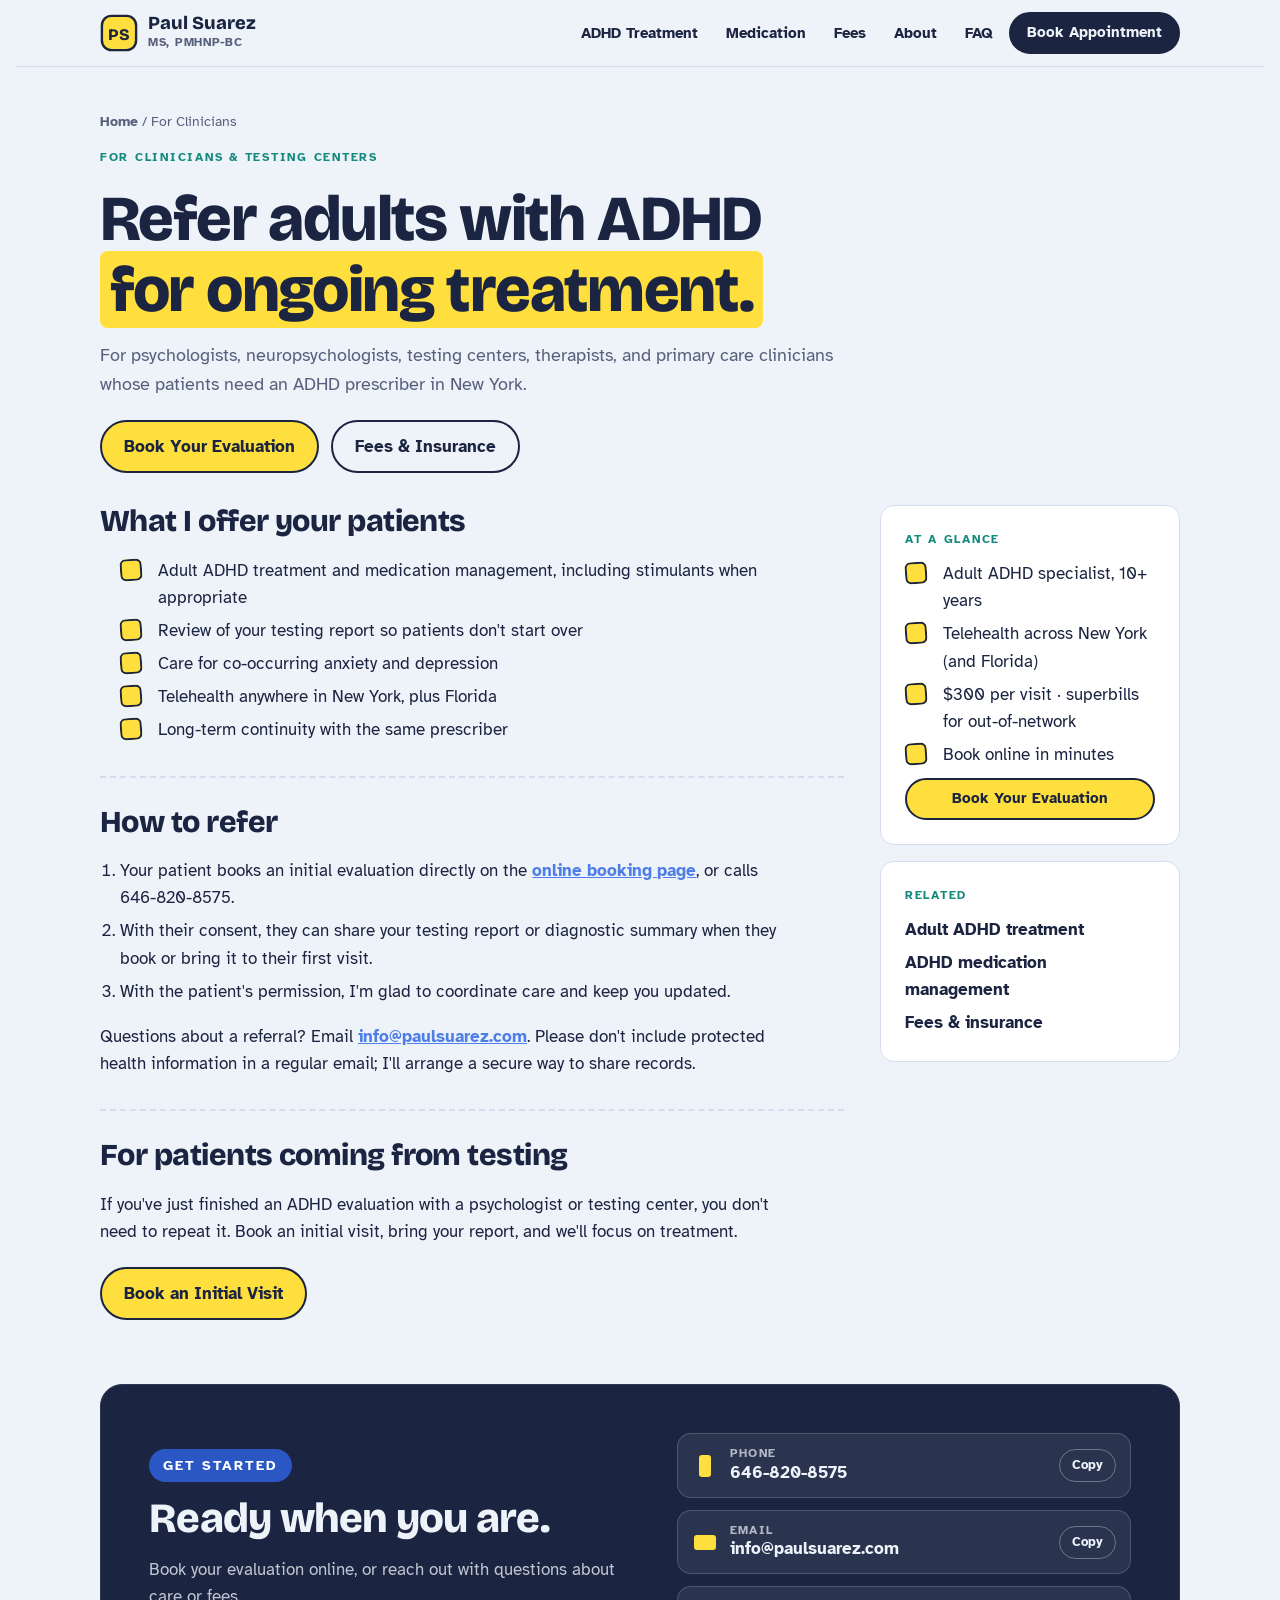
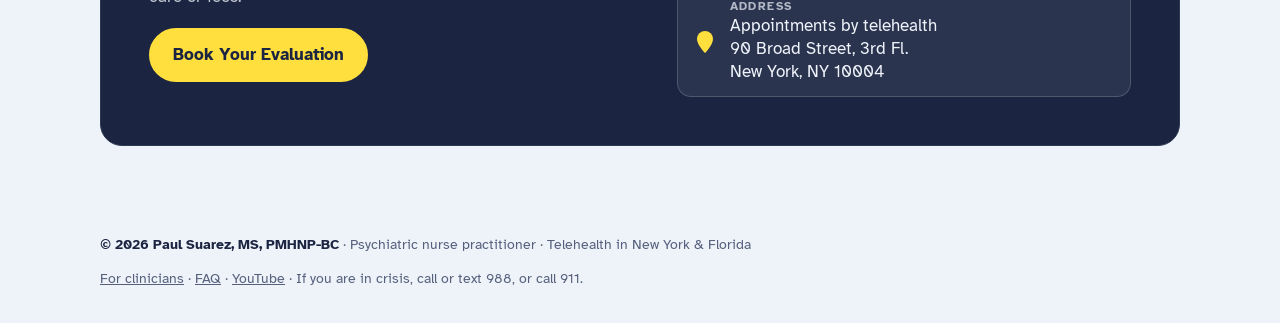
<file: referrals/index.html>
<!doctype html>
<html lang="en">
<head>
<meta charset="utf-8">
<meta name="viewport" content="width=device-width, initial-scale=1, viewport-fit=cover">
<title>Refer a Patient for Adult ADHD Treatment | Paul Suarez, PMHNP-BC, NYC</title>
<meta name="description" content="For psychologists, testing centers, therapists and physicians: refer adults with ADHD for telehealth medication management across New York. Prior testing welcomed.">
<link rel="canonical" href="https://www.paulsuarez.com/referrals/">
<link rel="icon" href="/favicon.png" type="image/png">
<link rel="apple-touch-icon" href="/apple-touch-icon.png">
<meta name="theme-color" content="#EEF3FA">
<meta property="og:type" content="website">
<meta property="og:site_name" content="Paul Suarez, PMHNP-BC">
<meta property="og:title" content="Refer a Patient for Adult ADHD Treatment | Paul Suarez, PMHNP-BC, NYC">
<meta property="og:description" content="For psychologists, testing centers, therapists and physicians: refer adults with ADHD for telehealth medication management across New York. Prior testing welcomed.">
<meta property="og:url" content="https://www.paulsuarez.com/referrals/">
<meta property="og:image" content="https://www.paulsuarez.com/og-banner.jpg">
<meta name="twitter:card" content="summary_large_image">
<script type="application/ld+json">{"@context":"https://schema.org","@graph":[{"@type":["MedicalBusiness","MedicalClinic"],"@id":"https://www.paulsuarez.com/#practice","name":"Paul Suarez, MS, PMHNP-BC","url":"https://www.paulsuarez.com/","description":"Telehealth adult ADHD evaluation, treatment and medication management in New York, plus care for anxiety and depression.","telephone":"+1-646-820-8575","email":"info@paulsuarez.com","image":"https://www.paulsuarez.com/headshot.jpg","logo":"https://www.paulsuarez.com/apple-touch-icon.png","address":{"@type":"PostalAddress","streetAddress":"90 Broad Street, 3rd Fl.","addressLocality":"New York","addressRegion":"NY","postalCode":"10004","addressCountry":"US"},"areaServed":[{"@type":"State","name":"New York"},{"@type":"State","name":"Florida"}],"medicalSpecialty":"Psychiatric","priceRange":"$300","availableService":[{"@type":"MedicalProcedure","name":"Adult ADHD evaluation","url":"https://www.paulsuarez.com/adult-adhd-treatment/"},{"@type":"MedicalProcedure","name":"ADHD medication management","url":"https://www.paulsuarez.com/adhd-medication-management/"}],"founder":{"@id":"https://www.paulsuarez.com/#paul"},"employee":{"@id":"https://www.paulsuarez.com/#paul"},"paymentAccepted":"Zelle, Venmo","isAcceptingNewPatients":true},{"@type":"Person","@id":"https://www.paulsuarez.com/#paul","name":"Paul Suarez","honorificSuffix":"MS, PMHNP-BC","jobTitle":"Psychiatric Mental Health Nurse Practitioner","description":"Board-certified psychiatric nurse practitioner specializing in adult ADHD, seeing patients by telehealth across New York.","url":"https://www.paulsuarez.com/about/","image":"https://www.paulsuarez.com/headshot.jpg","email":"info@paulsuarez.com","telephone":"+1-646-820-8575","alumniOf":{"@type":"CollegeOrUniversity","name":"New York University"},"hasCredential":[{"@type":"EducationalOccupationalCredential","credentialCategory":"degree","name":"Master of Science in Nursing","recognizedBy":{"@type":"CollegeOrUniversity","name":"New York University"}},{"@type":"EducationalOccupationalCredential","credentialCategory":"certification","name":"Psychiatric-Mental Health Nurse Practitioner, Board Certified (PMHNP-BC)","recognizedBy":{"@type":"Organization","name":"American Nurses Credentialing Center"}},{"@type":"EducationalOccupationalCredential","credentialCategory":"license","name":"Psychiatric Nurse Practitioner license, New York","recognizedBy":{"@type":"GovernmentOrganization","name":"New York State Education Department"}},{"@type":"EducationalOccupationalCredential","credentialCategory":"license","name":"Psychiatric Nurse Practitioner license, Florida","recognizedBy":{"@type":"GovernmentOrganization","name":"Florida Board of Nursing"}}],"knowsAbout":["Adult ADHD","ADHD diagnosis","ADHD medication management","Anxiety disorders","Depression","Telepsychiatry"],"identifier":{"@type":"PropertyValue","propertyID":"NPI","value":"1225581424"},"worksFor":{"@id":"https://www.paulsuarez.com/#practice"},"sameAs":["https://npiregistry.cms.hhs.gov/provider-view/1225581424","https://x.com/paulsuareznp","https://www.youtube.com/@PaulSuarezNP"]},{"@type":"WebPage","@id":"https://www.paulsuarez.com/referrals/#page","url":"https://www.paulsuarez.com/referrals/","name":"Refer a Patient for Adult ADHD Treatment | Paul Suarez, PMHNP-BC, NYC","description":"For psychologists, testing centers, therapists and physicians: refer adults with ADHD for telehealth medication management across New York. Prior testing welcomed.","dateModified":"2026-11-02","inLanguage":"en-US","about":{"@id":"https://www.paulsuarez.com/#practice"},"reviewedBy":{"@id":"https://www.paulsuarez.com/#paul"},"lastReviewed":"2026-11-02","isPartOf":{"@type":"WebSite","@id":"https://www.paulsuarez.com/#site","url":"https://www.paulsuarez.com/","name":"Paul Suarez, PMHNP-BC"}},{"@type":"BreadcrumbList","itemListElement":[{"@type":"ListItem","position":1,"name":"Home","item":"https://www.paulsuarez.com/"},{"@type":"ListItem","position":2,"name":"For Clinicians","item":"https://www.paulsuarez.com/referrals/"}]}]}</script>
<link rel="preconnect" href="https://fonts.googleapis.com">
<link rel="preconnect" href="https://fonts.gstatic.com" crossorigin>
<link rel="stylesheet" href="https://fonts.googleapis.com/css2?family=Atkinson+Hyperlegible:wght@400;700&family=Bricolage+Grotesque:opsz,wght@12..96,600;12..96,800&family=Kalam:wght@400;700&display=swap">
<link rel="stylesheet" href="/assets/site.css">
</head>
<body>
<header class="bar">
  <div class="wrap">
    <a class="brand" href="/" aria-label="Paul Suarez, home"><svg viewBox="0 0 40 40" aria-hidden="true"><rect x="2" y="2" width="36" height="36" rx="10" class="f-hl s"/><text x="20" y="27" text-anchor="middle" font-size="17" font-weight="800" class="t-onhl" style="font-family:var(--f-display)">PS</text></svg><span><b>Paul Suarez</b><small>MS, PMHNP-BC</small></span></a>
    <nav class="nav" aria-label="Main"><a class="l" href="/adult-adhd-treatment/">ADHD Treatment</a><a class="l" href="/adhd-medication-management/">Medication</a><a class="l" href="/fees/">Fees</a><a class="l" href="/about/">About</a><a class="l" href="/faq/">FAQ</a><a class="btn sm" href="https://intakeq.com/booking/2kvabe" target="_blank" rel="noopener">Book Appointment</a></nav>
  </div>
  <nav class="wrap mnav" aria-label="Pages"><a href="/adult-adhd-treatment/">ADHD Treatment</a><a href="/adhd-medication-management/">Medication</a><a href="/fees/">Fees</a><a href="/about/">About</a><a href="/faq/">FAQ</a></nav>
</header>
<main class="wrap" id="top">
  <section class="page-hero">
    <div class="crumbs"><a href="/">Home</a> / For Clinicians</div>
    <div class="eyebrow">For clinicians &amp; testing centers</div>
    <h1>Refer adults with ADHD <span class="mark">for ongoing treatment.</span></h1>
    <p class="lede">For psychologists, neuropsychologists, testing centers, therapists, and primary care clinicians whose patients need an ADHD prescriber in New York.</p>
    <div class="cta"><a class="btn hl" href="https://intakeq.com/booking/2kvabe" target="_blank" rel="noopener">Book Your Evaluation</a><a class="btn ghost" href="/fees/">Fees &amp; Insurance</a></div>
  </section>
  <div class="layout">
    <article class="prose">
      <h2>What I offer your patients</h2>
      <ul class="checks">
        <li>Adult ADHD treatment and medication management, including stimulants when appropriate</li>
        <li>Review of your testing report so patients don't start over</li>
        <li>Care for co-occurring anxiety and depression</li>
        <li>Telehealth anywhere in New York, plus Florida</li>
        <li>Long-term continuity with the same prescriber</li>
      </ul>

      <h2>How to refer</h2>
      <ol>
        <li>Your patient books an initial evaluation directly on the <a href="https://intakeq.com/booking/2kvabe">online booking page</a>, or calls 646-820-8575.</li>
        <li>With their consent, they can share your testing report or diagnostic summary when they book or bring it to their first visit.</li>
        <li>With the patient's permission, I'm glad to coordinate care and keep you updated.</li>
      </ol>
      <p>Questions about a referral? Email <a href="mailto:info@paulsuarez.com">info@paulsuarez.com</a>. Please don't include protected health information in a regular email; I'll arrange a secure way to share records.</p>

      <h2>For patients coming from testing</h2>
      <p>If you've just finished an ADHD evaluation with a psychologist or testing center, you don't need to repeat it. Book an initial visit, bring your report, and we'll focus on treatment.</p>
      <div class="cta"><a class="btn hl" href="https://intakeq.com/booking/2kvabe" target="_blank" rel="noopener">Book an Initial Visit</a></div>
    </article>
    <aside class="aside">
      <div class="box">
        <div class="eyebrow">At a glance</div>
        <ul class="checks">
          <li>Adult ADHD specialist, 10+ years</li>
          <li>Telehealth across New York (and Florida)</li>
          <li>$300 per visit · superbills for out-of-network</li>
          <li>Book online in minutes</li>
        </ul>
        <a class="btn hl sm" href="https://intakeq.com/booking/2kvabe" target="_blank" rel="noopener">Book Your Evaluation</a>
      </div>
      <div class="box">
        <div class="eyebrow">Related</div>
        <ul><li><a href="/adult-adhd-treatment/">Adult ADHD treatment</a></li><li><a href="/adhd-medication-management/">ADHD medication management</a></li><li><a href="/fees/">Fees & insurance</a></li></ul>
      </div>
    </aside>
  </div>
  <section id="contact">
    <div class="contact">
      <div style="display:grid;gap:14px">
        <div class="eyebrow" style="justify-self:start;background:#2B57C4;color:#fff;padding:6px 14px;border-radius:999px;font-size:.85rem">Get started</div>
        <h2>Ready when you are.</h2>
        <p>Book your evaluation online, or reach out with questions about care or fees.</p>
        <div class="cta"><a class="btn hl" href="https://intakeq.com/booking/2kvabe" target="_blank" rel="noopener">Book Your Evaluation</a></div>
      </div>
      <div class="cinfo">
        <div class="crow">
          <svg viewBox="0 0 26 26" aria-hidden="true"><rect x="7" y="2" width="12" height="22" rx="3" class="f-hl"/></svg>
          <span><small>Phone</small><a href="tel:+16468208575">646-820-8575</a></span>
          <button class="copy" data-copy="646-820-8575">Copy</button>
        </div>
        <div class="crow">
          <svg viewBox="0 0 26 26" aria-hidden="true"><rect x="2" y="6" width="22" height="15" rx="3" class="f-hl"/></svg>
          <span><small>Email</small><a href="mailto:info@paulsuarez.com">info@paulsuarez.com</a></span>
          <button class="copy" data-copy="info@paulsuarez.com">Copy</button>
        </div>
        <div class="crow">
          <svg viewBox="0 0 26 26" aria-hidden="true"><path d="M13 2a8 8 0 0 0-8 8c0 6 8 14 8 14s8-8 8-14a8 8 0 0 0-8-8z" class="f-hl"/></svg>
          <span><small>Address</small>Appointments by telehealth<br>90 Broad Street, 3rd Fl.<br>New York, NY 10004</span>
          <span></span>
        </div>
      </div>
    </div>
  </section>
  <footer>
    <span><b>© 2026 Paul Suarez, MS, PMHNP-BC</b> · Psychiatric nurse practitioner · Telehealth in New York &amp; Florida</span>
    <span><a href="/referrals/">For clinicians</a> · <a href="/faq/">FAQ</a> · <a href="https://www.youtube.com/@PaulSuarezNP" target="_blank" rel="noopener me">YouTube</a> · If you are in crisis, call or text 988, or call 911.</span>
  </footer>
</main>
<script>
document.querySelectorAll('.copy').forEach(b=>b.addEventListener('click',()=>{
  const t=b.dataset.copy, done=()=>{const o=b.textContent;b.textContent='Copied';setTimeout(()=>b.textContent=o,1400)};
  try{navigator.clipboard.writeText(t).then(done,()=>sel(b))}catch(e){sel(b)}
  function sel(btn){const s=btn.parentElement.querySelector('a');const r=document.createRange();r.selectNodeContents(s);const w=getSelection();w.removeAllRanges();w.addRange(r)}
}));
</script>
</body>
</html>
</file>
<file: assets/site.css>
:root{
  --paper:#EEF3FA; --card:#FFFFFF; --ink:#1B2440; --muted:#56607C; --line:#D5DDEC;
  --hl:#FFDF3D; --on-hl:#1B2440; --teal:#138A7D; --coral:#EE5A4B; --sky:#4F7FE6; --soft:#E2E9F6;
  --f-display:"Bricolage Grotesque","Avenir Next","Segoe UI",sans-serif;
  --f-body:"Atkinson Hyperlegible","Verdana","Segoe UI",sans-serif;
  --f-hand:"Kalam","Comic Sans MS","Marker Felt",cursive;
  --r:14px;
}
@media (prefers-color-scheme: dark){:root:not([data-theme="light"]){
  --paper:#111726; --card:#1A2236; --ink:#ECF0F8; --muted:#A3ADC6; --line:#2D3852;
  --hl:#FFD83A; --teal:#3CC2B1; --coral:#FF7A6B; --sky:#7EA2F5; --soft:#222C44; color-scheme:dark}}
:root[data-theme="dark"]{
  --paper:#111726; --card:#1A2236; --ink:#ECF0F8; --muted:#A3ADC6; --line:#2D3852;
  --hl:#FFD83A; --teal:#3CC2B1; --coral:#FF7A6B; --sky:#7EA2F5; --soft:#222C44; color-scheme:dark}

*{box-sizing:border-box}
[hidden]{display:none!important}
html{scroll-behavior:smooth;scroll-padding-top:84px}
body{margin:0;background:var(--paper);color:var(--ink);font-family:var(--f-body);font-size:17px;line-height:1.6;
  padding-left:max(16px,env(safe-area-inset-left,0px));padding-right:max(16px,env(safe-area-inset-right,0px));padding-block:0 24px}
body::before{content:"";position:fixed;inset:0 0 auto;height:env(safe-area-inset-top,0px);z-index:10;background:var(--paper)}
.wrap{max-width:1080px;margin:0 auto}
h1,h2,h3{font-family:var(--f-display);line-height:1.1;text-wrap:balance;margin:0}
h1{font-size:clamp(2.3rem,6.4vw,4rem);font-weight:800;letter-spacing:-.025em}
h2{font-size:clamp(1.8rem,4.4vw,2.6rem);font-weight:800;letter-spacing:-.018em}
h3{font-size:1.2rem;font-weight:600}
p{margin:0;max-width:62ch}
a{color:inherit}
:focus-visible{outline:3px solid var(--sky);outline-offset:3px;border-radius:6px}
.mark{background:var(--hl);color:var(--on-hl);padding:0 .15em;border-radius:.12em;-webkit-box-decoration-break:clone;box-decoration-break:clone}
.hand{font-family:var(--f-hand)}
.eyebrow{font-size:.78rem;letter-spacing:.14em;text-transform:uppercase;font-weight:700;color:var(--teal)}
.muted{color:var(--muted)}

/* svg paint */
.f-card{fill:var(--card)}.f-paper{fill:var(--paper)}.f-ink{fill:var(--ink)}.f-hl{fill:var(--hl)}.f-teal{fill:var(--teal)}
.f-coral{fill:var(--coral)}.f-sky{fill:var(--sky)}.f-line{fill:var(--line)}.f-soft{fill:var(--soft)}.f-muted{fill:var(--muted)}
.s{stroke:var(--ink);stroke-width:2.5;stroke-linecap:round;stroke-linejoin:round}
.no{fill:none}.t-ink{fill:var(--ink)}.t-onhl{fill:var(--on-hl)}
svg text{font-family:var(--f-hand)}

/* buttons */
.btn{display:inline-flex;align-items:center;justify-content:center;gap:8px;border-radius:999px;border:2px solid var(--ink);background:var(--ink);color:var(--paper);padding:11px 22px;font-weight:700;text-decoration:none;min-height:46px;transition:transform .15s}
.btn:hover{transform:translateY(-2px)}
.btn.hl{background:var(--hl);color:var(--on-hl);border-color:var(--on-hl)}
.btn.ghost{background:transparent;color:var(--ink)}
.btn.sm{padding:7px 16px;min-height:38px;font-size:.92rem}

/* bar */
.bar{position:sticky;top:env(safe-area-inset-top,0px);z-index:5;background:var(--paper);border-bottom:1px solid var(--line)}
.bar .wrap{display:flex;align-items:center;gap:14px;padding-block:12px}
.brand{display:flex;align-items:center;gap:10px;text-decoration:none;min-width:0}
.brand svg{width:38px;height:38px;flex:none}
.brand b{font-family:var(--f-display);font-weight:800;font-size:1.15rem;line-height:1.05;display:block}
.brand small{display:block;font-size:.74rem;color:var(--muted);letter-spacing:.06em;text-transform:uppercase;font-weight:700}
.nav{margin-left:auto;display:flex;align-items:center;gap:4px}
.nav a.l{text-decoration:none;font-weight:700;font-size:.95rem;padding:8px 12px;border-radius:999px}
.nav a.l:hover{background:var(--soft)}

/* hero */
.hero{display:grid;grid-template-columns:1.15fr .85fr;gap:36px;align-items:center;padding-block:48px 28px}
.hero-copy{display:grid;gap:18px;min-width:0}
.hero-copy p{font-size:1.15rem;color:var(--muted)}
.cta{display:flex;flex-wrap:wrap;gap:12px;margin-top:4px}
.chips{display:flex;flex-wrap:wrap;gap:8px}
.chip{border:1.5px solid var(--line);background:var(--card);border-radius:999px;padding:5px 12px;font-size:.88rem;font-weight:700}
.hero-art{position:relative;justify-self:center;width:100%;max-width:400px}
.polaroid{position:relative;background:var(--card);padding:12px 12px 14px;border:1.5px solid var(--line);border-radius:6px;box-shadow:0 14px 30px -14px rgba(27,36,64,.35);transform:rotate(-2.5deg);width:78%;margin-left:6%}
.polaroid img{display:block;width:100%;height:auto;border-radius:3px;aspect-ratio:4/5;object-fit:cover;max-width:100%}
.polaroid figcaption{font-family:var(--f-hand);font-size:1.25rem;text-align:center;margin-top:8px;line-height:1.2}
.polaroid figcaption span{display:block;font-family:var(--f-body);font-size:.8rem;color:var(--muted);letter-spacing:.08em;text-transform:uppercase;font-weight:700}
.tape{position:absolute;top:-14px;left:50%;width:110px;height:30px;margin-left:-55px;background:color-mix(in srgb,var(--hl) 75%,transparent);transform:rotate(4deg);border-radius:2px}
.note{position:absolute;right:-2%;bottom:-9%;width:40%;background:var(--hl);color:var(--on-hl);padding:14px 14px 16px;border-radius:3px;font-family:var(--f-hand);font-size:1.12rem;line-height:1.25;transform:rotate(5deg);box-shadow:0 8px 0 -3px rgba(0,0,0,.14)}
.note b{display:block;font-family:var(--f-body);font-size:.68rem;letter-spacing:.14em;opacity:.75}

/* sections */
section{padding-block:56px}
.sec-head{display:grid;gap:10px;margin-bottom:28px}
.sec-head p{color:var(--muted);font-size:1.08rem}
.two{display:grid;grid-template-columns:1fr 1fr;gap:20px}
.box{background:var(--card);border:1.5px solid var(--line);border-radius:var(--r);padding:24px;display:grid;gap:12px;align-content:start;min-width:0}
.box h3{display:flex;align-items:center;gap:10px}
.dot{width:12px;height:12px;border-radius:3px;background:var(--hl);box-shadow:inset 0 0 0 2px var(--ink);transform:rotate(-6deg);flex:none}

/* specialties */
.specs{display:grid;grid-template-columns:repeat(3,1fr);gap:16px}
.spec{background:var(--card);border:1.5px solid var(--line);border-radius:var(--r);overflow:hidden;display:grid;grid-template-rows:auto 1fr}
.spec .art{background:var(--soft);border-bottom:1.5px solid var(--line);padding:14px 18px 6px}
.spec .art svg{display:block;width:100%;height:auto}
.spec .txt{padding:16px 20px 20px;display:grid;gap:6px;align-content:start}
.spec .txt p{color:var(--muted);font-size:.97rem}

/* steps */
.steps{list-style:none;margin:0;padding:0;display:grid;grid-template-columns:repeat(3,1fr);gap:16px;counter-reset:s}
.steps li{position:relative;background:var(--card);border:1.5px solid var(--line);border-radius:var(--r);padding:22px 20px 20px;display:grid;gap:8px;align-content:start;counter-increment:s}
.steps li::before{content:counter(s);font-family:var(--f-display);font-weight:800;font-size:1.3rem;width:44px;height:44px;border-radius:12px;display:grid;place-items:center;background:var(--hl);color:var(--on-hl);box-shadow:inset 0 0 0 2px var(--on-hl);transform:rotate(-4deg)}
.steps li p{color:var(--muted);font-size:.97rem}
.steps .len{font-family:var(--f-hand);font-size:1.1rem;color:var(--teal)}

/* fees */
.fees{display:grid;grid-template-columns:1fr 1fr;gap:16px}
.fee{background:var(--card);border:1.5px solid var(--line);border-radius:var(--r);padding:24px;display:grid;gap:10px;align-content:start}
.fee .top{display:flex;justify-content:space-between;align-items:baseline;gap:12px;flex-wrap:wrap}
.price{font-family:var(--f-display);font-weight:800;font-size:2.4rem;line-height:1;font-variant-numeric:tabular-nums}
.price small{font-family:var(--f-body);font-size:.9rem;font-weight:700;color:var(--muted);margin-left:4px}
.fee p{color:var(--muted)}
.pill{display:inline-block;font-size:.74rem;font-weight:700;letter-spacing:.08em;text-transform:uppercase;padding:3px 10px;border-radius:999px;background:var(--soft);color:var(--muted)}

/* credentials */
.creds{list-style:none;margin:0;padding:0;display:grid;gap:10px}
.creds.cols{grid-template-columns:1fr 1fr;column-gap:24px}
@media (max-width:860px){.creds.cols{grid-template-columns:1fr}}
.creds li{display:grid;grid-template-columns:28px 1fr;gap:10px;align-items:start}
.creds li::before{content:"";width:22px;height:22px;margin-top:2px;border-radius:6px;background:var(--hl);box-shadow:inset 0 0 0 2px var(--ink);transform:rotate(-4deg)}

/* contact */
.contact{--paper:#EEF3FA;--card:#FFFFFF;--ink:#1B2440;--muted:#56607C;--line:#D5DDEC;--hl:#FFDF3D;--on-hl:#1B2440;--sky:#4F7FE6;color-scheme:light;background:var(--ink);border:1.5px solid #2D3852;color:var(--paper);border-radius:22px;padding:clamp(24px,5vw,48px);display:grid;grid-template-columns:1.1fr 1fr;gap:28px;align-items:center}
.contact h2{color:var(--paper)}
.contact p{color:color-mix(in srgb,var(--paper) 78%,transparent)}
.contact .btn.hl{border-color:var(--hl)}
.cinfo{display:grid;gap:12px}
.crow{display:grid;grid-template-columns:auto 1fr auto;gap:12px;align-items:center;background:color-mix(in srgb,var(--paper) 8%,transparent);border:1.5px solid color-mix(in srgb,var(--paper) 18%,transparent);border-radius:14px;padding:12px 14px;min-width:0}
.crow svg{width:26px;height:26px}
.crow span{display:grid;line-height:1.35;min-width:0;overflow-wrap:anywhere}
.crow small{font-size:.72rem;letter-spacing:.12em;text-transform:uppercase;font-weight:700;opacity:.7}
.crow a{text-decoration:none;font-weight:700}
.copy{border:1.5px solid color-mix(in srgb,var(--paper) 35%,transparent);background:transparent;color:inherit;border-radius:999px;padding:5px 12px;font:inherit;font-size:.82rem;font-weight:700;cursor:pointer}

footer{padding-block:32px 8px;display:flex;flex-wrap:wrap;justify-content:space-between;gap:12px;font-size:.88rem;color:var(--muted)}
footer b{color:var(--ink)}

@media (max-width:860px){
  .hero{grid-template-columns:1fr;padding-top:32px}
  .hero-art{max-width:340px}
  .two,.fees,.contact{grid-template-columns:1fr}
  .specs,.steps{grid-template-columns:1fr}
  .nav a.l{display:none}
  section{padding-block:40px}
}
@media (prefers-reduced-motion:reduce){*{transition:none!important;scroll-behavior:auto!important}}

/* ---- content pages ---- */
.page-hero{padding-block:44px 8px;display:grid;gap:16px}
.page-hero p.lede{font-size:1.15rem;color:var(--muted)}
.crumbs{font-size:.85rem;color:var(--muted)}
.crumbs a{text-decoration:none;font-weight:700}
.crumbs a:hover{text-decoration:underline}
.layout{display:grid;grid-template-columns:minmax(0,1fr) 300px;gap:36px;align-items:start;padding-block:24px 8px}
.prose{display:grid;gap:18px;min-width:0}
.prose h2{font-size:clamp(1.45rem,3.2vw,1.9rem);margin-top:22px}
.prose h3{margin-top:6px}
.prose ul,.prose ol{margin:0;padding-left:1.2em;display:grid;gap:6px;max-width:62ch}
.prose a{color:var(--sky);font-weight:700}
.prose .box p,.prose .box li{color:var(--muted)}
.aside{position:sticky;top:96px;display:grid;gap:16px}
.aside .box{gap:10px}
.aside .box p{font-size:.95rem;color:var(--muted)}
.aside ul{list-style:none;margin:0;padding:0;display:grid;gap:6px}
.aside ul a{text-decoration:none;font-weight:700}
.aside ul a:hover{text-decoration:underline}
.callout{background:var(--soft);border:1.5px solid var(--line);border-left:6px solid var(--hl);border-radius:var(--r);padding:18px 20px;display:grid;gap:8px}
.callout p{color:var(--ink)}
.faq{display:grid;gap:12px}
.faq details{background:var(--card);border:1.5px solid var(--line);border-radius:var(--r);padding:16px 20px}
.faq summary{cursor:pointer;font-family:var(--f-display);font-weight:600;font-size:1.1rem;list-style:none;display:flex;justify-content:space-between;gap:16px}
.faq summary::-webkit-details-marker{display:none}
.faq summary::after{content:"+";font-weight:800;font-size:1.3rem;line-height:1;flex:none}
.faq details[open] summary::after{content:"–"}
.faq details p,.faq details ul{margin-top:10px;color:var(--muted)}
.faq-group{display:grid;gap:12px;margin-top:10px}
.faq-group h2{margin-bottom:4px}
.cards{display:grid;grid-template-columns:repeat(3,1fr);gap:16px}
.card-link{background:var(--card);border:1.5px solid var(--line);border-radius:var(--r);padding:20px;display:grid;gap:8px;text-decoration:none;align-content:start;transition:transform .15s}
.card-link:hover{transform:translateY(-2px)}
.card-link p{color:var(--muted);font-size:.96rem}
.card-link .go{font-weight:700;color:var(--sky)}
.checks{list-style:none;margin:0;padding:0;display:grid;gap:10px}
.checks li{display:grid;grid-template-columns:28px 1fr;gap:10px;align-items:start}
.checks li::before{content:"";width:22px;height:22px;margin-top:2px;border-radius:6px;background:var(--hl);box-shadow:inset 0 0 0 2px var(--ink);transform:rotate(-4deg)}
.nav .menu{display:none}
@media (max-width:860px){
  .layout{grid-template-columns:1fr}
  .aside{position:static}
  .cards{grid-template-columns:1fr}
}
.bar .mnav{display:none}
@media (max-width:860px){
  .bar .mnav{display:flex;gap:6px;overflow-x:auto;padding:0 0 10px;scrollbar-width:none}
  .mnav::-webkit-scrollbar{display:none}
  .mnav a{flex:none;text-decoration:none;font-weight:700;font-size:.88rem;padding:6px 12px;border-radius:999px;border:1.5px solid var(--line);background:var(--card)}
  .mnav a[aria-current]{background:var(--hl);color:var(--on-hl);border-color:var(--on-hl)}
}
.nav a.l[aria-current]{background:var(--soft)}

/* ---- section bands & dividers ---- */
:root{--band:#DCE6F5}
@media (prefers-color-scheme: dark){:root:not([data-theme="light"]){--band:#233256}}
:root[data-theme="dark"]{--band:#233256}
section.band{background:var(--band);box-shadow:0 0 0 100vmax var(--band);clip-path:inset(0 -100vmax);margin-block:8px}
section.band .eyebrow{color:var(--teal)}
.prose h2{padding-top:28px;margin-top:14px;border-top:2px dashed var(--line)}
.prose > h2:first-child{border-top:0;padding-top:0;margin-top:0}
.prose .faq-group:first-child h2{border-top:0;padding-top:0;margin-top:0}
@media (max-width:860px){
  section{padding-block:44px}
  .page-hero{padding-block:28px 4px}
  .prose{gap:16px}
  .prose h2{padding-top:32px;margin-top:18px}
  .layout{gap:40px}
  .aside{border-top:2px dashed var(--line);padding-top:32px}
  .steps,.specs,.fees,.two{gap:14px}
}
</file>
